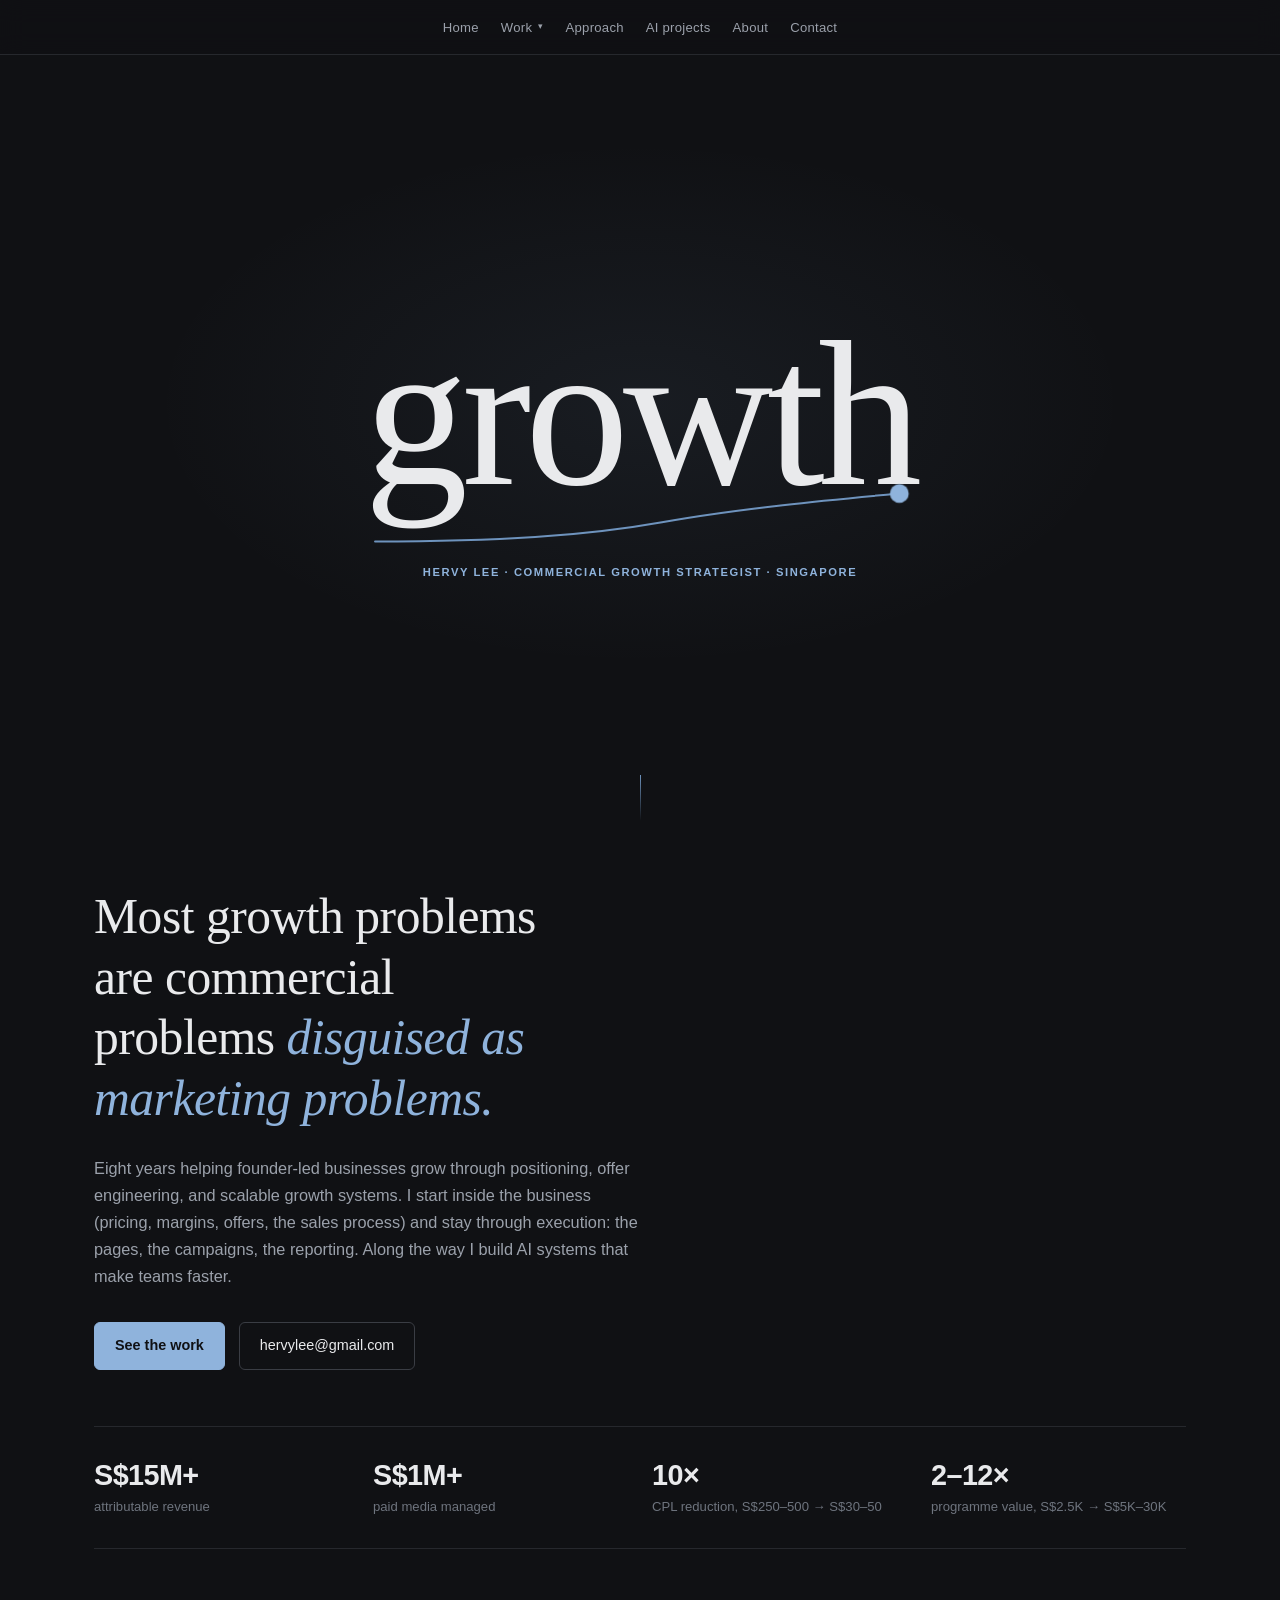
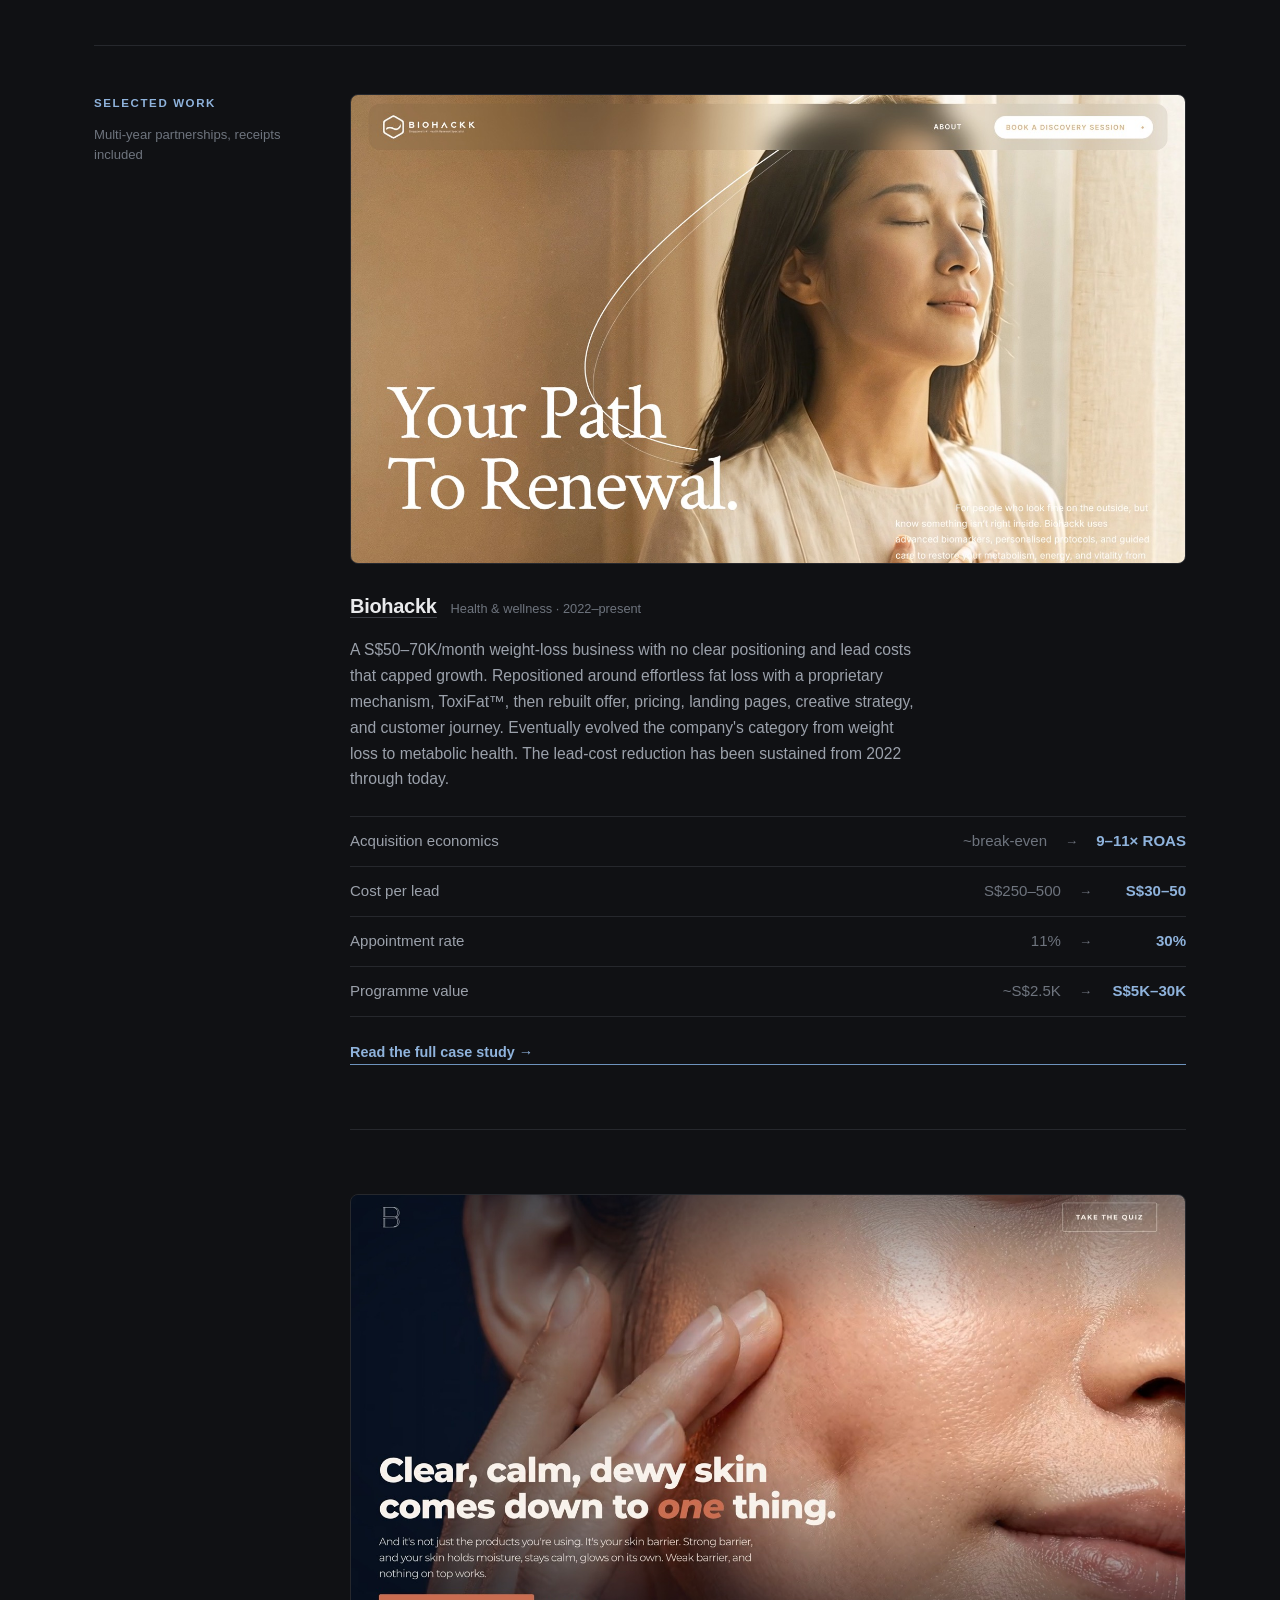
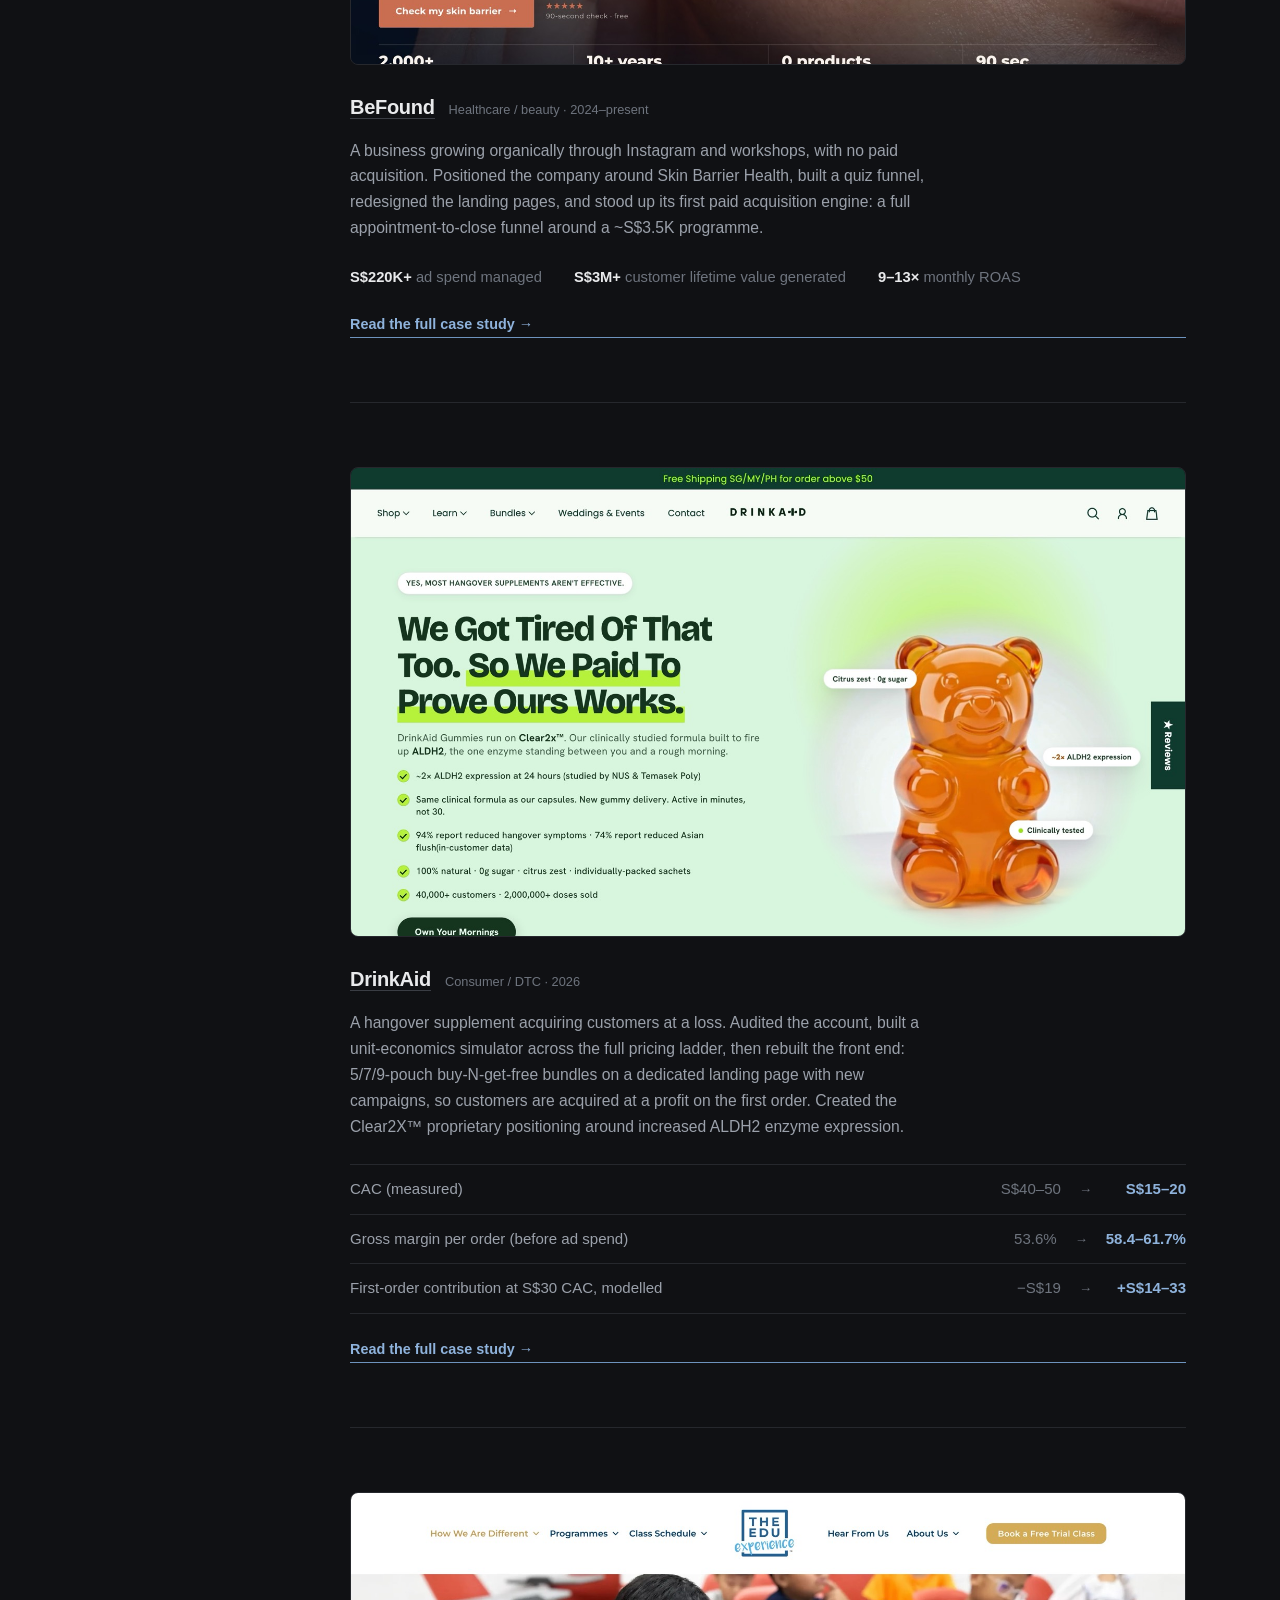
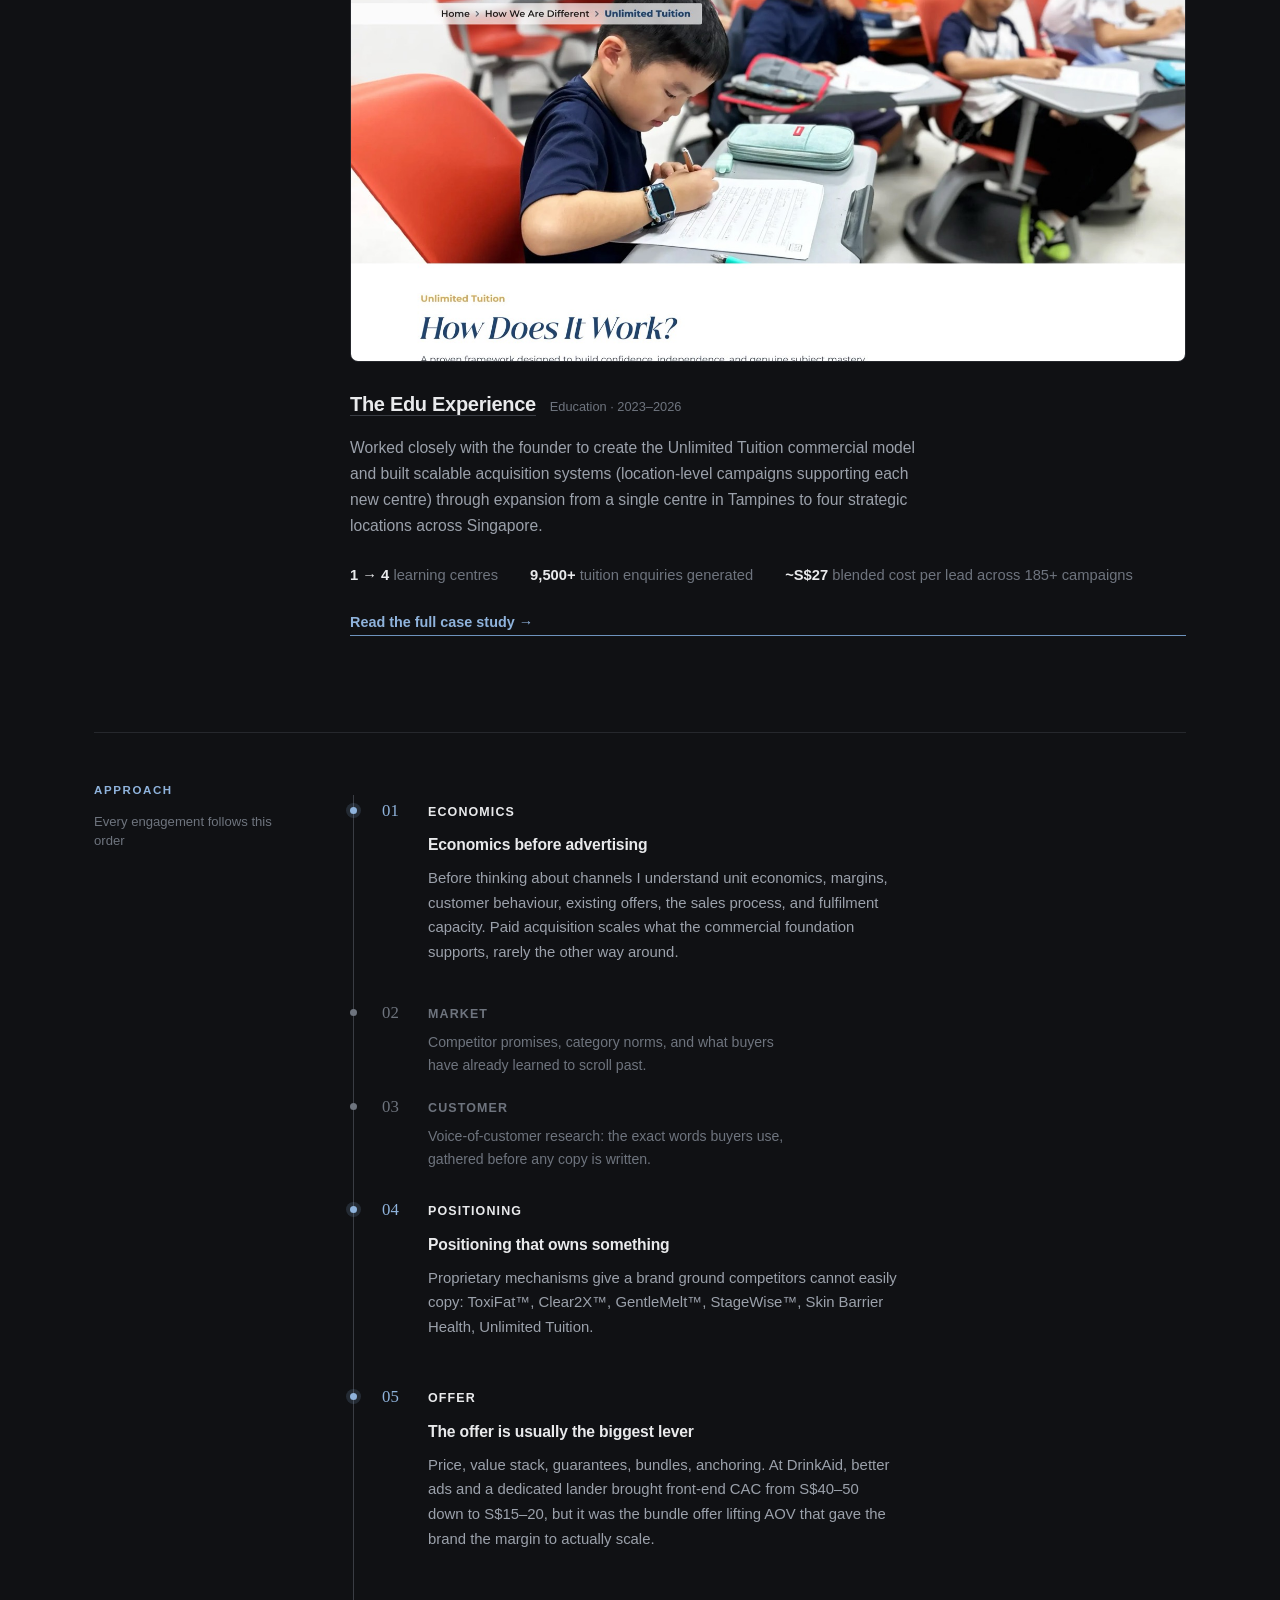
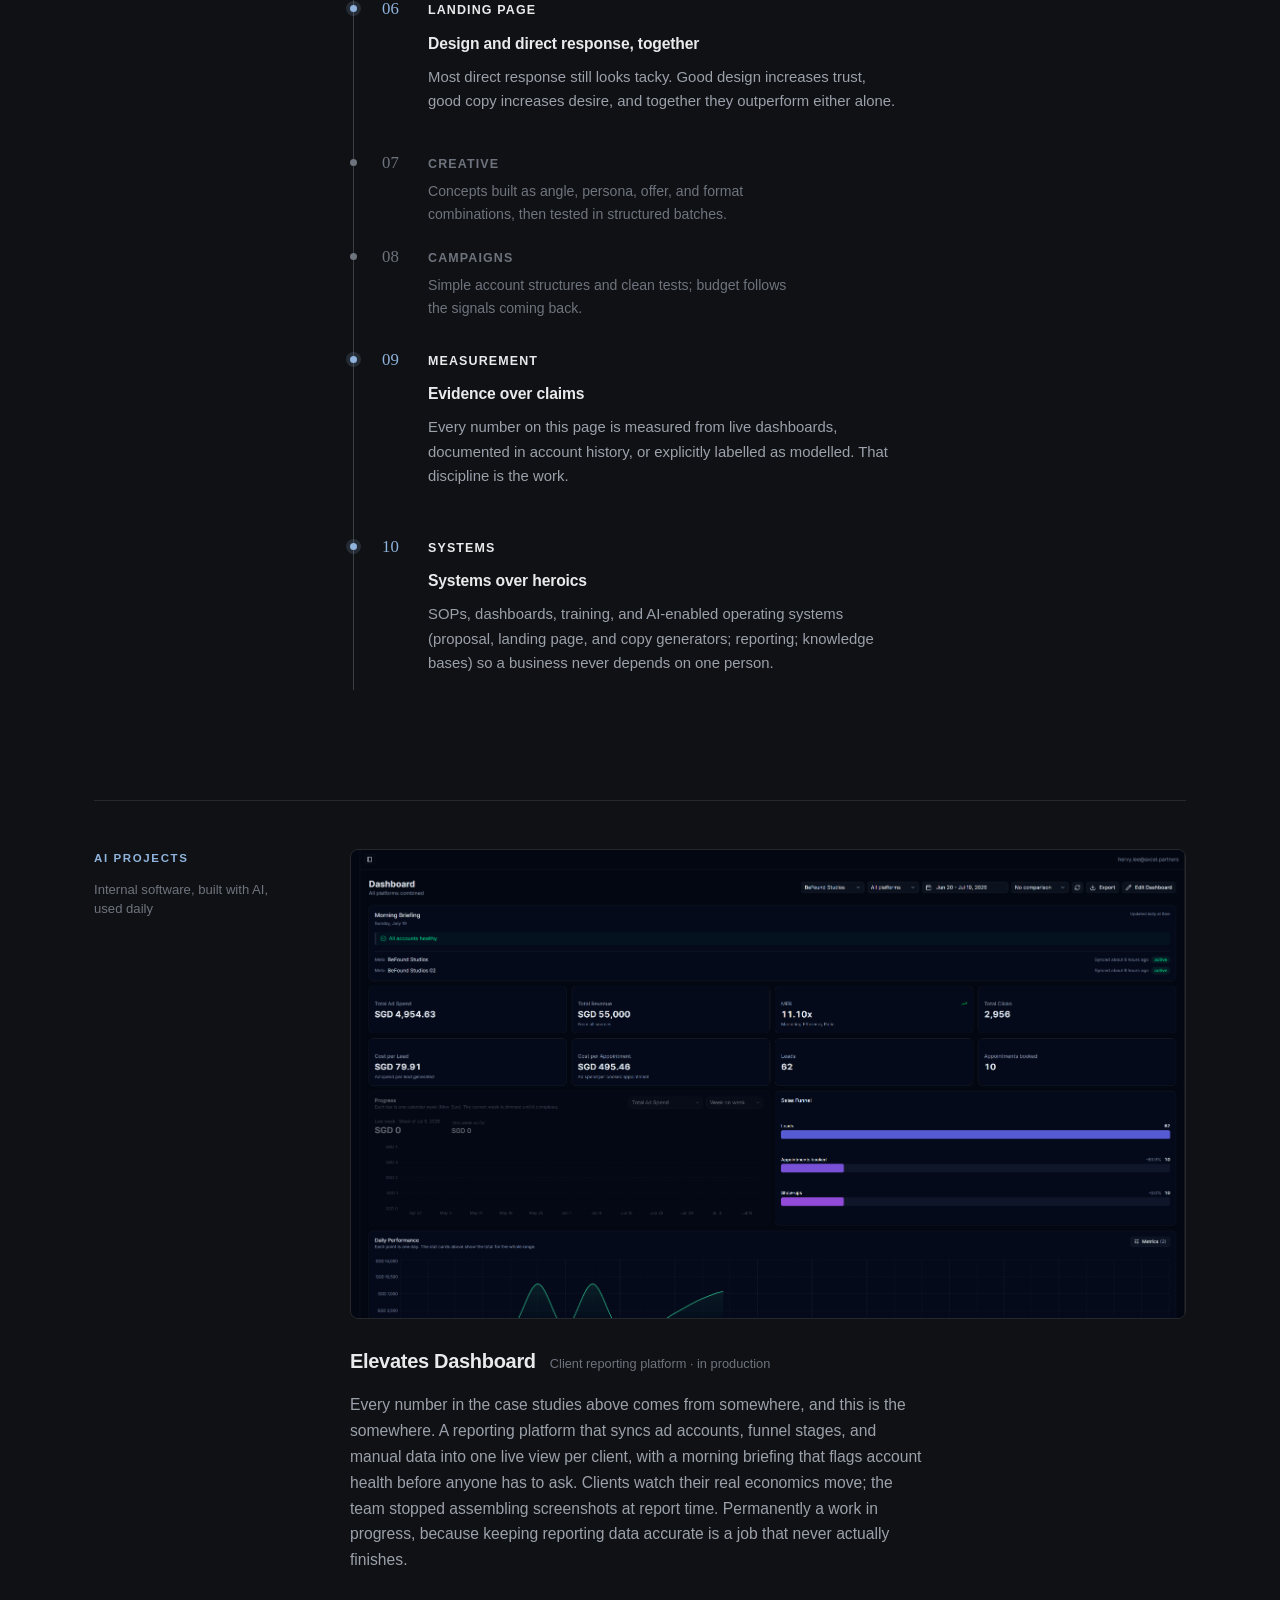
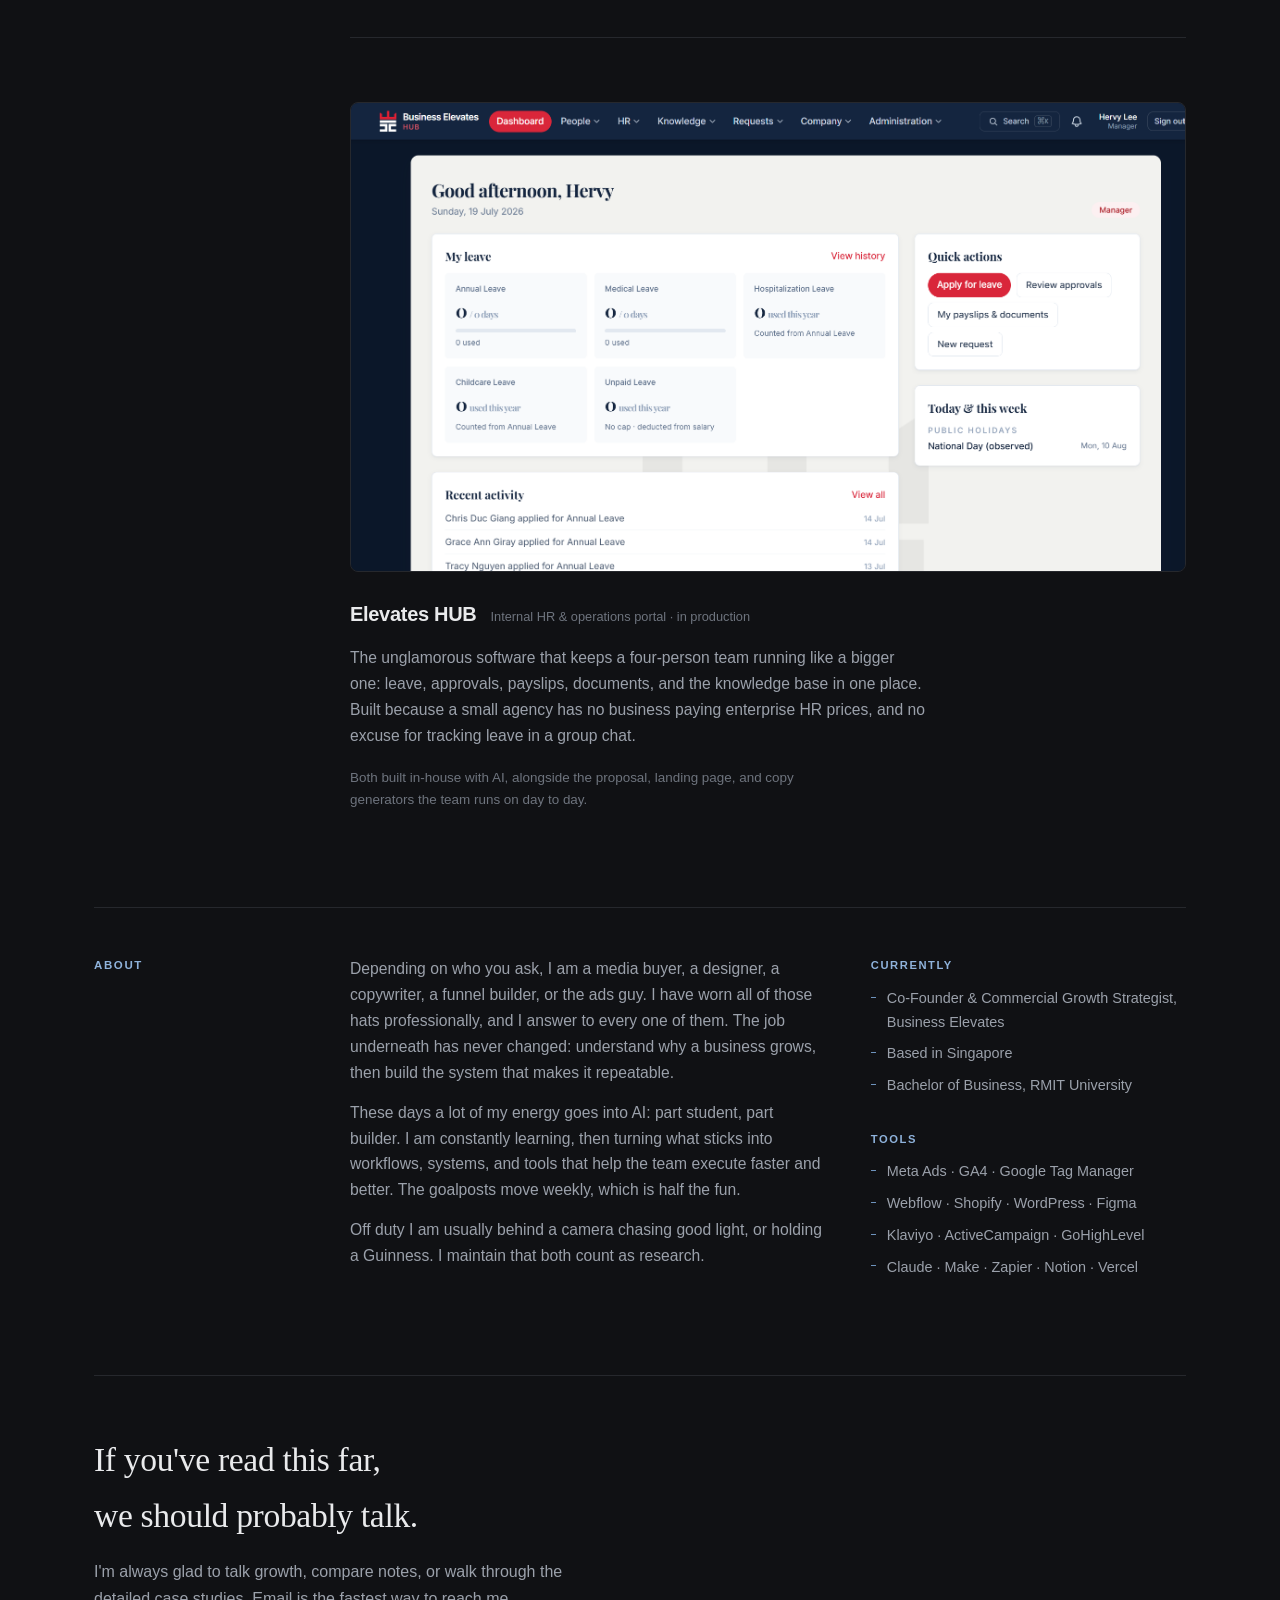
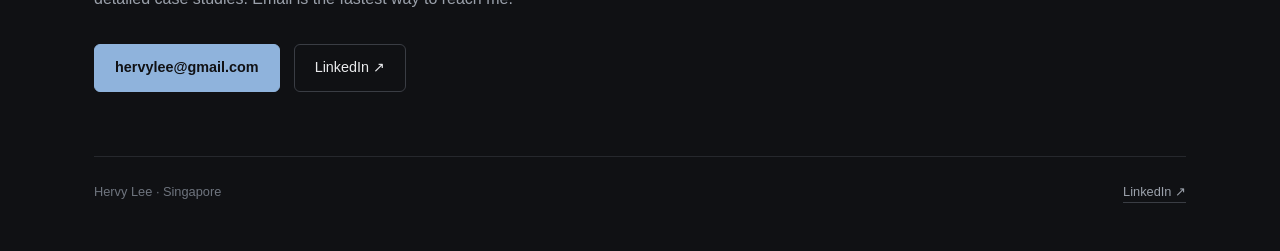
<file: index.html>
<!doctype html>
<html lang="en" data-theme="dark">
<head>
<meta charset="utf-8">
<meta name="viewport" content="width=device-width, initial-scale=1">
<title>Hervy Lee · Commercial Growth Strategist</title>
<meta name="description" content="Commercial growth strategist in Singapore. Eight years helping founder-led businesses solve growth challenges through positioning, offer engineering, and scalable growth systems.">
<meta property="og:title" content="Hervy Lee · Commercial Growth Strategist">
<meta property="og:description" content="Most growth problems are commercial problems disguised as marketing problems.">
<meta property="og:type" content="website">
<link rel="icon" href="data:image/svg+xml,%3Csvg xmlns='http://www.w3.org/2000/svg' viewBox='0 0 64 64'%3E%3Crect width='64' height='64' rx='12' fill='%23101114'/%3E%3Ctext x='32' y='42' font-family='Georgia,serif' font-size='32' fill='%238FB3DC' text-anchor='middle'%3EH%3C/text%3E%3C/svg%3E">
<link rel="stylesheet" href="assets/site.css">
</head>
<body>

<nav>
  <div class="nav-inner">
    <button class="nav-toggle" type="button" aria-label="Menu" aria-expanded="false"><span></span><span></span><span></span></button>
    <div class="nav-links">
      <a href="#top">Home</a>
      <div class="dropdown">
        <button type="button" aria-expanded="false" aria-haspopup="true">Work <span class="caret">▾</span></button>
        <div class="dropdown-menu">
          <a href="work/biohackk.html">Biohackk <span class="sub">Health &amp; wellness</span></a>
          <a href="work/befound.html">BeFound <span class="sub">Healthcare / beauty</span></a>
          <a href="work/drinkaid.html">DrinkAid <span class="sub">Consumer / DTC</span></a>
          <a href="work/hltone.html">HLTone <span class="sub">Infant nutrition</span></a>
          <a href="work/edu.html">The Edu Experience <span class="sub">Education</span></a>
          <a class="all" href="#work">All selected work</a>
        </div>
      </div>
      <a href="#approach">Approach</a>
      <a href="#projects">AI projects</a>
      <a href="#about">About</a>
      <a href="#contact">Contact</a>
    </div>
  </div>
</nav>

<div class="wrap" id="top">

  <header class="cine" aria-label="Hervy Lee, commercial growth strategist">
    <div class="gw play" id="gw" aria-hidden="true"><span class="l">g</span><span class="l">r</span><span class="l">o</span><span class="l">w</span><span class="l">t</span><span class="l">h</span><svg viewBox="0 0 100 12" aria-hidden="true" focusable="false"><path d="M2 10.5 C 24 10.5, 40 9.5, 54 7 S 84 3, 97 1.8" pathLength="1"/><circle cx="97" cy="1.8" r="1.7"/></svg></div>
    <p class="cine-eyebrow eyebrow">Hervy Lee · Commercial Growth Strategist · Singapore</p>
    <a class="scroll-cue" href="#intro" aria-label="Scroll to introduction"><span></span></a>
  </header>

  <section class="intro" id="intro">
    <h1>Most growth problems are commercial problems <em>disguised as marketing problems.</em></h1>
    <p class="lede">Eight years helping founder-led businesses grow through positioning, offer engineering, and scalable growth systems. I start inside the business (pricing, margins, offers, the sales process) and stay through execution: the pages, the campaigns, the reporting. Along the way I build AI systems that make teams faster.</p>
    <div class="hero-ctas">
      <a class="btn" href="#work">See the work</a>
      <a class="btn ghost" href="mailto:hervylee@gmail.com">hervylee@gmail.com</a>
    </div>
    <div class="metrics reveal">
      <div class="metric"><div class="value">S$15M+</div><div class="label">attributable revenue</div></div>
      <div class="metric"><div class="value">S$1M+</div><div class="label">paid media managed</div></div>
      <div class="metric"><div class="value">10×</div><div class="label">CPL reduction, S$250–500 → S$30–50</div></div>
      <div class="metric"><div class="value">2–12×</div><div class="label">programme value, S$2.5K → S$5K–30K</div></div>
    </div>
  </section>

  <section id="work" class="rail">
    <div class="sec-head">
      <h2 class="sec-title">Selected work</h2>
      <span class="note">Multi-year partnerships, receipts included</span>
    </div>

    <div class="case reveal">
      <a class="cover" href="work/biohackk.html" aria-label="Read the Biohackk case study"><img src="assets/biohackk.jpg" alt="Biohackk homepage hero: serif headline reading Your Path To Renewal over warm video footage of a woman in morning light" loading="lazy"></a>
      <div class="case-head"><h3><a href="work/biohackk.html">Biohackk</a></h3><span class="tag">Health &amp; wellness · 2022–present</span></div>
      <p class="story">A S$50–70K/month weight-loss business with no clear positioning and lead costs that capped growth. Repositioned around effortless fat loss with a proprietary mechanism, ToxiFat™, then rebuilt offer, pricing, landing pages, creative strategy, and customer journey. Eventually evolved the company's category from weight loss to metabolic health. The lead-cost reduction has been sustained from 2022 through today.</p>
      <div class="deltas">
        <div class="delta"><span class="what">Acquisition economics</span><span class="from">~break-even</span><span class="arrow">→</span><span class="to">9–11× ROAS</span></div>
        <div class="delta"><span class="what">Cost per lead</span><span class="from">S$250–500</span><span class="arrow">→</span><span class="to">S$30–50</span></div>
        <div class="delta"><span class="what">Appointment rate</span><span class="from">11%</span><span class="arrow">→</span><span class="to">30%</span></div>
        <div class="delta"><span class="what">Programme value</span><span class="from">~S$2.5K</span><span class="arrow">→</span><span class="to">S$5K–30K</span></div>
      </div>
      <a class="case-link" href="work/biohackk.html">Read the full case study →</a>
    </div>

    <div class="case reveal">
      <a class="cover" href="work/befound.html" aria-label="Read the BeFound case study"><img src="assets/befound.jpg" alt="BeFound Skin Barrier landing page: Clear, calm, dewy skin comes down to one thing, with a quiz call to action" loading="lazy"></a>
      <div class="case-head"><h3><a href="work/befound.html">BeFound</a></h3><span class="tag">Healthcare / beauty · 2024–present</span></div>
      <p class="story">A business growing organically through Instagram and workshops, with no paid acquisition. Positioned the company around Skin Barrier Health, built a quiz funnel, redesigned the landing pages, and stood up its first paid acquisition engine: a full appointment-to-close funnel around a ~S$3.5K programme.</p>
      <div class="facts">
        <div class="fact"><strong>S$220K+</strong> <span>ad spend managed</span></div>
        <div class="fact"><strong>S$3M+</strong> <span>customer lifetime value generated</span></div>
        <div class="fact"><strong>9–13×</strong> <span>monthly ROAS</span></div>
      </div>
      <a class="case-link" href="work/befound.html">Read the full case study →</a>
    </div>

    <div class="case reveal">
      <a class="cover" href="work/drinkaid.html" aria-label="Read the DrinkAid case study"><img src="assets/drinkaid.jpg" alt="DrinkAid gummies landing page: We Got Tired Of That Too. So We Paid To Prove Ours Works, with an amber gummy bear" loading="lazy"></a>
      <div class="case-head"><h3><a href="work/drinkaid.html">DrinkAid</a></h3><span class="tag">Consumer / DTC · 2026</span></div>
      <p class="story">A hangover supplement acquiring customers at a loss. Audited the account, built a unit-economics simulator across the full pricing ladder, then rebuilt the front end: 5/7/9-pouch buy-N-get-free bundles on a dedicated landing page with new campaigns, so customers are acquired at a profit on the first order. Created the Clear2X™ proprietary positioning around increased ALDH2 enzyme expression.</p>
      <div class="deltas">
        <div class="delta"><span class="what">CAC (measured)</span><span class="from">S$40–50</span><span class="arrow">→</span><span class="to">S$15–20</span></div>
        <div class="delta"><span class="what">Gross margin per order (before ad spend)</span><span class="from">53.6%</span><span class="arrow">→</span><span class="to">58.4–61.7%</span></div>
        <div class="delta"><span class="what">First-order contribution at S$30 CAC, modelled</span><span class="from">−S$19</span><span class="arrow">→</span><span class="to">+S$14–33</span></div>
      </div>
      <a class="case-link" href="work/drinkaid.html">Read the full case study →</a>
    </div>

    <div class="case reveal">
      <a class="cover" href="work/edu.html" aria-label="Read The Edu Experience case study"><img src="assets/edu.jpg" alt="The Edu Experience Unlimited Tuition page: How Does It Work, above a classroom of students" loading="lazy"></a>
      <div class="case-head"><h3><a href="work/edu.html">The Edu Experience</a></h3><span class="tag">Education · 2023–2026</span></div>
      <p class="story">Worked closely with the founder to create the Unlimited Tuition commercial model and built scalable acquisition systems (location-level campaigns supporting each new centre) through expansion from a single centre in Tampines to four strategic locations across Singapore.</p>
      <div class="facts">
        <div class="fact"><strong>1 → 4</strong> <span>learning centres</span></div>
        <div class="fact"><strong>9,500+</strong> <span>tuition enquiries generated</span></div>
        <div class="fact"><strong>~S$27</strong> <span>blended cost per lead across 185+ campaigns</span></div>
      </div>
      <a class="case-link" href="work/edu.html">Read the full case study →</a>
    </div>
  </section>

  <section id="approach" class="rail">
    <div class="sec-head">
      <h2 class="sec-title">Approach</h2>
      <span class="note">Every engagement follows this order</span>
    </div>
    <div class="journey">
      <div class="stage has-note reveal">
        <div class="stage-head"><span class="s-num">01</span><span class="s-name">Economics</span></div>
        <div class="stage-note">
          <h4>Economics before advertising</h4>
          <p>Before thinking about channels I understand unit economics, margins, customer behaviour, existing offers, the sales process, and fulfilment capacity. Paid acquisition scales what the commercial foundation supports, rarely the other way around.</p>
        </div>
      </div>
      <div class="stage reveal">
        <div class="stage-head"><span class="s-num">02</span><span class="s-name">Market</span></div>
        <p class="stage-line">Competitor promises, category norms, and what buyers have already learned to scroll past.</p>
      </div>
      <div class="stage reveal">
        <div class="stage-head"><span class="s-num">03</span><span class="s-name">Customer</span></div>
        <p class="stage-line">Voice-of-customer research: the exact words buyers use, gathered before any copy is written.</p>
      </div>
      <div class="stage has-note reveal">
        <div class="stage-head"><span class="s-num">04</span><span class="s-name">Positioning</span></div>
        <div class="stage-note">
          <h4>Positioning that owns something</h4>
          <p>Proprietary mechanisms give a brand ground competitors cannot easily copy: ToxiFat™, Clear2X™, GentleMelt™, StageWise™, Skin Barrier Health, Unlimited Tuition.</p>
        </div>
      </div>
      <div class="stage has-note reveal">
        <div class="stage-head"><span class="s-num">05</span><span class="s-name">Offer</span></div>
        <div class="stage-note">
          <h4>The offer is usually the biggest lever</h4>
          <p>Price, value stack, guarantees, bundles, anchoring. At DrinkAid, better ads and a dedicated lander brought front-end CAC from S$40–50 down to S$15–20, but it was the bundle offer lifting AOV that gave the brand the margin to actually scale.</p>
        </div>
      </div>
      <div class="stage has-note reveal">
        <div class="stage-head"><span class="s-num">06</span><span class="s-name">Landing page</span></div>
        <div class="stage-note">
          <h4>Design and direct response, together</h4>
          <p>Most direct response still looks tacky. Good design increases trust, good copy increases desire, and together they outperform either alone.</p>
        </div>
      </div>
      <div class="stage reveal">
        <div class="stage-head"><span class="s-num">07</span><span class="s-name">Creative</span></div>
        <p class="stage-line">Concepts built as angle, persona, offer, and format combinations, then tested in structured batches.</p>
      </div>
      <div class="stage reveal">
        <div class="stage-head"><span class="s-num">08</span><span class="s-name">Campaigns</span></div>
        <p class="stage-line">Simple account structures and clean tests; budget follows the signals coming back.</p>
      </div>
      <div class="stage has-note reveal">
        <div class="stage-head"><span class="s-num">09</span><span class="s-name">Measurement</span></div>
        <div class="stage-note">
          <h4>Evidence over claims</h4>
          <p>Every number on this page is measured from live dashboards, documented in account history, or explicitly labelled as modelled. That discipline is the work.</p>
        </div>
      </div>
      <div class="stage has-note reveal">
        <div class="stage-head"><span class="s-num">10</span><span class="s-name">Systems</span></div>
        <div class="stage-note">
          <h4>Systems over heroics</h4>
          <p>SOPs, dashboards, training, and AI-enabled operating systems (proposal, landing page, and copy generators; reporting; knowledge bases) so a business never depends on one person.</p>
        </div>
      </div>
    </div>
  </section>

  <section id="projects" class="rail">
    <div class="sec-head">
      <h2 class="sec-title">AI projects</h2>
      <span class="note">Internal software, built with AI, used daily</span>
    </div>

    <div class="case reveal">
      <div class="cover"><img class="crop-right" src="assets/elevates-dashboard.png" alt="Elevates performance dashboard: morning briefing with account health, total spend, MER, cost per lead and appointment, sales funnel, and week-on-week progress for a client account" loading="lazy"></div>
      <div class="case-head"><h3>Elevates Dashboard</h3><span class="tag">Client reporting platform · in production</span></div>
      <p class="story">Every number in the case studies above comes from somewhere, and this is the somewhere. A reporting platform that syncs ad accounts, funnel stages, and manual data into one live view per client, with a morning briefing that flags account health before anyone has to ask. Clients watch their real economics move; the team stopped assembling screenshots at report time. Permanently a work in progress, because keeping reporting data accurate is a job that never actually finishes.</p>
    </div>

    <div class="case reveal">
      <div class="cover"><img src="assets/elevates-hub.png" alt="Business Elevates HUB: internal portal with leave calendar, quick actions for approvals and payslips, leave balances, and recent activity" loading="lazy"></div>
      <div class="case-head"><h3>Elevates HUB</h3><span class="tag">Internal HR &amp; operations portal · in production</span></div>
      <p class="story">The unglamorous software that keeps a four-person team running like a bigger one: leave, approvals, payslips, documents, and the knowledge base in one place. Built because a small agency has no business paying enterprise HR prices, and no excuse for tracking leave in a group chat.</p>
      <p class="footnote">Both built in-house with AI, alongside the proposal, landing page, and copy generators the team runs on day to day.</p>
    </div>
  </section>

  <section id="about" class="rail">
    <div class="sec-head">
      <h2 class="sec-title">About</h2>
    </div>
    <div class="about-grid">
      <div class="about reveal">
        <p>Depending on who you ask, I am a media buyer, a designer, a copywriter, a funnel builder, or the ads guy. I have worn all of those hats professionally, and I answer to every one of them. The job underneath has never changed: understand why a business grows, then build the system that makes it repeatable.</p>
        <p>These days a lot of my energy goes into AI: part student, part builder. I am constantly learning, then turning what sticks into workflows, systems, and tools that help the team execute faster and better. The goalposts move weekly, which is half the fun.</p>
        <p>Off duty I am usually behind a camera chasing good light, or holding a Guinness. I maintain that both count as research.</p>
      </div>
      <div>
        <div class="side-list reveal">
          <h4>Currently</h4>
          <ul>
            <li>Co-Founder &amp; Commercial Growth Strategist, Business Elevates</li>
            <li>Based in Singapore</li>
            <li>Bachelor of Business, RMIT University</li>
          </ul>
        </div>
        <div class="side-list reveal">
          <h4>Tools</h4>
          <ul>
            <li>Meta Ads · GA4 · Google Tag Manager</li>
            <li>Webflow · Shopify · WordPress · Figma</li>
            <li>Klaviyo · ActiveCampaign · GoHighLevel</li>
            <li>Claude · Make · Zapier · Notion · Vercel</li>
          </ul>
        </div>
      </div>
    </div>
  </section>

  <div class="contact-panel" id="contact">
    <h2>If you've read this far, we should probably talk.</h2>
    <p>I'm always glad to talk growth, compare notes, or walk through the detailed case studies. Email is the fastest way to reach me.</p>
    <div class="hero-ctas">
      <a class="btn" href="mailto:hervylee@gmail.com">hervylee@gmail.com</a>
      <a class="btn ghost" href="https://www.linkedin.com/in/hervylee/" rel="noopener">LinkedIn ↗</a>
    </div>
  </div>

  <footer>
    <span>Hervy Lee · Singapore</span>
    <a href="https://www.linkedin.com/in/hervylee/" rel="noopener">LinkedIn ↗</a>
  </footer>

</div>

<script src="assets/site.js"></script>

</body>
</html>
</file>
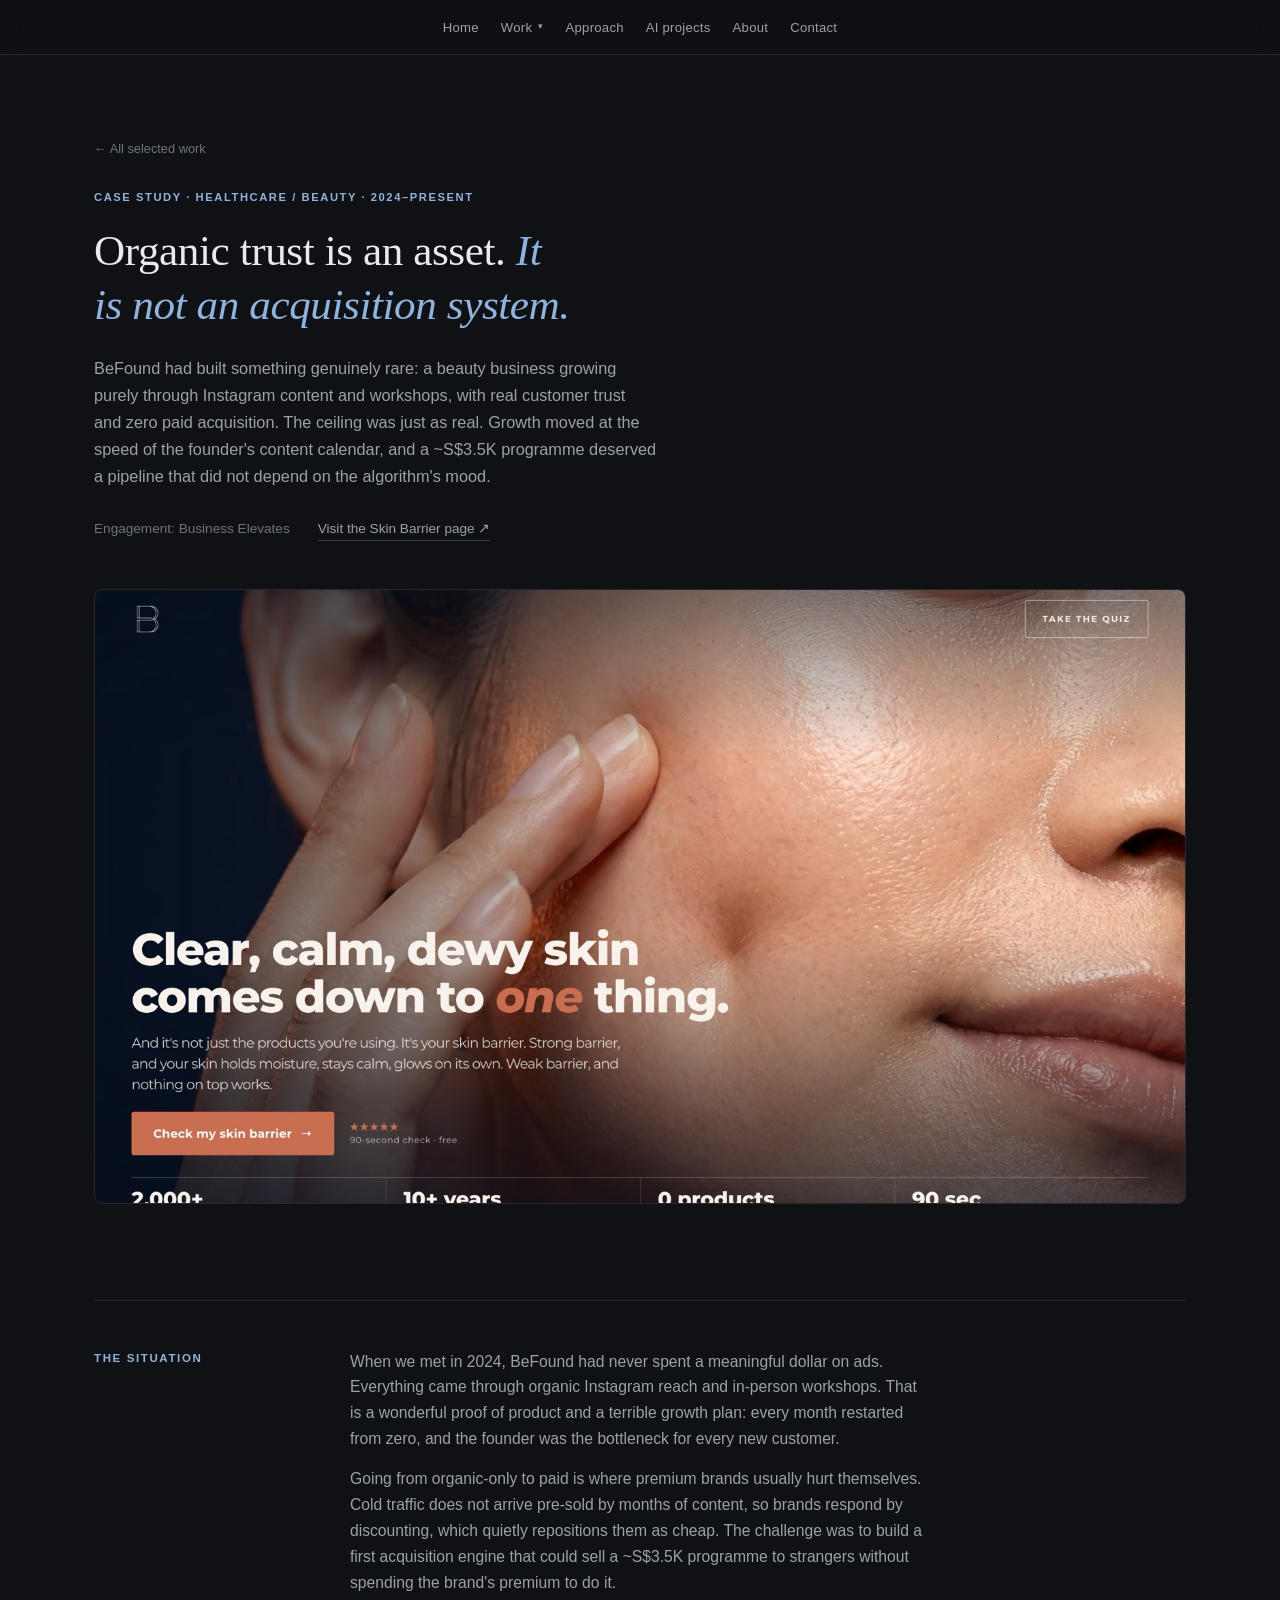
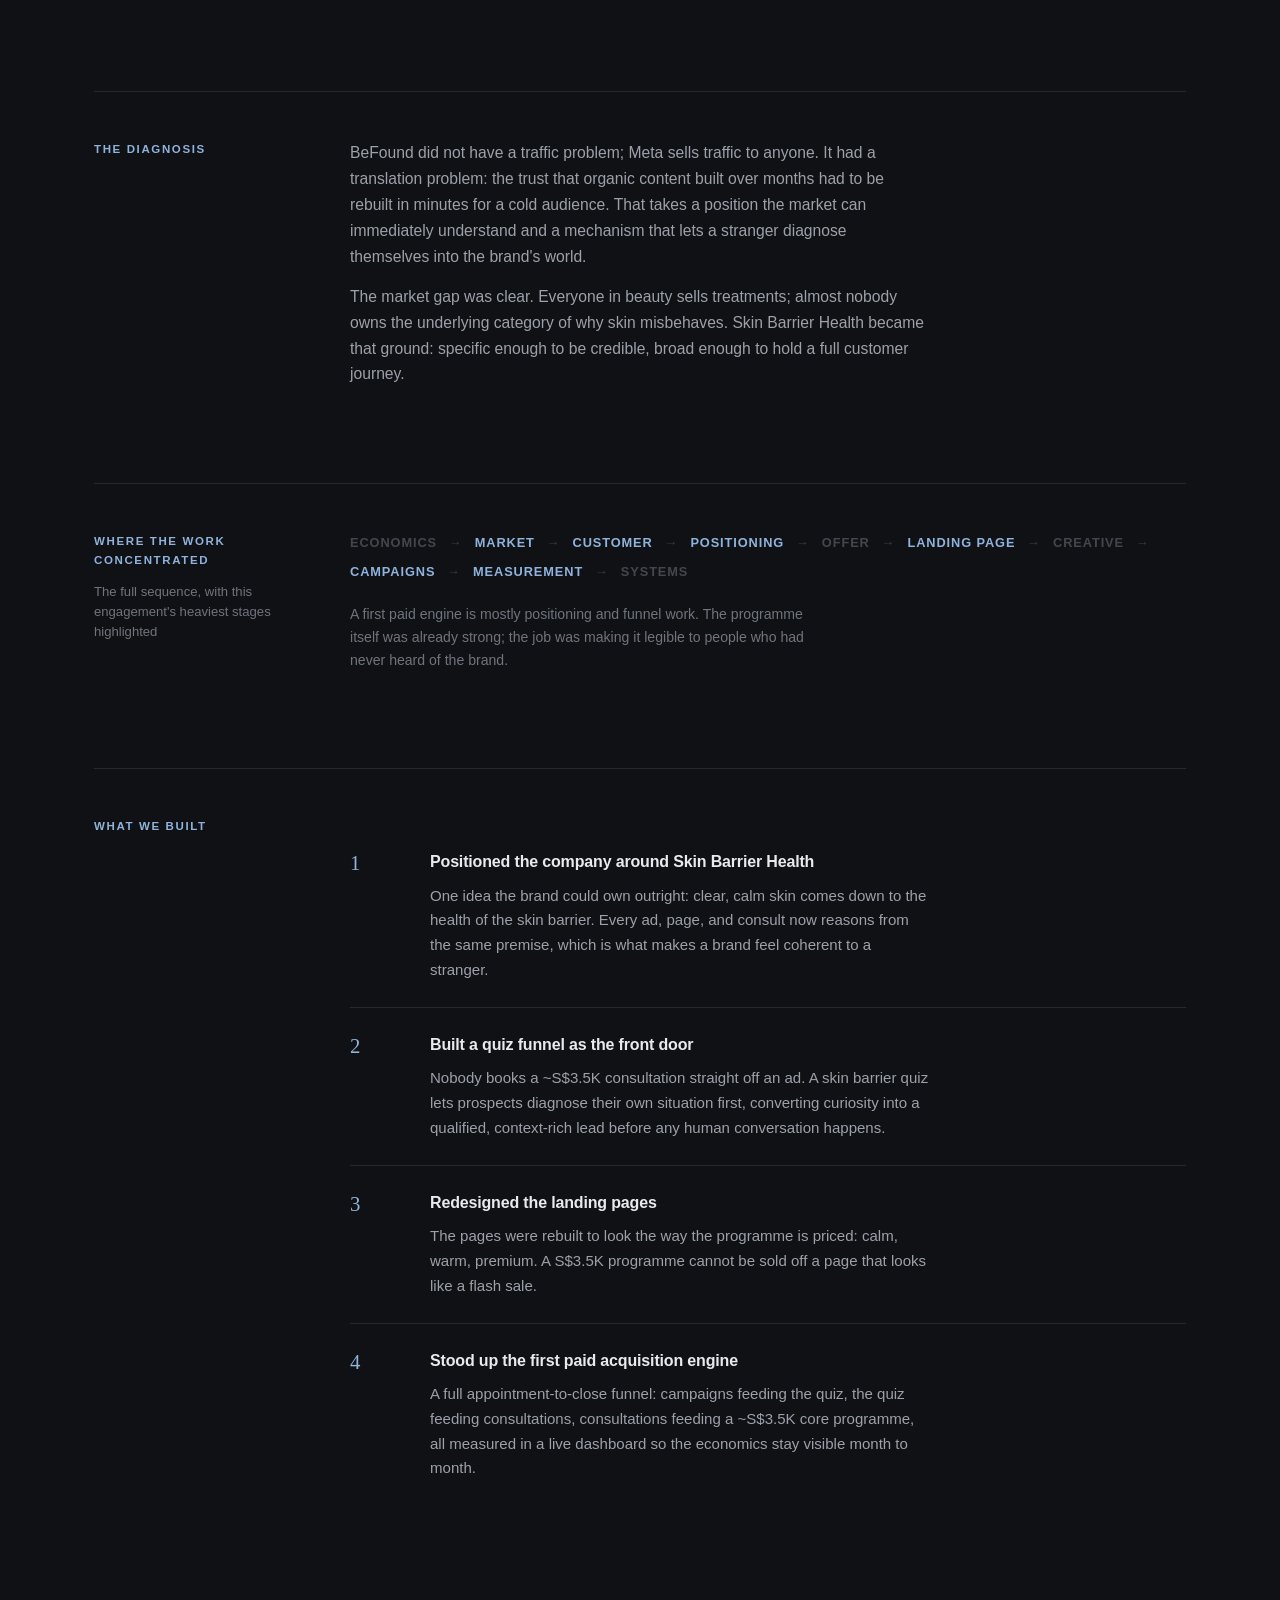
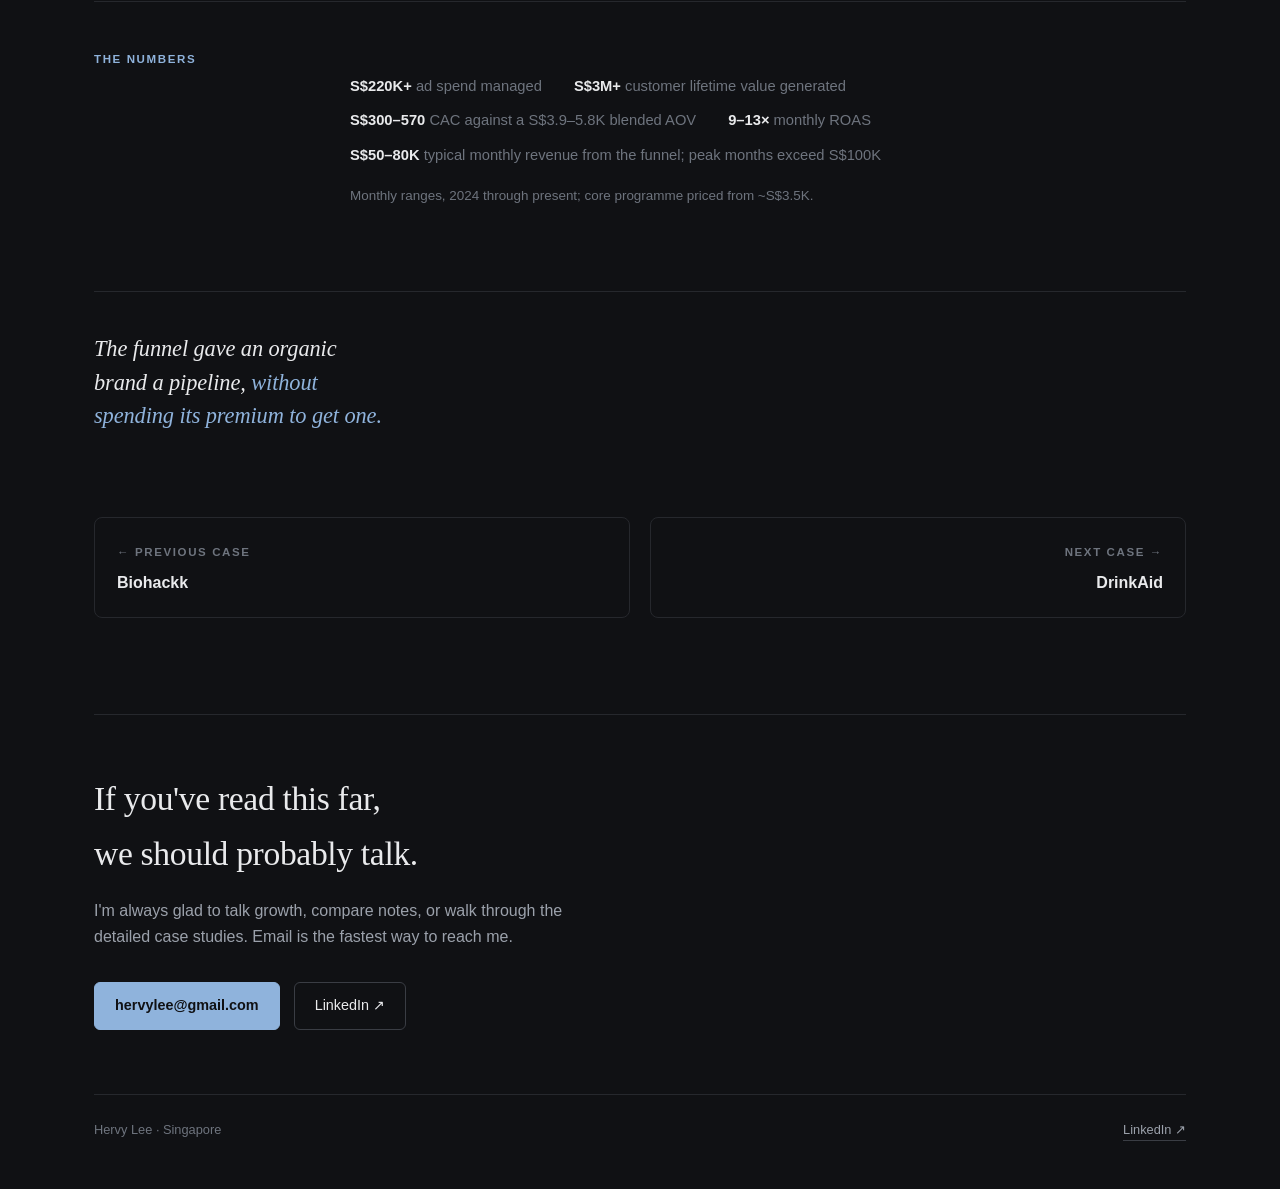
<file: work/befound.html>
<!doctype html>
<html lang="en" data-theme="dark">
<head>
<meta charset="utf-8">
<meta name="viewport" content="width=device-width, initial-scale=1">
<title>BeFound · Case study · Hervy Lee</title>
<meta name="description" content="How Skin Barrier Health positioning, a quiz funnel, and a first paid acquisition engine turned an organic-only beauty business into a predictable pipeline at 9–13× monthly ROAS.">
<link rel="icon" href="data:image/svg+xml,%3Csvg xmlns='http://www.w3.org/2000/svg' viewBox='0 0 64 64'%3E%3Crect width='64' height='64' rx='12' fill='%23101114'/%3E%3Ctext x='32' y='42' font-family='Georgia,serif' font-size='32' fill='%238FB3DC' text-anchor='middle'%3EH%3C/text%3E%3C/svg%3E">
<link rel="stylesheet" href="../assets/site.css">
</head>
<body>

<nav>
  <div class="nav-inner">
    <button class="nav-toggle" type="button" aria-label="Menu" aria-expanded="false"><span></span><span></span><span></span></button>
    <div class="nav-links">
      <a href="../index.html">Home</a>
      <div class="dropdown">
        <button type="button" aria-expanded="false" aria-haspopup="true">Work <span class="caret">▾</span></button>
        <div class="dropdown-menu">
          <a href="biohackk.html">Biohackk <span class="sub">Health &amp; wellness</span></a>
          <a href="befound.html">BeFound <span class="sub">Healthcare / beauty</span></a>
          <a href="drinkaid.html">DrinkAid <span class="sub">Consumer / DTC</span></a>
          <a href="hltone.html">HLTone <span class="sub">Infant nutrition</span></a>
          <a href="edu.html">The Edu Experience <span class="sub">Education</span></a>
          <a class="all" href="../index.html#work">All selected work</a>
        </div>
      </div>
      <a href="../index.html#approach">Approach</a>
      <a href="../index.html#projects">AI projects</a>
      <a href="../index.html#about">About</a>
      <a href="../index.html#contact">Contact</a>
    </div>
  </div>
</nav>

<div class="wrap">

  <header class="case-hero">
    <a class="crumb" href="../index.html#work">← All selected work</a>
    <div class="eyebrow">Case study · Healthcare / beauty · 2024–present</div>
    <h1>Organic trust is an asset. <em>It is not an acquisition system.</em></h1>
    <p class="lede">BeFound had built something genuinely rare: a beauty business growing purely through Instagram content and workshops, with real customer trust and zero paid acquisition. The ceiling was just as real. Growth moved at the speed of the founder's content calendar, and a ~S$3.5K programme deserved a pipeline that did not depend on the algorithm's mood.</p>
    <div class="meta">
      <span>Engagement: Business Elevates</span>
      <a href="https://www.befoundstudios.com/skin-barrier/" rel="noopener">Visit the Skin Barrier page ↗</a>
    </div>
    <div class="case-cover reveal"><img src="../assets/befound.jpg" alt="BeFound Skin Barrier landing page: Clear, calm, dewy skin comes down to one thing, with a quiz call to action"></div>
  </header>

  <section class="prose rail">
    <div class="sec-head">
      <h2 class="sec-title">The situation</h2>
    </div>
    <p>When we met in 2024, BeFound had never spent a meaningful dollar on ads. Everything came through organic Instagram reach and in-person workshops. That is a wonderful proof of product and a terrible growth plan: every month restarted from zero, and the founder was the bottleneck for every new customer.</p>
    <p>Going from organic-only to paid is where premium brands usually hurt themselves. Cold traffic does not arrive pre-sold by months of content, so brands respond by discounting, which quietly repositions them as cheap. The challenge was to build a first acquisition engine that could sell a ~S$3.5K programme to strangers without spending the brand's premium to do it.</p>
  </section>

  <section class="prose rail">
    <div class="sec-head">
      <h2 class="sec-title">The diagnosis</h2>
    </div>
    <p>BeFound did not have a traffic problem; Meta sells traffic to anyone. It had a translation problem: the trust that organic content built over months had to be rebuilt in minutes for a cold audience. That takes a position the market can immediately understand and a mechanism that lets a stranger diagnose themselves into the brand's world.</p>
    <p>The market gap was clear. Everyone in beauty sells treatments; almost nobody owns the underlying category of why skin misbehaves. Skin Barrier Health became that ground: specific enough to be credible, broad enough to hold a full customer journey.</p>
  </section>

  <section class="rail">
    <div class="sec-head">
      <h2 class="sec-title">Where the work concentrated</h2>
      <span class="note">The full sequence, with this engagement's heaviest stages highlighted</span>
    </div>
    <div class="sequence reveal">
      <span class="off">Economics</span><span class="sep">→</span>
      <span class="on">Market</span><span class="sep">→</span>
      <span class="on">Customer</span><span class="sep">→</span>
      <span class="on">Positioning</span><span class="sep">→</span>
      <span class="off">Offer</span><span class="sep">→</span>
      <span class="on">Landing page</span><span class="sep">→</span>
      <span class="off">Creative</span><span class="sep">→</span>
      <span class="on">Campaigns</span><span class="sep">→</span>
      <span class="on">Measurement</span><span class="sep">→</span>
      <span class="off">Systems</span>
    </div>
    <p class="seq-note">A first paid engine is mostly positioning and funnel work. The programme itself was already strong; the job was making it legible to people who had never heard of the brand.</p>
  </section>

  <section class="rail">
    <div class="sec-head">
      <h2 class="sec-title">What we built</h2>
    </div>
    <div class="moves">
      <div class="move reveal">
        <div class="num">1</div>
        <div>
          <h4>Positioned the company around Skin Barrier Health</h4>
          <p>One idea the brand could own outright: clear, calm skin comes down to the health of the skin barrier. Every ad, page, and consult now reasons from the same premise, which is what makes a brand feel coherent to a stranger.</p>
        </div>
      </div>
      <div class="move reveal">
        <div class="num">2</div>
        <div>
          <h4>Built a quiz funnel as the front door</h4>
          <p>Nobody books a ~S$3.5K consultation straight off an ad. A skin barrier quiz lets prospects diagnose their own situation first, converting curiosity into a qualified, context-rich lead before any human conversation happens.</p>
        </div>
      </div>
      <div class="move reveal">
        <div class="num">3</div>
        <div>
          <h4>Redesigned the landing pages</h4>
          <p>The pages were rebuilt to look the way the programme is priced: calm, warm, premium. A S$3.5K programme cannot be sold off a page that looks like a flash sale.</p>
        </div>
      </div>
      <div class="move reveal">
        <div class="num">4</div>
        <div>
          <h4>Stood up the first paid acquisition engine</h4>
          <p>A full appointment-to-close funnel: campaigns feeding the quiz, the quiz feeding consultations, consultations feeding a ~S$3.5K core programme, all measured in a live dashboard so the economics stay visible month to month.</p>
        </div>
      </div>
    </div>
  </section>

  <section class="rail">
    <div class="sec-head">
      <h2 class="sec-title">The numbers</h2>
    </div>
    <div class="facts reveal">
      <div class="fact"><strong>S$220K+</strong> <span>ad spend managed</span></div>
      <div class="fact"><strong>S$3M+</strong> <span>customer lifetime value generated</span></div>
      <div class="fact"><strong>S$300–570</strong> <span>CAC against a S$3.9–5.8K blended AOV</span></div>
      <div class="fact"><strong>9–13×</strong> <span>monthly ROAS</span></div>
      <div class="fact"><strong>S$50–80K</strong> <span>typical monthly revenue from the funnel; peak months exceed S$100K</span></div>
    </div>
    <p class="footnote">Monthly ranges, 2024 through present; core programme priced from ~S$3.5K.</p>
  </section>

  <div class="takeaway reveal">
    <p>The funnel gave an organic brand a pipeline, <em>without spending its premium to get one.</em></p>
  </div>

  <div class="case-nav">
    <a href="biohackk.html"><span class="dir">← Previous case</span><span class="name">Biohackk</span></a>
    <a class="next" href="drinkaid.html"><span class="dir">Next case →</span><span class="name">DrinkAid</span></a>
  </div>

  <div class="contact-panel" id="contact">
    <h2>If you've read this far, we should probably talk.</h2>
    <p>I'm always glad to talk growth, compare notes, or walk through the detailed case studies. Email is the fastest way to reach me.</p>
    <div class="hero-ctas">
      <a class="btn" href="mailto:hervylee@gmail.com">hervylee@gmail.com</a>
      <a class="btn ghost" href="https://www.linkedin.com/in/hervylee/" rel="noopener">LinkedIn ↗</a>
    </div>
  </div>

  <footer>
    <span>Hervy Lee · Singapore</span>
    <a href="https://www.linkedin.com/in/hervylee/" rel="noopener">LinkedIn ↗</a>
  </footer>

</div>

<script src="../assets/site.js"></script>

</body>
</html>
</file>
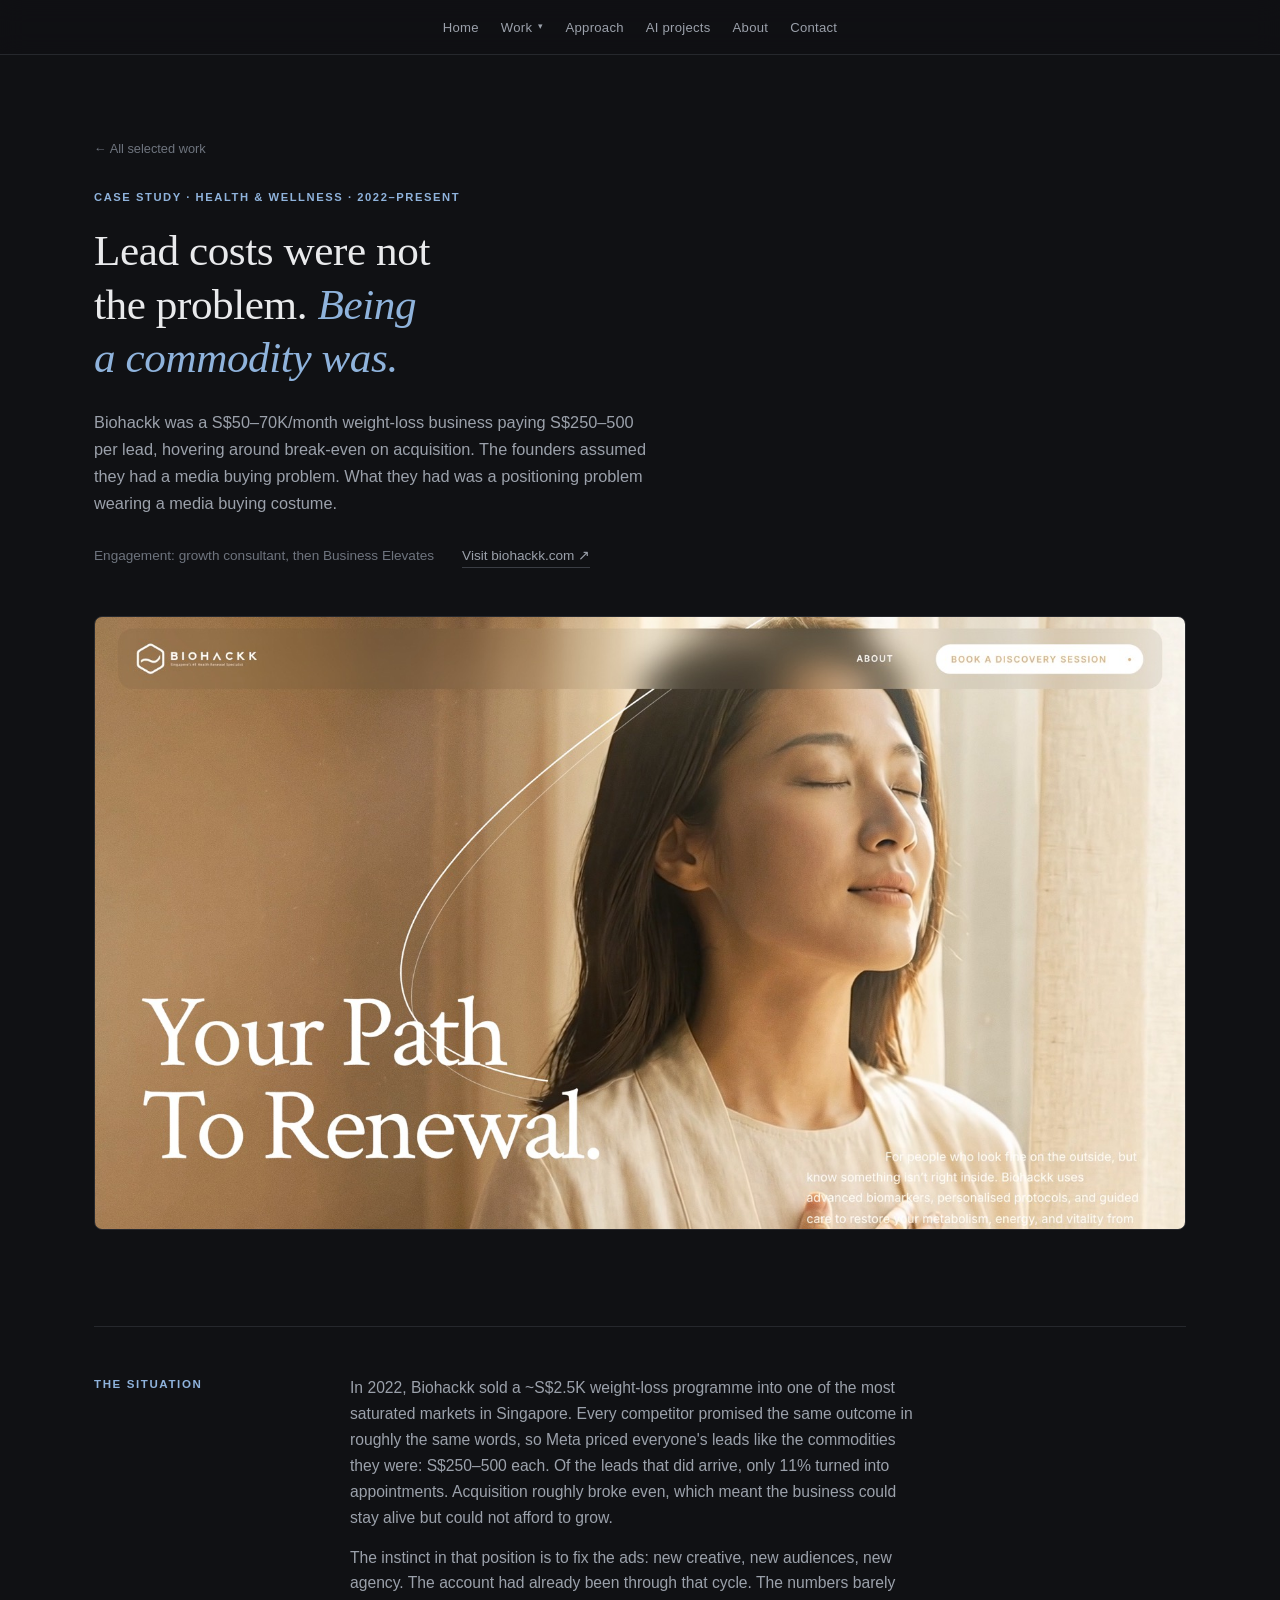
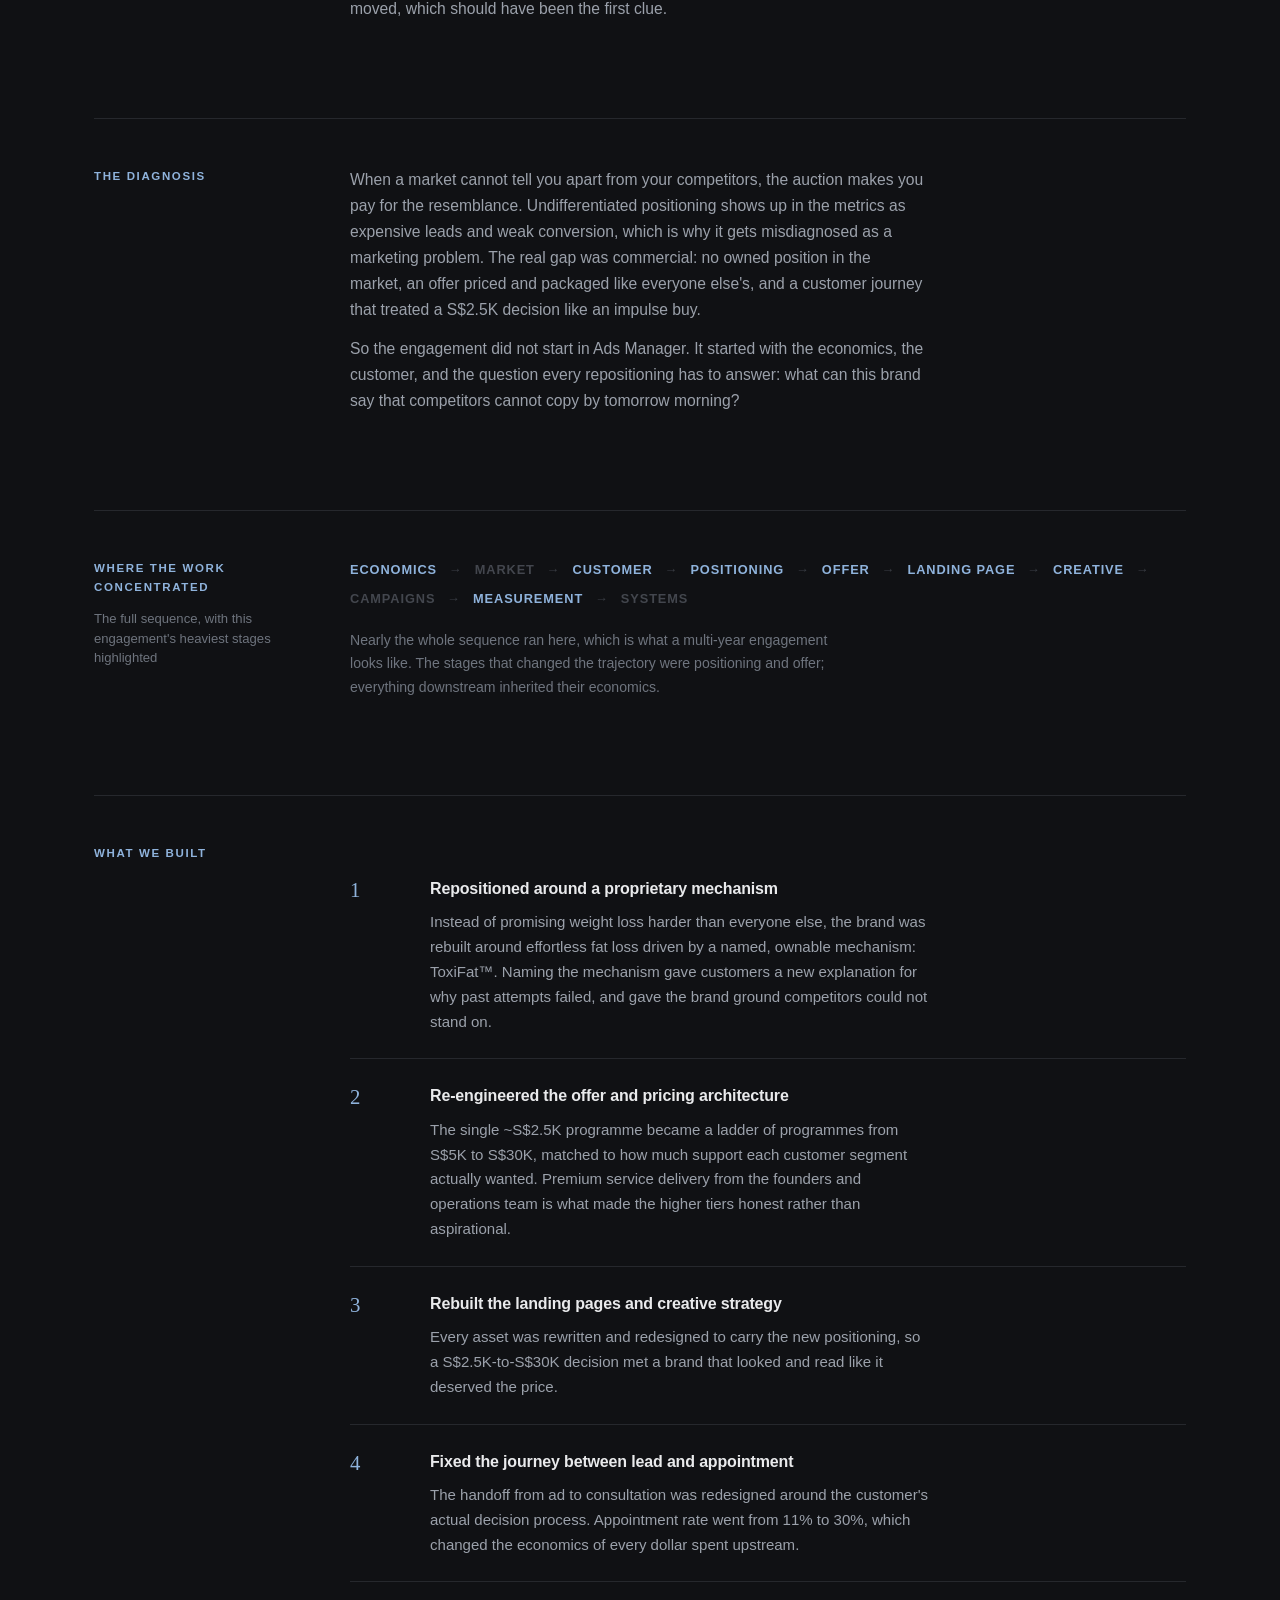
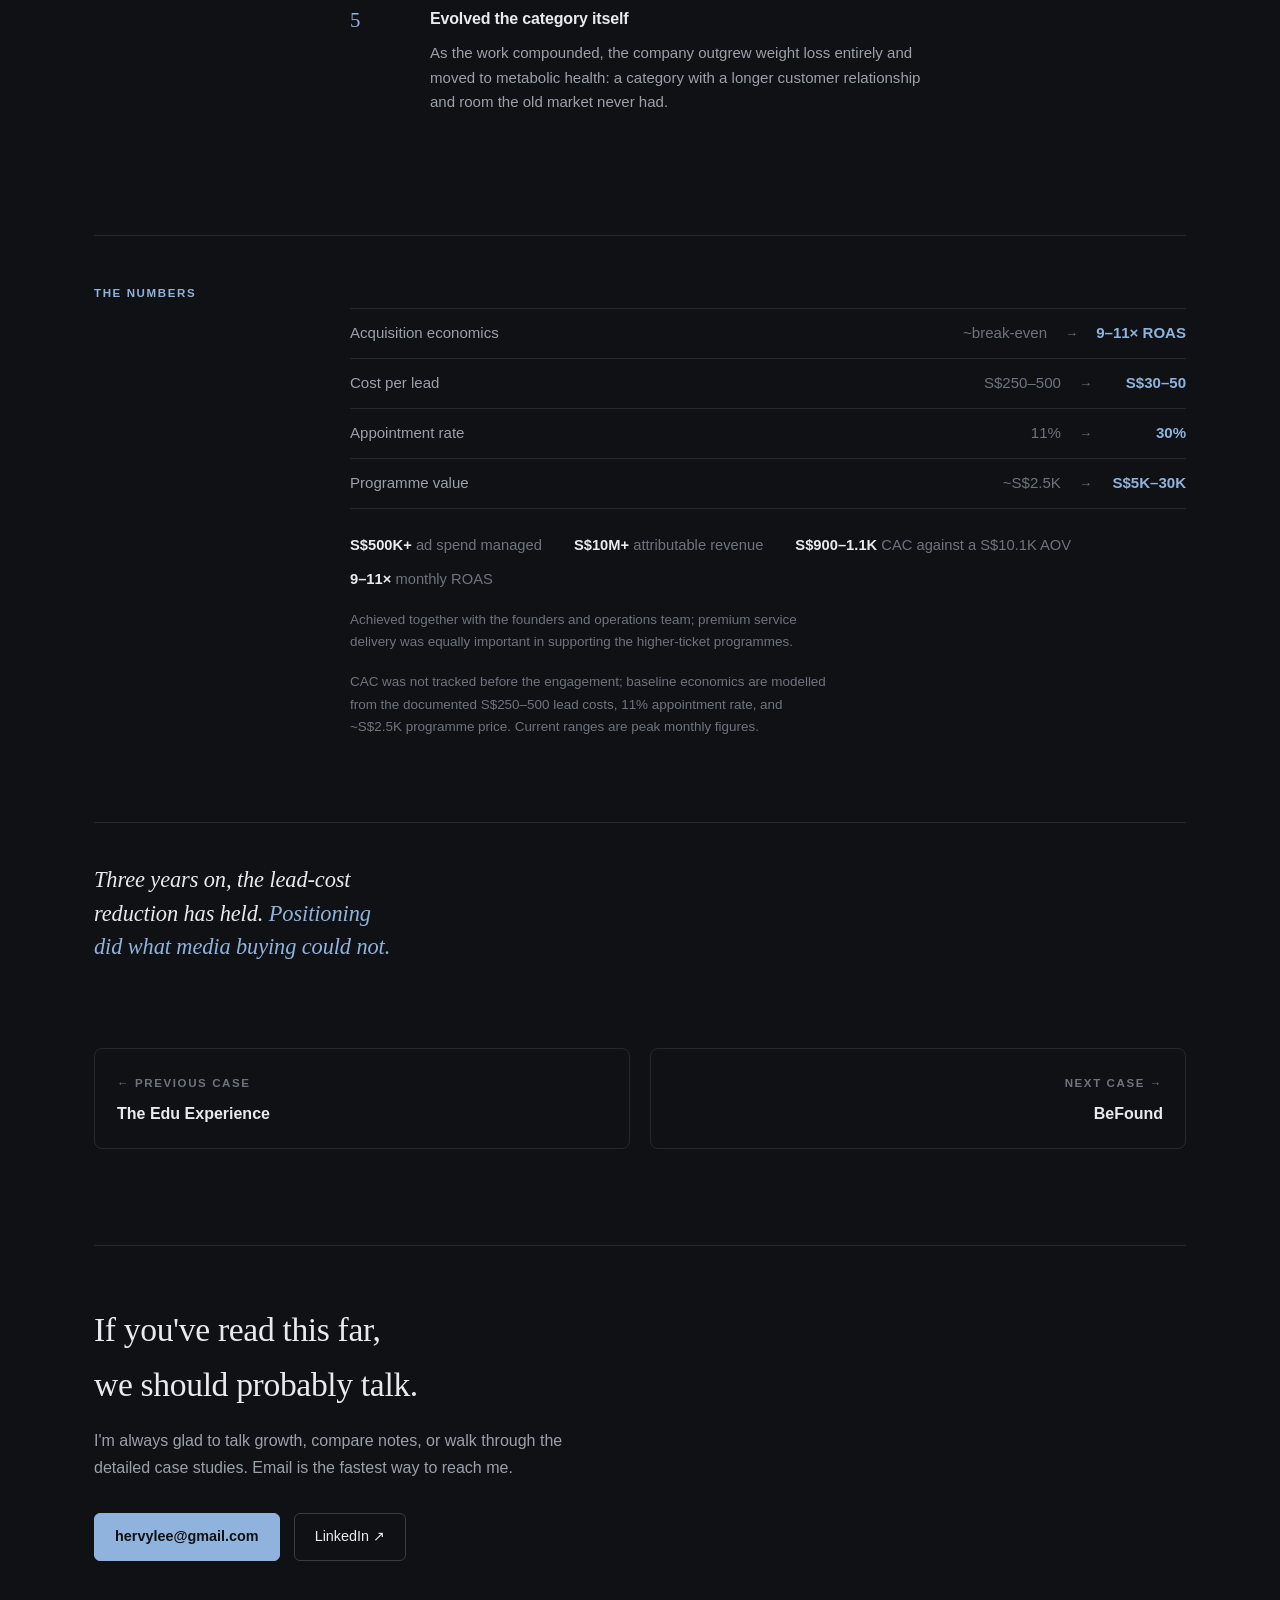
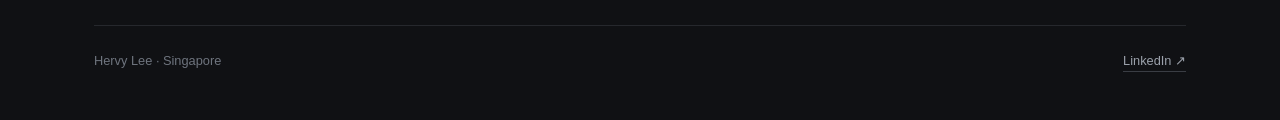
<file: work/biohackk.html>
<!doctype html>
<html lang="en" data-theme="dark">
<head>
<meta charset="utf-8">
<meta name="viewport" content="width=device-width, initial-scale=1">
<title>Biohackk · Case study · Hervy Lee</title>
<meta name="description" content="How repositioning, offer engineering, and a rebuilt customer journey took a weight-loss business from break-even acquisition to 9–11× ROAS, sustained since 2022.">
<link rel="icon" href="data:image/svg+xml,%3Csvg xmlns='http://www.w3.org/2000/svg' viewBox='0 0 64 64'%3E%3Crect width='64' height='64' rx='12' fill='%23101114'/%3E%3Ctext x='32' y='42' font-family='Georgia,serif' font-size='32' fill='%238FB3DC' text-anchor='middle'%3EH%3C/text%3E%3C/svg%3E">
<link rel="stylesheet" href="../assets/site.css">
</head>
<body>

<nav>
  <div class="nav-inner">
    <button class="nav-toggle" type="button" aria-label="Menu" aria-expanded="false"><span></span><span></span><span></span></button>
    <div class="nav-links">
      <a href="../index.html">Home</a>
      <div class="dropdown">
        <button type="button" aria-expanded="false" aria-haspopup="true">Work <span class="caret">▾</span></button>
        <div class="dropdown-menu">
          <a href="biohackk.html">Biohackk <span class="sub">Health &amp; wellness</span></a>
          <a href="befound.html">BeFound <span class="sub">Healthcare / beauty</span></a>
          <a href="drinkaid.html">DrinkAid <span class="sub">Consumer / DTC</span></a>
          <a href="hltone.html">HLTone <span class="sub">Infant nutrition</span></a>
          <a href="edu.html">The Edu Experience <span class="sub">Education</span></a>
          <a class="all" href="../index.html#work">All selected work</a>
        </div>
      </div>
      <a href="../index.html#approach">Approach</a>
      <a href="../index.html#projects">AI projects</a>
      <a href="../index.html#about">About</a>
      <a href="../index.html#contact">Contact</a>
    </div>
  </div>
</nav>

<div class="wrap">

  <header class="case-hero">
    <a class="crumb" href="../index.html#work">← All selected work</a>
    <div class="eyebrow">Case study · Health &amp; wellness · 2022–present</div>
    <h1>Lead costs were not the problem. <em>Being a commodity was.</em></h1>
    <p class="lede">Biohackk was a S$50–70K/month weight-loss business paying S$250–500 per lead, hovering around break-even on acquisition. The founders assumed they had a media buying problem. What they had was a positioning problem wearing a media buying costume.</p>
    <div class="meta">
      <span>Engagement: growth consultant, then Business Elevates</span>
      <a href="https://biohackk.com/" rel="noopener">Visit biohackk.com ↗</a>
    </div>
    <div class="case-cover reveal"><img src="../assets/biohackk.jpg" alt="Biohackk homepage hero: serif headline reading Your Path To Renewal over warm video footage of a woman in morning light"></div>
  </header>

  <section class="prose rail">
    <div class="sec-head">
      <h2 class="sec-title">The situation</h2>
    </div>
    <p>In 2022, Biohackk sold a ~S$2.5K weight-loss programme into one of the most saturated markets in Singapore. Every competitor promised the same outcome in roughly the same words, so Meta priced everyone's leads like the commodities they were: S$250–500 each. Of the leads that did arrive, only 11% turned into appointments. Acquisition roughly broke even, which meant the business could stay alive but could not afford to grow.</p>
    <p>The instinct in that position is to fix the ads: new creative, new audiences, new agency. The account had already been through that cycle. The numbers barely moved, which should have been the first clue.</p>
  </section>

  <section class="prose rail">
    <div class="sec-head">
      <h2 class="sec-title">The diagnosis</h2>
    </div>
    <p>When a market cannot tell you apart from your competitors, the auction makes you pay for the resemblance. Undifferentiated positioning shows up in the metrics as expensive leads and weak conversion, which is why it gets misdiagnosed as a marketing problem. The real gap was commercial: no owned position in the market, an offer priced and packaged like everyone else's, and a customer journey that treated a S$2.5K decision like an impulse buy.</p>
    <p>So the engagement did not start in Ads Manager. It started with the economics, the customer, and the question every repositioning has to answer: what can this brand say that competitors cannot copy by tomorrow morning?</p>
  </section>

  <section class="rail">
    <div class="sec-head">
      <h2 class="sec-title">Where the work concentrated</h2>
      <span class="note">The full sequence, with this engagement's heaviest stages highlighted</span>
    </div>
    <div class="sequence reveal">
      <span class="on">Economics</span><span class="sep">→</span>
      <span class="off">Market</span><span class="sep">→</span>
      <span class="on">Customer</span><span class="sep">→</span>
      <span class="on">Positioning</span><span class="sep">→</span>
      <span class="on">Offer</span><span class="sep">→</span>
      <span class="on">Landing page</span><span class="sep">→</span>
      <span class="on">Creative</span><span class="sep">→</span>
      <span class="off">Campaigns</span><span class="sep">→</span>
      <span class="on">Measurement</span><span class="sep">→</span>
      <span class="off">Systems</span>
    </div>
    <p class="seq-note">Nearly the whole sequence ran here, which is what a multi-year engagement looks like. The stages that changed the trajectory were positioning and offer; everything downstream inherited their economics.</p>
  </section>

  <section class="rail">
    <div class="sec-head">
      <h2 class="sec-title">What we built</h2>
    </div>
    <div class="moves">
      <div class="move reveal">
        <div class="num">1</div>
        <div>
          <h4>Repositioned around a proprietary mechanism</h4>
          <p>Instead of promising weight loss harder than everyone else, the brand was rebuilt around effortless fat loss driven by a named, ownable mechanism: ToxiFat™. Naming the mechanism gave customers a new explanation for why past attempts failed, and gave the brand ground competitors could not stand on.</p>
        </div>
      </div>
      <div class="move reveal">
        <div class="num">2</div>
        <div>
          <h4>Re-engineered the offer and pricing architecture</h4>
          <p>The single ~S$2.5K programme became a ladder of programmes from S$5K to S$30K, matched to how much support each customer segment actually wanted. Premium service delivery from the founders and operations team is what made the higher tiers honest rather than aspirational.</p>
        </div>
      </div>
      <div class="move reveal">
        <div class="num">3</div>
        <div>
          <h4>Rebuilt the landing pages and creative strategy</h4>
          <p>Every asset was rewritten and redesigned to carry the new positioning, so a S$2.5K-to-S$30K decision met a brand that looked and read like it deserved the price.</p>
        </div>
      </div>
      <div class="move reveal">
        <div class="num">4</div>
        <div>
          <h4>Fixed the journey between lead and appointment</h4>
          <p>The handoff from ad to consultation was redesigned around the customer's actual decision process. Appointment rate went from 11% to 30%, which changed the economics of every dollar spent upstream.</p>
        </div>
      </div>
      <div class="move reveal">
        <div class="num">5</div>
        <div>
          <h4>Evolved the category itself</h4>
          <p>As the work compounded, the company outgrew weight loss entirely and moved to metabolic health: a category with a longer customer relationship and room the old market never had.</p>
        </div>
      </div>
    </div>
  </section>

  <section class="rail">
    <div class="sec-head">
      <h2 class="sec-title">The numbers</h2>
    </div>
    <div class="deltas reveal">
      <div class="delta"><span class="what">Acquisition economics</span><span class="from">~break-even</span><span class="arrow">→</span><span class="to">9–11× ROAS</span></div>
      <div class="delta"><span class="what">Cost per lead</span><span class="from">S$250–500</span><span class="arrow">→</span><span class="to">S$30–50</span></div>
      <div class="delta"><span class="what">Appointment rate</span><span class="from">11%</span><span class="arrow">→</span><span class="to">30%</span></div>
      <div class="delta"><span class="what">Programme value</span><span class="from">~S$2.5K</span><span class="arrow">→</span><span class="to">S$5K–30K</span></div>
    </div>
    <div class="facts">
      <div class="fact"><strong>S$500K+</strong> <span>ad spend managed</span></div>
      <div class="fact"><strong>S$10M+</strong> <span>attributable revenue</span></div>
      <div class="fact"><strong>S$900–1.1K</strong> <span>CAC against a S$10.1K AOV</span></div>
      <div class="fact"><strong>9–11×</strong> <span>monthly ROAS</span></div>
    </div>
    <p class="footnote">Achieved together with the founders and operations team; premium service delivery was equally important in supporting the higher-ticket programmes.</p>
    <p class="footnote">CAC was not tracked before the engagement; baseline economics are modelled from the documented S$250–500 lead costs, 11% appointment rate, and ~S$2.5K programme price. Current ranges are peak monthly figures.</p>
  </section>

  <div class="takeaway reveal">
    <p>Three years on, the lead-cost reduction has held. <em>Positioning did what media buying could not.</em></p>
  </div>

  <div class="case-nav">
    <a href="edu.html"><span class="dir">← Previous case</span><span class="name">The Edu Experience</span></a>
    <a class="next" href="befound.html"><span class="dir">Next case →</span><span class="name">BeFound</span></a>
  </div>

  <div class="contact-panel" id="contact">
    <h2>If you've read this far, we should probably talk.</h2>
    <p>I'm always glad to talk growth, compare notes, or walk through the detailed case studies. Email is the fastest way to reach me.</p>
    <div class="hero-ctas">
      <a class="btn" href="mailto:hervylee@gmail.com">hervylee@gmail.com</a>
      <a class="btn ghost" href="https://www.linkedin.com/in/hervylee/" rel="noopener">LinkedIn ↗</a>
    </div>
  </div>

  <footer>
    <span>Hervy Lee · Singapore</span>
    <a href="https://www.linkedin.com/in/hervylee/" rel="noopener">LinkedIn ↗</a>
  </footer>

</div>

<script src="../assets/site.js"></script>

</body>
</html>
</file>
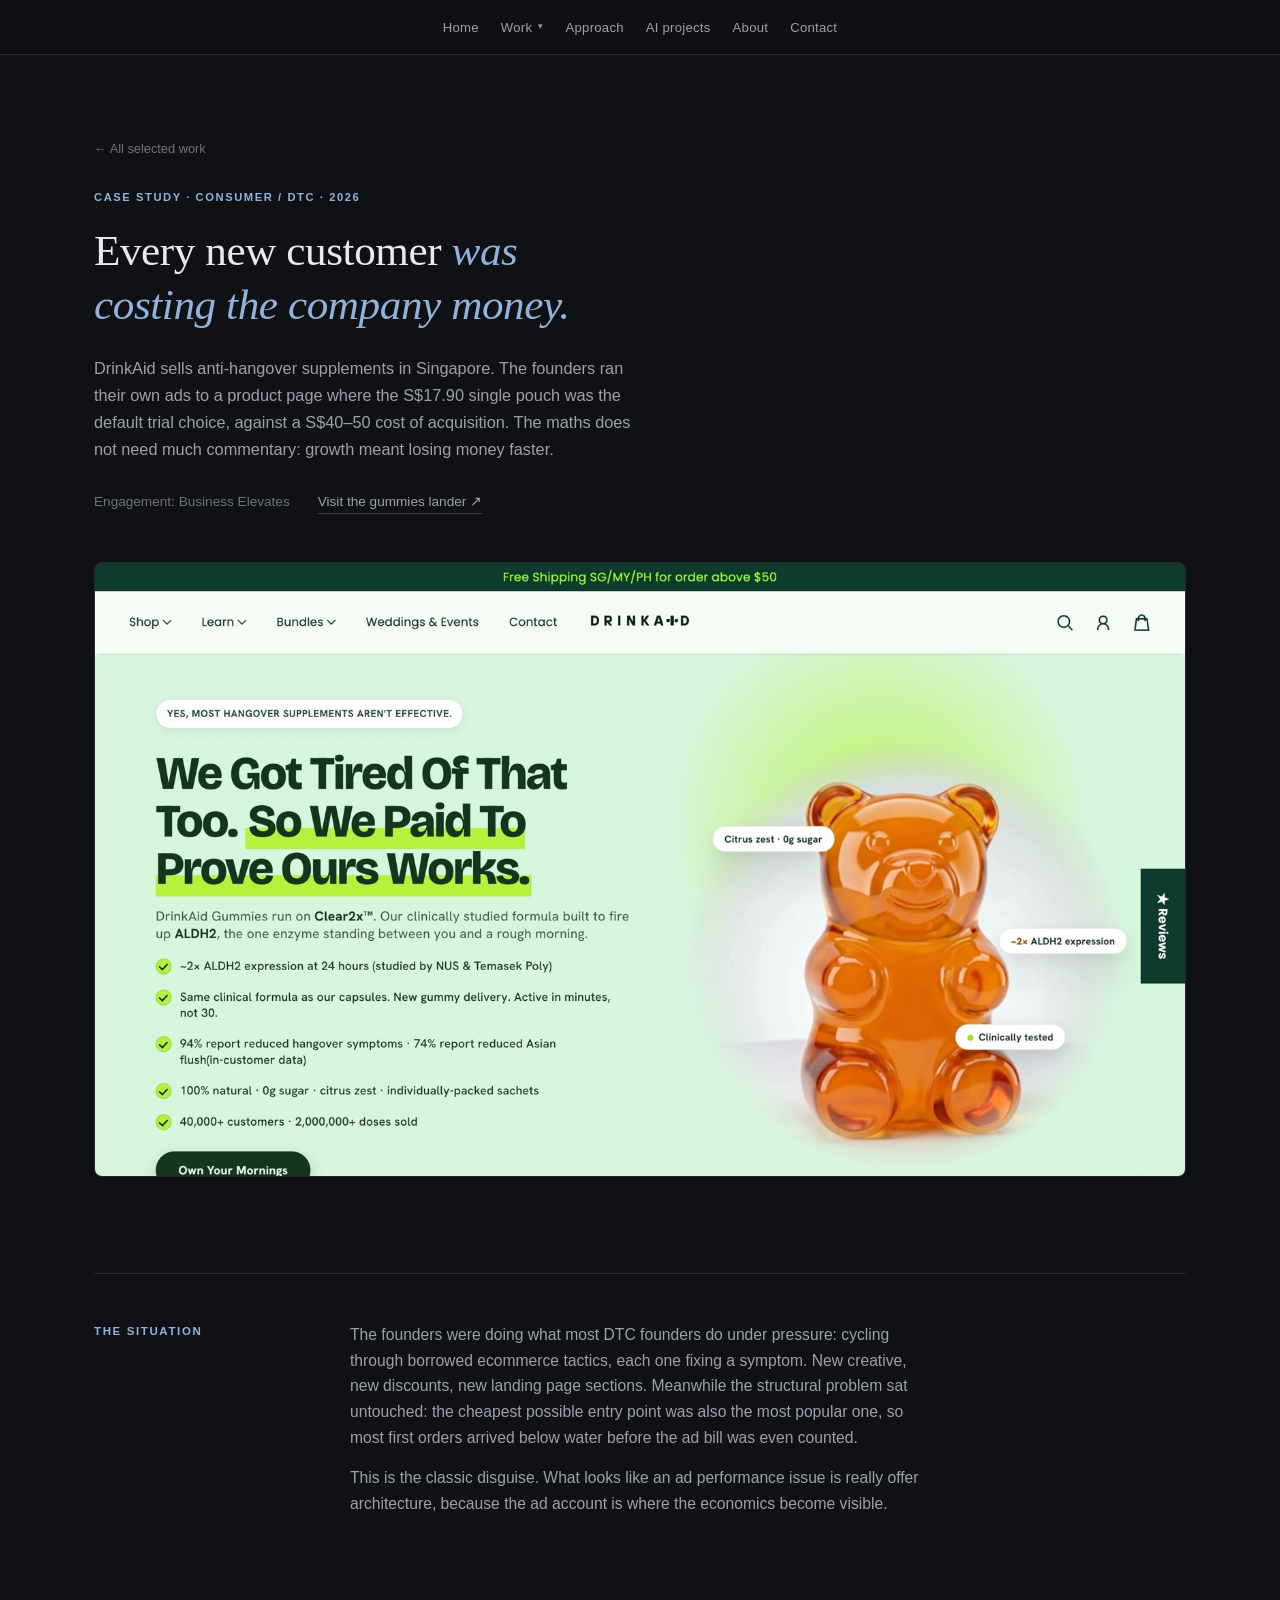
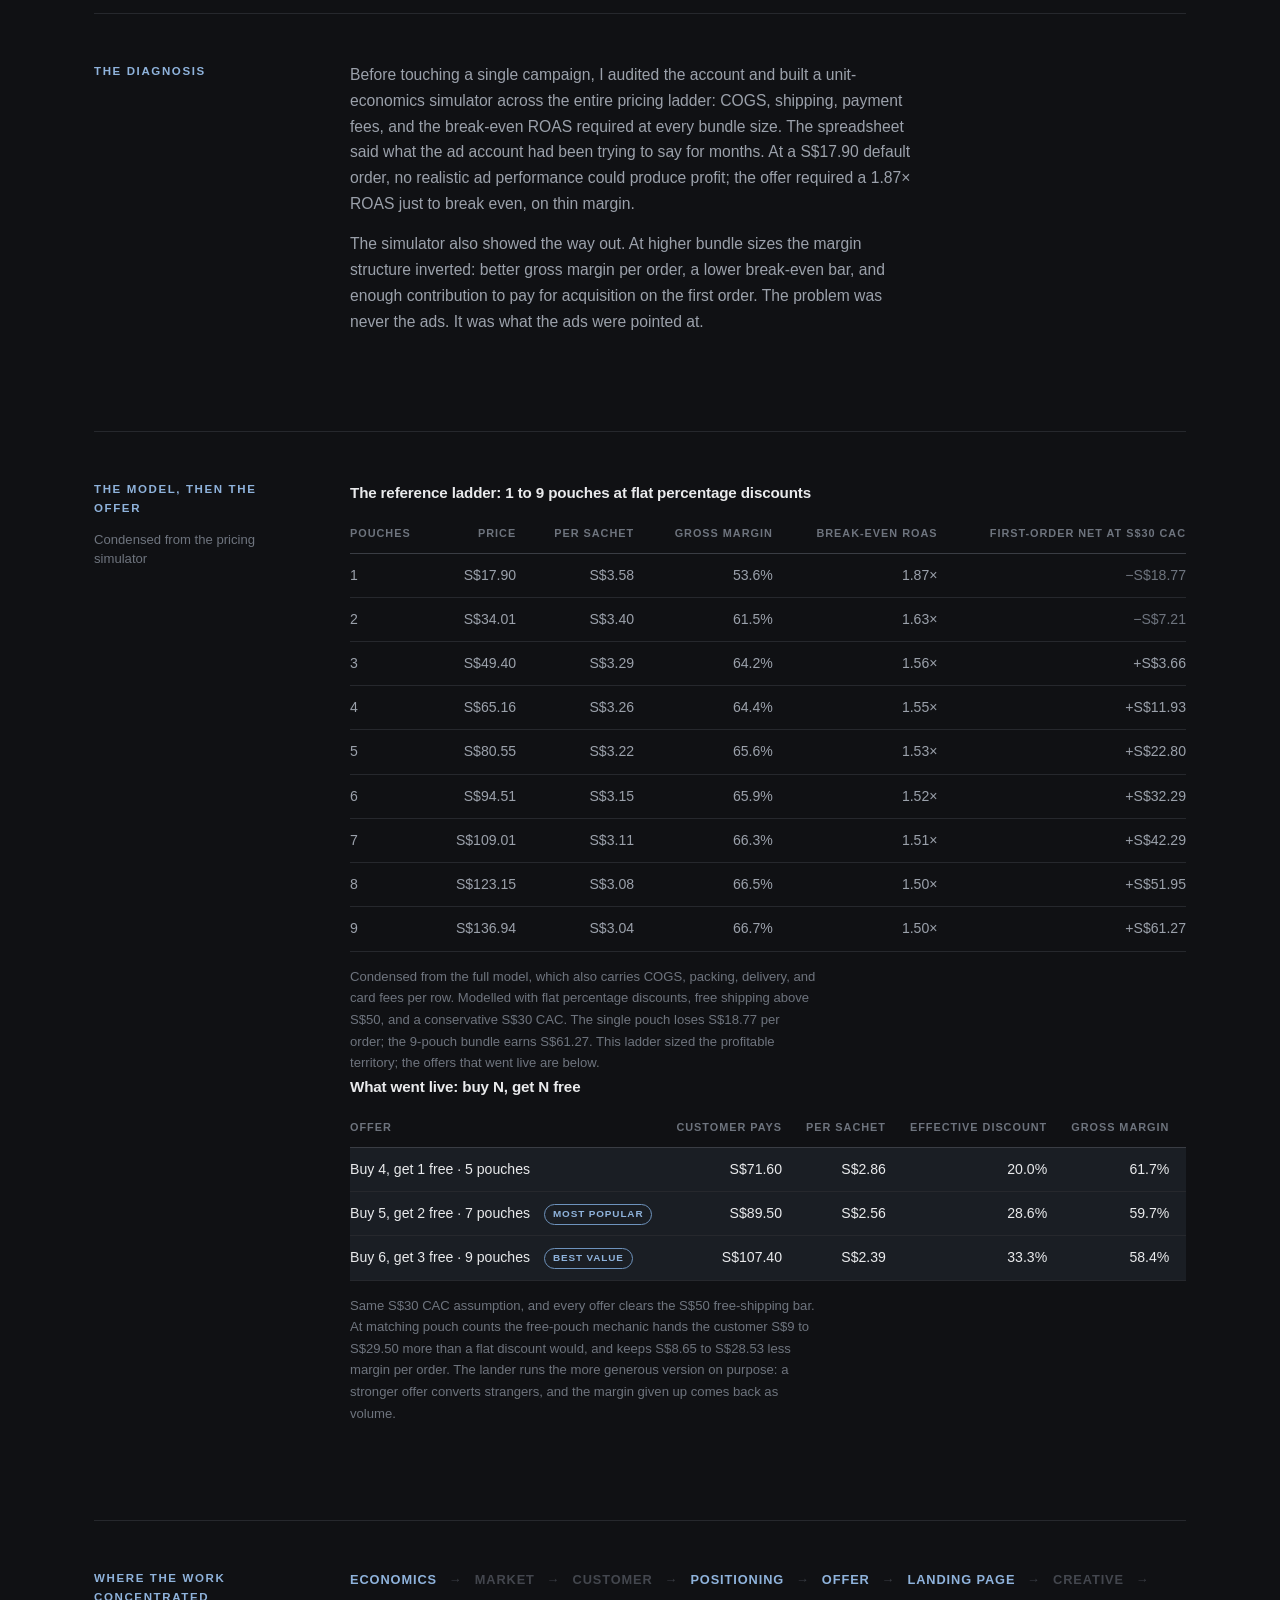
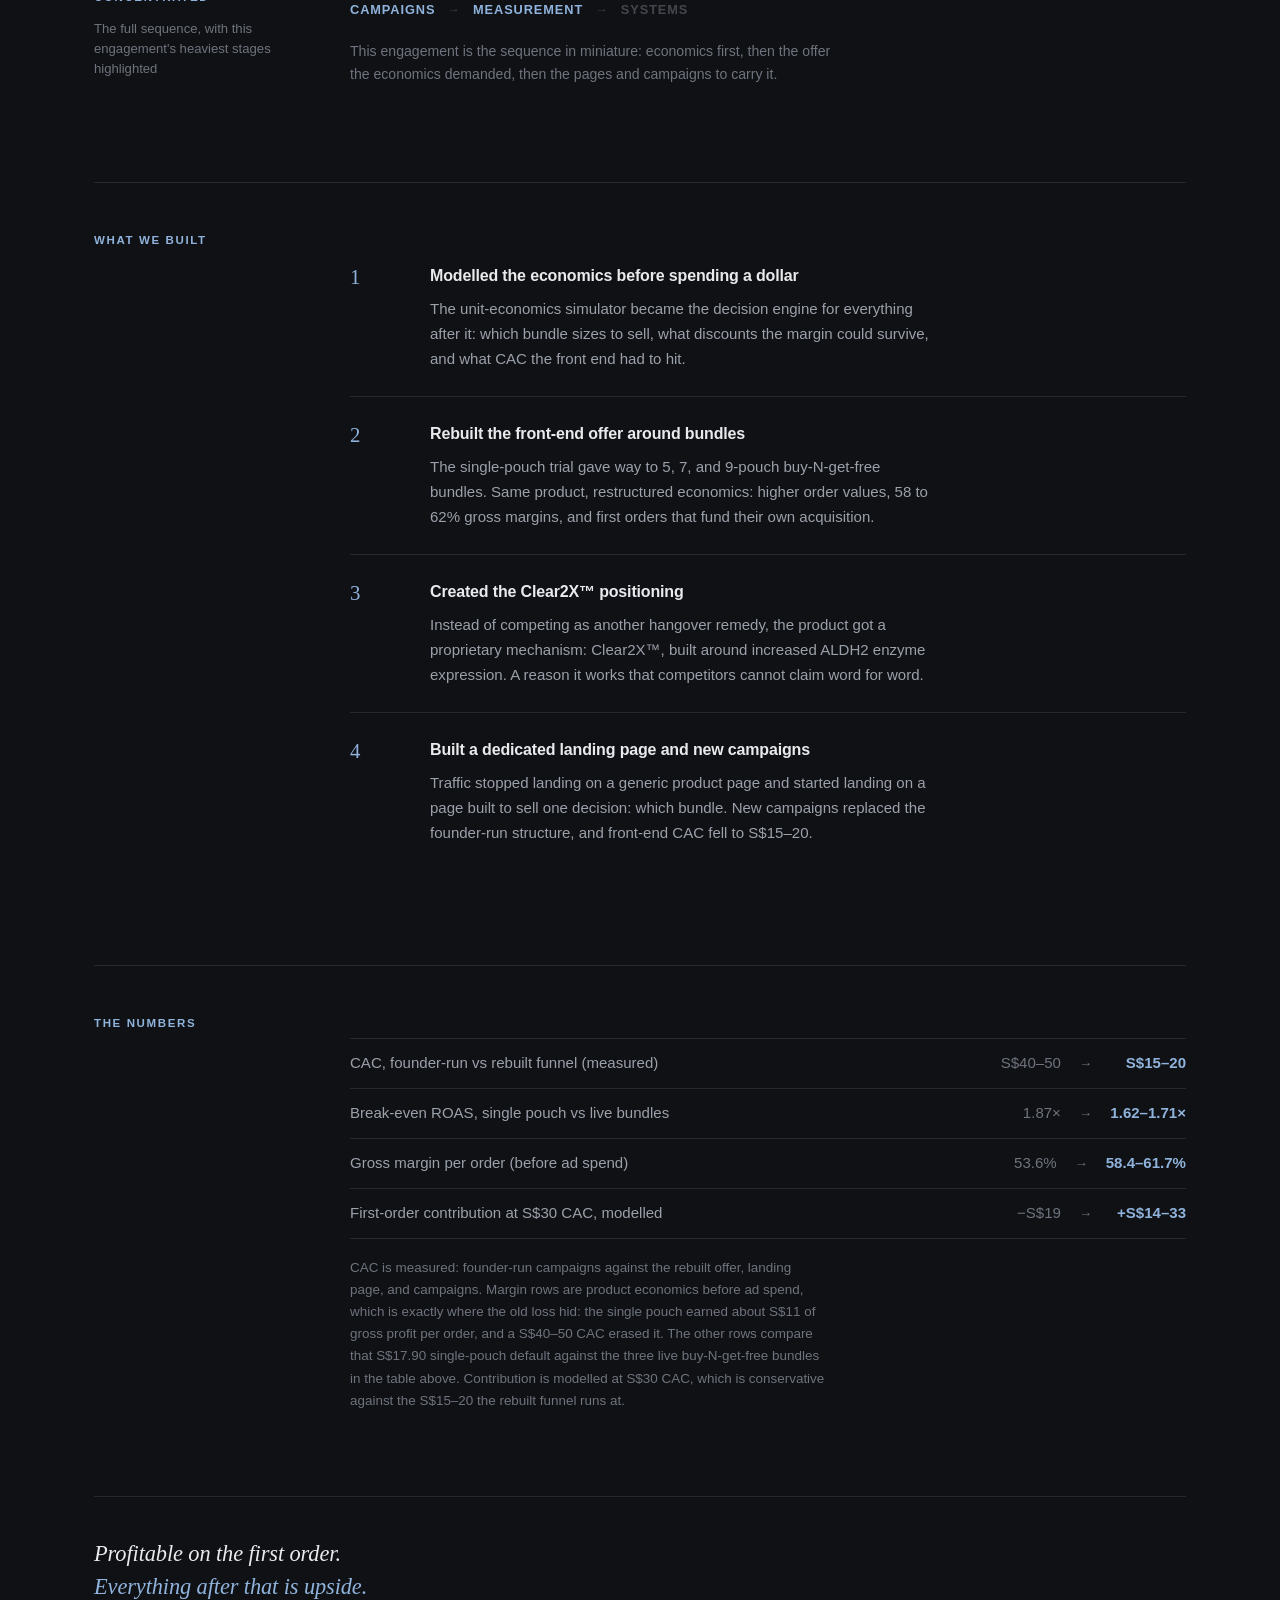
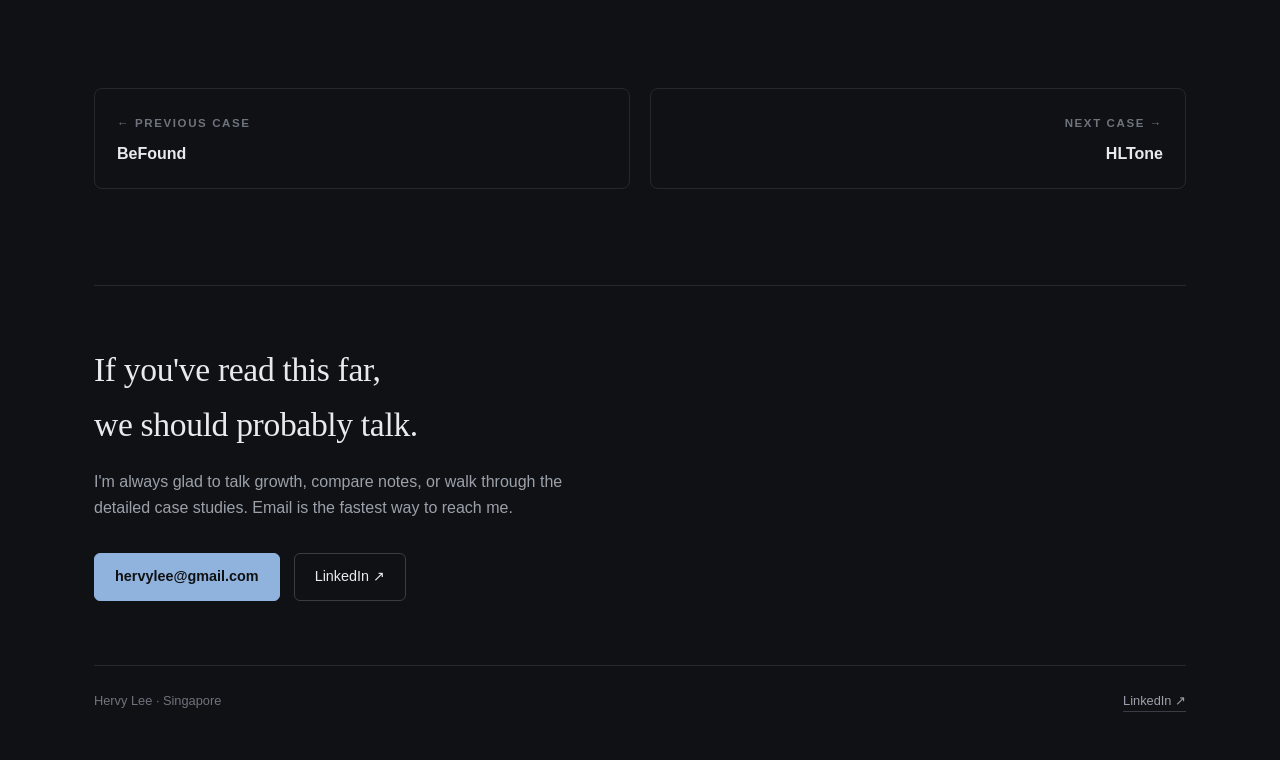
<file: work/drinkaid.html>
<!doctype html>
<html lang="en" data-theme="dark">
<head>
<meta charset="utf-8">
<meta name="viewport" content="width=device-width, initial-scale=1">
<title>DrinkAid · Case study · Hervy Lee</title>
<meta name="description" content="How a unit-economics simulator, a rebuilt bundle offer, and the Clear2X™ positioning took a hangover supplement from losing money on every customer to profitable first orders.">
<link rel="icon" href="data:image/svg+xml,%3Csvg xmlns='http://www.w3.org/2000/svg' viewBox='0 0 64 64'%3E%3Crect width='64' height='64' rx='12' fill='%23101114'/%3E%3Ctext x='32' y='42' font-family='Georgia,serif' font-size='32' fill='%238FB3DC' text-anchor='middle'%3EH%3C/text%3E%3C/svg%3E">
<link rel="stylesheet" href="../assets/site.css">
</head>
<body>

<nav>
  <div class="nav-inner">
    <button class="nav-toggle" type="button" aria-label="Menu" aria-expanded="false"><span></span><span></span><span></span></button>
    <div class="nav-links">
      <a href="../index.html">Home</a>
      <div class="dropdown">
        <button type="button" aria-expanded="false" aria-haspopup="true">Work <span class="caret">▾</span></button>
        <div class="dropdown-menu">
          <a href="biohackk.html">Biohackk <span class="sub">Health &amp; wellness</span></a>
          <a href="befound.html">BeFound <span class="sub">Healthcare / beauty</span></a>
          <a href="drinkaid.html">DrinkAid <span class="sub">Consumer / DTC</span></a>
          <a href="hltone.html">HLTone <span class="sub">Infant nutrition</span></a>
          <a href="edu.html">The Edu Experience <span class="sub">Education</span></a>
          <a class="all" href="../index.html#work">All selected work</a>
        </div>
      </div>
      <a href="../index.html#approach">Approach</a>
      <a href="../index.html#projects">AI projects</a>
      <a href="../index.html#about">About</a>
      <a href="../index.html#contact">Contact</a>
    </div>
  </div>
</nav>

<div class="wrap">

  <header class="case-hero">
    <a class="crumb" href="../index.html#work">← All selected work</a>
    <div class="eyebrow">Case study · Consumer / DTC · 2026</div>
    <h1>Every new customer <em>was costing the company money.</em></h1>
    <p class="lede">DrinkAid sells anti-hangover supplements in Singapore. The founders ran their own ads to a product page where the S$17.90 single pouch was the default trial choice, against a S$40–50 cost of acquisition. The maths does not need much commentary: growth meant losing money faster.</p>
    <div class="meta">
      <span>Engagement: Business Elevates</span>
      <a href="https://drinkaid.co/pages/drinkaid-gummies-lander" rel="noopener">Visit the gummies lander ↗</a>
    </div>
    <div class="case-cover reveal"><img src="../assets/drinkaid.jpg" alt="DrinkAid gummies landing page: We Got Tired Of That Too. So We Paid To Prove Ours Works, with an amber gummy bear"></div>
  </header>

  <section class="prose rail">
    <div class="sec-head">
      <h2 class="sec-title">The situation</h2>
    </div>
    <p>The founders were doing what most DTC founders do under pressure: cycling through borrowed ecommerce tactics, each one fixing a symptom. New creative, new discounts, new landing page sections. Meanwhile the structural problem sat untouched: the cheapest possible entry point was also the most popular one, so most first orders arrived below water before the ad bill was even counted.</p>
    <p>This is the classic disguise. What looks like an ad performance issue is really offer architecture, because the ad account is where the economics become visible.</p>
  </section>

  <section class="prose rail">
    <div class="sec-head">
      <h2 class="sec-title">The diagnosis</h2>
    </div>
    <p>Before touching a single campaign, I audited the account and built a unit-economics simulator across the entire pricing ladder: COGS, shipping, payment fees, and the break-even ROAS required at every bundle size. The spreadsheet said what the ad account had been trying to say for months. At a S$17.90 default order, no realistic ad performance could produce profit; the offer required a 1.87× ROAS just to break even, on thin margin.</p>
    <p>The simulator also showed the way out. At higher bundle sizes the margin structure inverted: better gross margin per order, a lower break-even bar, and enough contribution to pay for acquisition on the first order. The problem was never the ads. It was what the ads were pointed at.</p>
  </section>

  <section class="rail">
    <div class="sec-head">
      <h2 class="sec-title">The model, then the offer</h2>
      <span class="note">Condensed from the pricing simulator</span>
    </div>
    <h4 class="tbl-title reveal">The reference ladder: 1 to 9 pouches at flat percentage discounts</h4>
    <div class="sim-wrap reveal">
      <table class="sim">
        <thead>
          <tr>
            <th>Pouches</th>
            <th>Price</th>
            <th>Per sachet</th>
            <th>Gross margin</th>
            <th>Break-even ROAS</th>
            <th>First-order net at S$30 CAC</th>
          </tr>
        </thead>
        <tbody>
          <tr><td>1</td><td>S$17.90</td><td>S$3.58</td><td>53.6%</td><td>1.87×</td><td class="neg">−S$18.77</td></tr>
          <tr><td>2</td><td>S$34.01</td><td>S$3.40</td><td>61.5%</td><td>1.63×</td><td class="neg">−S$7.21</td></tr>
          <tr><td>3</td><td>S$49.40</td><td>S$3.29</td><td>64.2%</td><td>1.56×</td><td>+S$3.66</td></tr>
          <tr><td>4</td><td>S$65.16</td><td>S$3.26</td><td>64.4%</td><td>1.55×</td><td>+S$11.93</td></tr>
          <tr><td>5</td><td>S$80.55</td><td>S$3.22</td><td>65.6%</td><td>1.53×</td><td>+S$22.80</td></tr>
          <tr><td>6</td><td>S$94.51</td><td>S$3.15</td><td>65.9%</td><td>1.52×</td><td>+S$32.29</td></tr>
          <tr><td>7</td><td>S$109.01</td><td>S$3.11</td><td>66.3%</td><td>1.51×</td><td>+S$42.29</td></tr>
          <tr><td>8</td><td>S$123.15</td><td>S$3.08</td><td>66.5%</td><td>1.50×</td><td>+S$51.95</td></tr>
          <tr><td>9</td><td>S$136.94</td><td>S$3.04</td><td>66.7%</td><td>1.50×</td><td>+S$61.27</td></tr>
        </tbody>
      </table>
    </div>
    <p class="figcap">Condensed from the full model, which also carries COGS, packing, delivery, and card fees per row. Modelled with flat percentage discounts, free shipping above S$50, and a conservative S$30 CAC. The single pouch loses S$18.77 per order; the 9-pouch bundle earns S$61.27. This ladder sized the profitable territory; the offers that went live are below.</p>

    <h4 class="tbl-title reveal">What went live: buy N, get N free</h4>
    <div class="sim-wrap reveal">
      <table class="sim">
        <thead>
          <tr>
            <th>Offer</th>
            <th>Customer pays</th>
            <th>Per sachet</th>
            <th>Effective discount</th>
            <th>Gross margin</th>
            <th>Break-even ROAS</th>
            <th>First-order net at S$30 CAC</th>
          </tr>
        </thead>
        <tbody>
          <tr class="live"><td>Buy 4, get 1 free · 5 pouches</td><td>S$71.60</td><td>S$2.86</td><td>20.0%</td><td>61.7%</td><td>1.62×</td><td class="pos">+S$14.16</td></tr>
          <tr class="live"><td>Buy 5, get 2 free · 7 pouches <span class="badge">Most popular</span></td><td>S$89.50</td><td>S$2.56</td><td>28.6%</td><td>59.7%</td><td>1.67×</td><td class="pos">+S$23.45</td></tr>
          <tr class="live"><td>Buy 6, get 3 free · 9 pouches <span class="badge">Best value</span></td><td>S$107.40</td><td>S$2.39</td><td>33.3%</td><td>58.4%</td><td>1.71×</td><td class="pos">+S$32.74</td></tr>
        </tbody>
      </table>
    </div>
    <p class="figcap">Same S$30 CAC assumption, and every offer clears the S$50 free-shipping bar. At matching pouch counts the free-pouch mechanic hands the customer S$9 to S$29.50 more than a flat discount would, and keeps S$8.65 to S$28.53 less margin per order. The lander runs the more generous version on purpose: a stronger offer converts strangers, and the margin given up comes back as volume.</p>
  </section>

  <section class="rail">
    <div class="sec-head">
      <h2 class="sec-title">Where the work concentrated</h2>
      <span class="note">The full sequence, with this engagement's heaviest stages highlighted</span>
    </div>
    <div class="sequence reveal">
      <span class="on">Economics</span><span class="sep">→</span>
      <span class="off">Market</span><span class="sep">→</span>
      <span class="off">Customer</span><span class="sep">→</span>
      <span class="on">Positioning</span><span class="sep">→</span>
      <span class="on">Offer</span><span class="sep">→</span>
      <span class="on">Landing page</span><span class="sep">→</span>
      <span class="off">Creative</span><span class="sep">→</span>
      <span class="on">Campaigns</span><span class="sep">→</span>
      <span class="on">Measurement</span><span class="sep">→</span>
      <span class="off">Systems</span>
    </div>
    <p class="seq-note">This engagement is the sequence in miniature: economics first, then the offer the economics demanded, then the pages and campaigns to carry it.</p>
  </section>

  <section class="rail">
    <div class="sec-head">
      <h2 class="sec-title">What we built</h2>
    </div>
    <div class="moves">
      <div class="move reveal">
        <div class="num">1</div>
        <div>
          <h4>Modelled the economics before spending a dollar</h4>
          <p>The unit-economics simulator became the decision engine for everything after it: which bundle sizes to sell, what discounts the margin could survive, and what CAC the front end had to hit.</p>
        </div>
      </div>
      <div class="move reveal">
        <div class="num">2</div>
        <div>
          <h4>Rebuilt the front-end offer around bundles</h4>
          <p>The single-pouch trial gave way to 5, 7, and 9-pouch buy-N-get-free bundles. Same product, restructured economics: higher order values, 58 to 62% gross margins, and first orders that fund their own acquisition.</p>
        </div>
      </div>
      <div class="move reveal">
        <div class="num">3</div>
        <div>
          <h4>Created the Clear2X™ positioning</h4>
          <p>Instead of competing as another hangover remedy, the product got a proprietary mechanism: Clear2X™, built around increased ALDH2 enzyme expression. A reason it works that competitors cannot claim word for word.</p>
        </div>
      </div>
      <div class="move reveal">
        <div class="num">4</div>
        <div>
          <h4>Built a dedicated landing page and new campaigns</h4>
          <p>Traffic stopped landing on a generic product page and started landing on a page built to sell one decision: which bundle. New campaigns replaced the founder-run structure, and front-end CAC fell to S$15–20.</p>
        </div>
      </div>
    </div>
  </section>

  <section class="rail">
    <div class="sec-head">
      <h2 class="sec-title">The numbers</h2>
    </div>
    <div class="deltas reveal">
      <div class="delta"><span class="what">CAC, founder-run vs rebuilt funnel (measured)</span><span class="from">S$40–50</span><span class="arrow">→</span><span class="to">S$15–20</span></div>
      <div class="delta"><span class="what">Break-even ROAS, single pouch vs live bundles</span><span class="from">1.87×</span><span class="arrow">→</span><span class="to">1.62–1.71×</span></div>
      <div class="delta"><span class="what">Gross margin per order (before ad spend)</span><span class="from">53.6%</span><span class="arrow">→</span><span class="to">58.4–61.7%</span></div>
      <div class="delta"><span class="what">First-order contribution at S$30 CAC, modelled</span><span class="from">−S$19</span><span class="arrow">→</span><span class="to">+S$14–33</span></div>
    </div>
    <p class="footnote">CAC is measured: founder-run campaigns against the rebuilt offer, landing page, and campaigns. Margin rows are product economics before ad spend, which is exactly where the old loss hid: the single pouch earned about S$11 of gross profit per order, and a S$40–50 CAC erased it. The other rows compare that S$17.90 single-pouch default against the three live buy-N-get-free bundles in the table above. Contribution is modelled at S$30 CAC, which is conservative against the S$15–20 the rebuilt funnel runs at.</p>
  </section>

  <div class="takeaway reveal">
    <p>Profitable on the first order. <em>Everything after that is upside.</em></p>
  </div>

  <div class="case-nav">
    <a href="befound.html"><span class="dir">← Previous case</span><span class="name">BeFound</span></a>
    <a class="next" href="hltone.html"><span class="dir">Next case →</span><span class="name">HLTone</span></a>
  </div>

  <div class="contact-panel" id="contact">
    <h2>If you've read this far, we should probably talk.</h2>
    <p>I'm always glad to talk growth, compare notes, or walk through the detailed case studies. Email is the fastest way to reach me.</p>
    <div class="hero-ctas">
      <a class="btn" href="mailto:hervylee@gmail.com">hervylee@gmail.com</a>
      <a class="btn ghost" href="https://www.linkedin.com/in/hervylee/" rel="noopener">LinkedIn ↗</a>
    </div>
  </div>

  <footer>
    <span>Hervy Lee · Singapore</span>
    <a href="https://www.linkedin.com/in/hervylee/" rel="noopener">LinkedIn ↗</a>
  </footer>

</div>

<script src="../assets/site.js"></script>

</body>
</html>
</file>
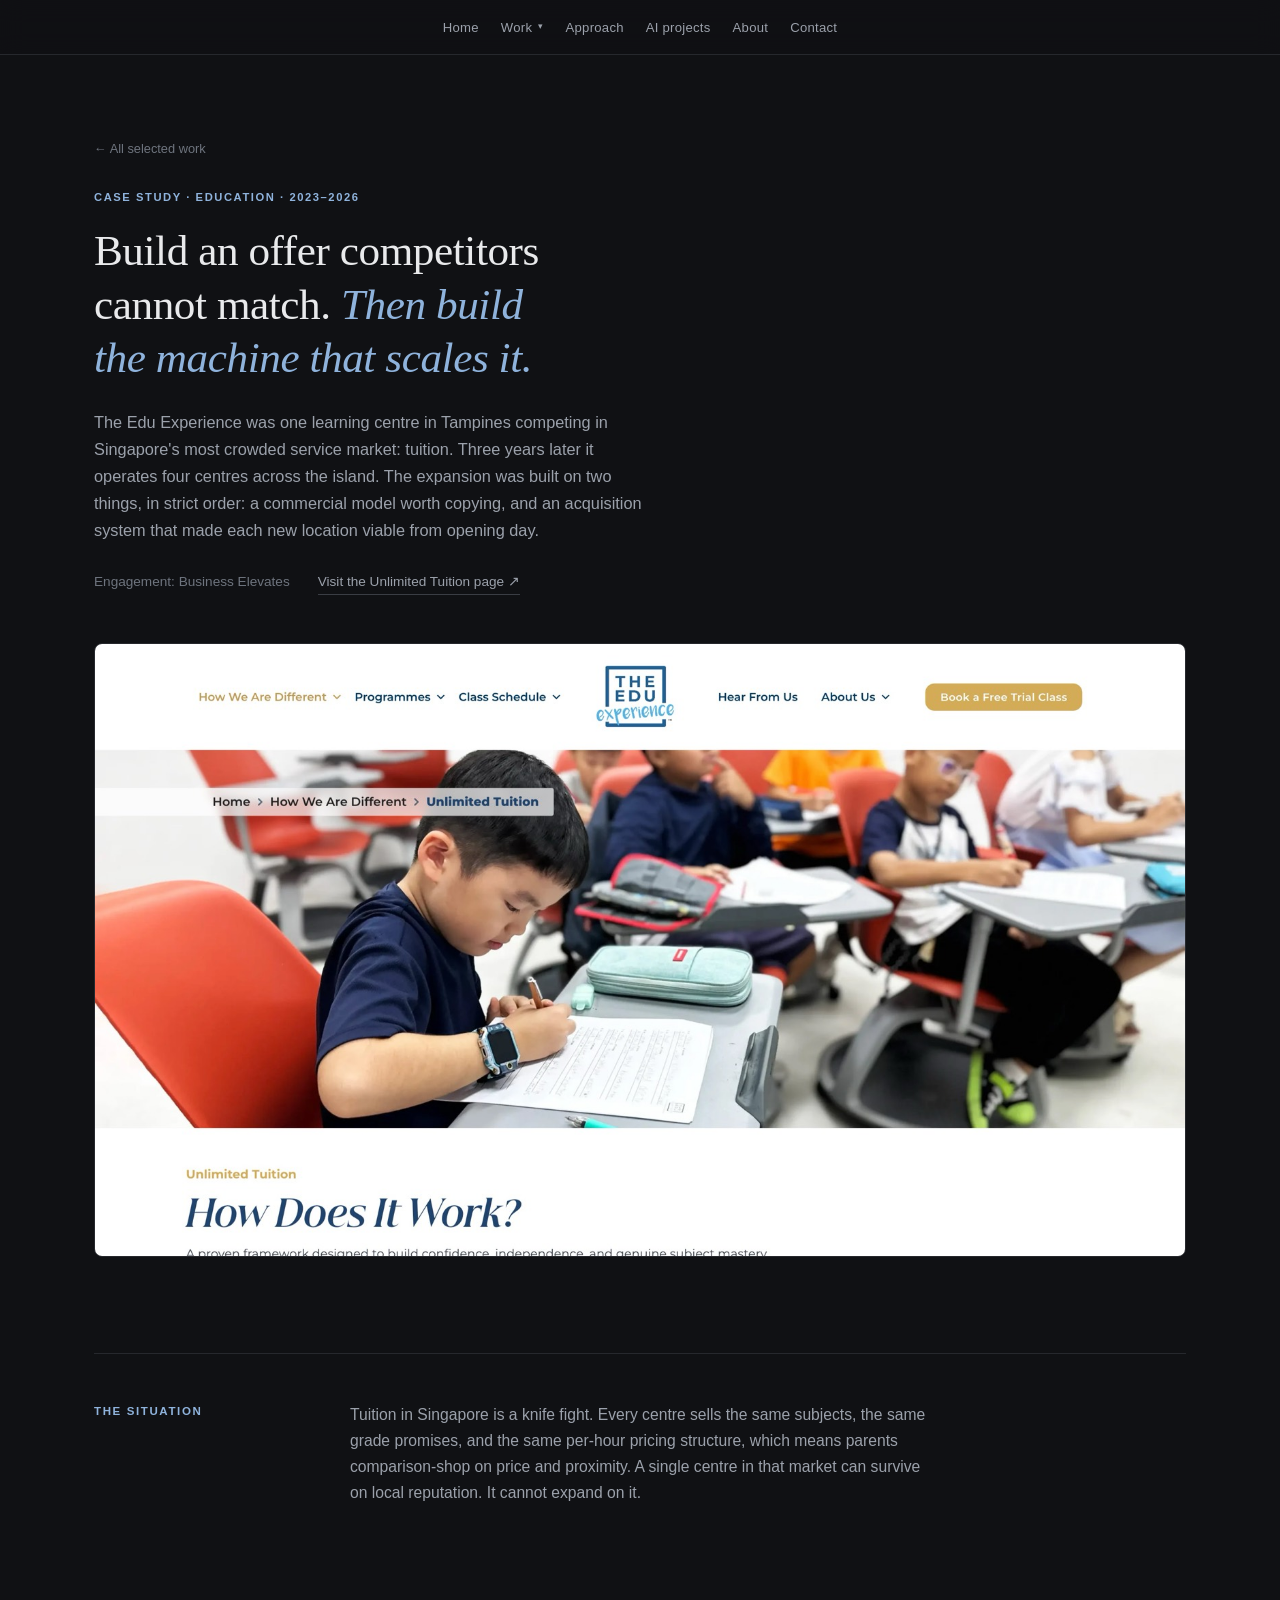
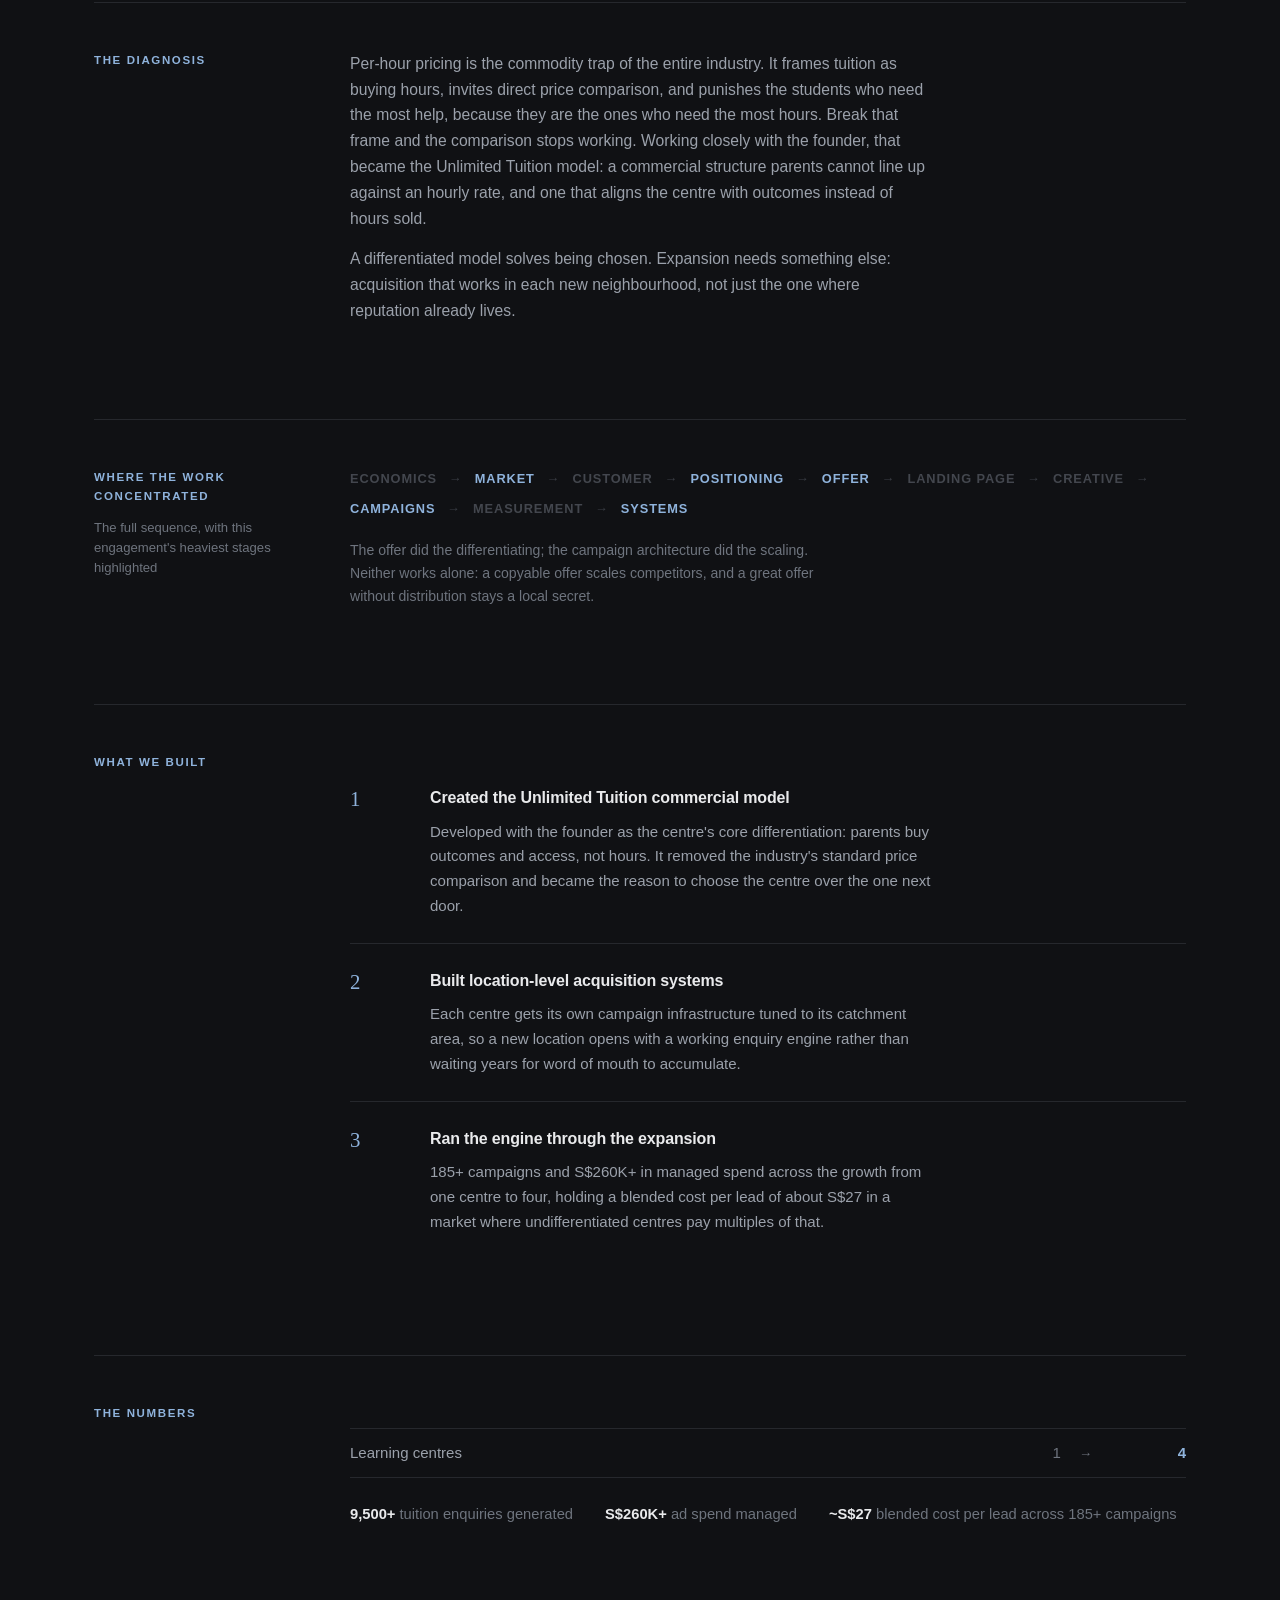
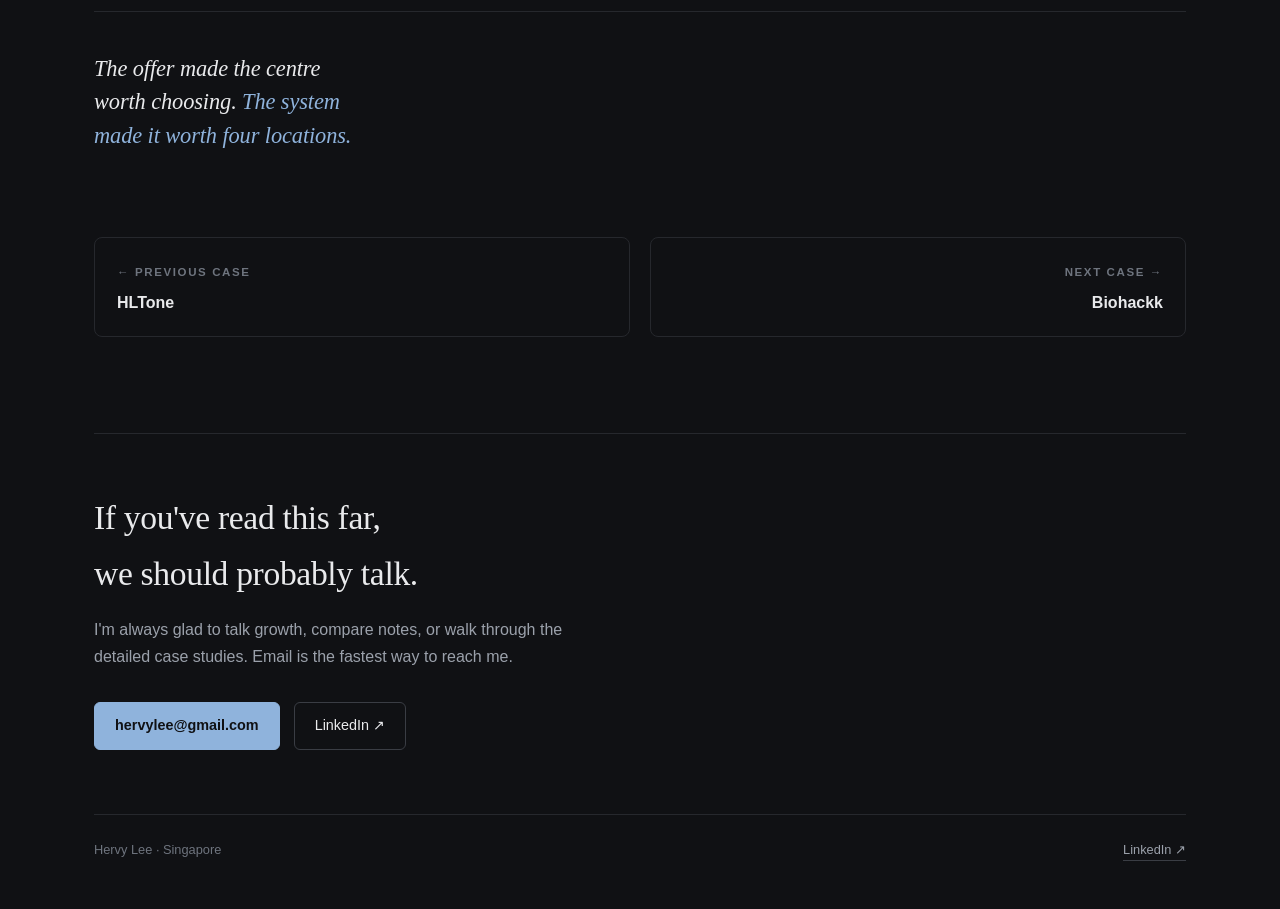
<file: work/edu.html>
<!doctype html>
<html lang="en" data-theme="dark">
<head>
<meta charset="utf-8">
<meta name="viewport" content="width=device-width, initial-scale=1">
<title>The Edu Experience · Case study · Hervy Lee</title>
<meta name="description" content="How the Unlimited Tuition commercial model and location-level acquisition systems supported expansion from one learning centre in Tampines to four across Singapore.">
<link rel="icon" href="data:image/svg+xml,%3Csvg xmlns='http://www.w3.org/2000/svg' viewBox='0 0 64 64'%3E%3Crect width='64' height='64' rx='12' fill='%23101114'/%3E%3Ctext x='32' y='42' font-family='Georgia,serif' font-size='32' fill='%238FB3DC' text-anchor='middle'%3EH%3C/text%3E%3C/svg%3E">
<link rel="stylesheet" href="../assets/site.css">
</head>
<body>

<nav>
  <div class="nav-inner">
    <button class="nav-toggle" type="button" aria-label="Menu" aria-expanded="false"><span></span><span></span><span></span></button>
    <div class="nav-links">
      <a href="../index.html">Home</a>
      <div class="dropdown">
        <button type="button" aria-expanded="false" aria-haspopup="true">Work <span class="caret">▾</span></button>
        <div class="dropdown-menu">
          <a href="biohackk.html">Biohackk <span class="sub">Health &amp; wellness</span></a>
          <a href="befound.html">BeFound <span class="sub">Healthcare / beauty</span></a>
          <a href="drinkaid.html">DrinkAid <span class="sub">Consumer / DTC</span></a>
          <a href="hltone.html">HLTone <span class="sub">Infant nutrition</span></a>
          <a href="edu.html">The Edu Experience <span class="sub">Education</span></a>
          <a class="all" href="../index.html#work">All selected work</a>
        </div>
      </div>
      <a href="../index.html#approach">Approach</a>
      <a href="../index.html#projects">AI projects</a>
      <a href="../index.html#about">About</a>
      <a href="../index.html#contact">Contact</a>
    </div>
  </div>
</nav>

<div class="wrap">

  <header class="case-hero">
    <a class="crumb" href="../index.html#work">← All selected work</a>
    <div class="eyebrow">Case study · Education · 2023–2026</div>
    <h1>Build an offer competitors cannot match. <em>Then build the machine that scales it.</em></h1>
    <p class="lede">The Edu Experience was one learning centre in Tampines competing in Singapore's most crowded service market: tuition. Three years later it operates four centres across the island. The expansion was built on two things, in strict order: a commercial model worth copying, and an acquisition system that made each new location viable from opening day.</p>
    <div class="meta">
      <span>Engagement: Business Elevates</span>
      <a href="https://theeduexperience.com/how-are-we-different/unlimited-tuition-hours/" rel="noopener">Visit the Unlimited Tuition page ↗</a>
    </div>
    <div class="case-cover reveal"><img src="../assets/edu.jpg" alt="The Edu Experience Unlimited Tuition page: How Does It Work, above a classroom of students"></div>
  </header>

  <section class="prose rail">
    <div class="sec-head">
      <h2 class="sec-title">The situation</h2>
    </div>
    <p>Tuition in Singapore is a knife fight. Every centre sells the same subjects, the same grade promises, and the same per-hour pricing structure, which means parents comparison-shop on price and proximity. A single centre in that market can survive on local reputation. It cannot expand on it.</p>
  </section>

  <section class="prose rail">
    <div class="sec-head">
      <h2 class="sec-title">The diagnosis</h2>
    </div>
    <p>Per-hour pricing is the commodity trap of the entire industry. It frames tuition as buying hours, invites direct price comparison, and punishes the students who need the most help, because they are the ones who need the most hours. Break that frame and the comparison stops working. Working closely with the founder, that became the Unlimited Tuition model: a commercial structure parents cannot line up against an hourly rate, and one that aligns the centre with outcomes instead of hours sold.</p>
    <p>A differentiated model solves being chosen. Expansion needs something else: acquisition that works in each new neighbourhood, not just the one where reputation already lives.</p>
  </section>

  <section class="rail">
    <div class="sec-head">
      <h2 class="sec-title">Where the work concentrated</h2>
      <span class="note">The full sequence, with this engagement's heaviest stages highlighted</span>
    </div>
    <div class="sequence reveal">
      <span class="off">Economics</span><span class="sep">→</span>
      <span class="on">Market</span><span class="sep">→</span>
      <span class="off">Customer</span><span class="sep">→</span>
      <span class="on">Positioning</span><span class="sep">→</span>
      <span class="on">Offer</span><span class="sep">→</span>
      <span class="off">Landing page</span><span class="sep">→</span>
      <span class="off">Creative</span><span class="sep">→</span>
      <span class="on">Campaigns</span><span class="sep">→</span>
      <span class="off">Measurement</span><span class="sep">→</span>
      <span class="on">Systems</span>
    </div>
    <p class="seq-note">The offer did the differentiating; the campaign architecture did the scaling. Neither works alone: a copyable offer scales competitors, and a great offer without distribution stays a local secret.</p>
  </section>

  <section class="rail">
    <div class="sec-head">
      <h2 class="sec-title">What we built</h2>
    </div>
    <div class="moves">
      <div class="move reveal">
        <div class="num">1</div>
        <div>
          <h4>Created the Unlimited Tuition commercial model</h4>
          <p>Developed with the founder as the centre's core differentiation: parents buy outcomes and access, not hours. It removed the industry's standard price comparison and became the reason to choose the centre over the one next door.</p>
        </div>
      </div>
      <div class="move reveal">
        <div class="num">2</div>
        <div>
          <h4>Built location-level acquisition systems</h4>
          <p>Each centre gets its own campaign infrastructure tuned to its catchment area, so a new location opens with a working enquiry engine rather than waiting years for word of mouth to accumulate.</p>
        </div>
      </div>
      <div class="move reveal">
        <div class="num">3</div>
        <div>
          <h4>Ran the engine through the expansion</h4>
          <p>185+ campaigns and S$260K+ in managed spend across the growth from one centre to four, holding a blended cost per lead of about S$27 in a market where undifferentiated centres pay multiples of that.</p>
        </div>
      </div>
    </div>
  </section>

  <section class="rail">
    <div class="sec-head">
      <h2 class="sec-title">The numbers</h2>
    </div>
    <div class="deltas reveal">
      <div class="delta"><span class="what">Learning centres</span><span class="from">1</span><span class="arrow">→</span><span class="to">4</span></div>
    </div>
    <div class="facts">
      <div class="fact"><strong>9,500+</strong> <span>tuition enquiries generated</span></div>
      <div class="fact"><strong>S$260K+</strong> <span>ad spend managed</span></div>
      <div class="fact"><strong>~S$27</strong> <span>blended cost per lead across 185+ campaigns</span></div>
    </div>
  </section>

  <div class="takeaway reveal">
    <p>The offer made the centre worth choosing. <em>The system made it worth four locations.</em></p>
  </div>

  <div class="case-nav">
    <a href="hltone.html"><span class="dir">← Previous case</span><span class="name">HLTone</span></a>
    <a class="next" href="biohackk.html"><span class="dir">Next case →</span><span class="name">Biohackk</span></a>
  </div>

  <div class="contact-panel" id="contact">
    <h2>If you've read this far, we should probably talk.</h2>
    <p>I'm always glad to talk growth, compare notes, or walk through the detailed case studies. Email is the fastest way to reach me.</p>
    <div class="hero-ctas">
      <a class="btn" href="mailto:hervylee@gmail.com">hervylee@gmail.com</a>
      <a class="btn ghost" href="https://www.linkedin.com/in/hervylee/" rel="noopener">LinkedIn ↗</a>
    </div>
  </div>

  <footer>
    <span>Hervy Lee · Singapore</span>
    <a href="https://www.linkedin.com/in/hervylee/" rel="noopener">LinkedIn ↗</a>
  </footer>

</div>

<script src="../assets/site.js"></script>

</body>
</html>
</file>
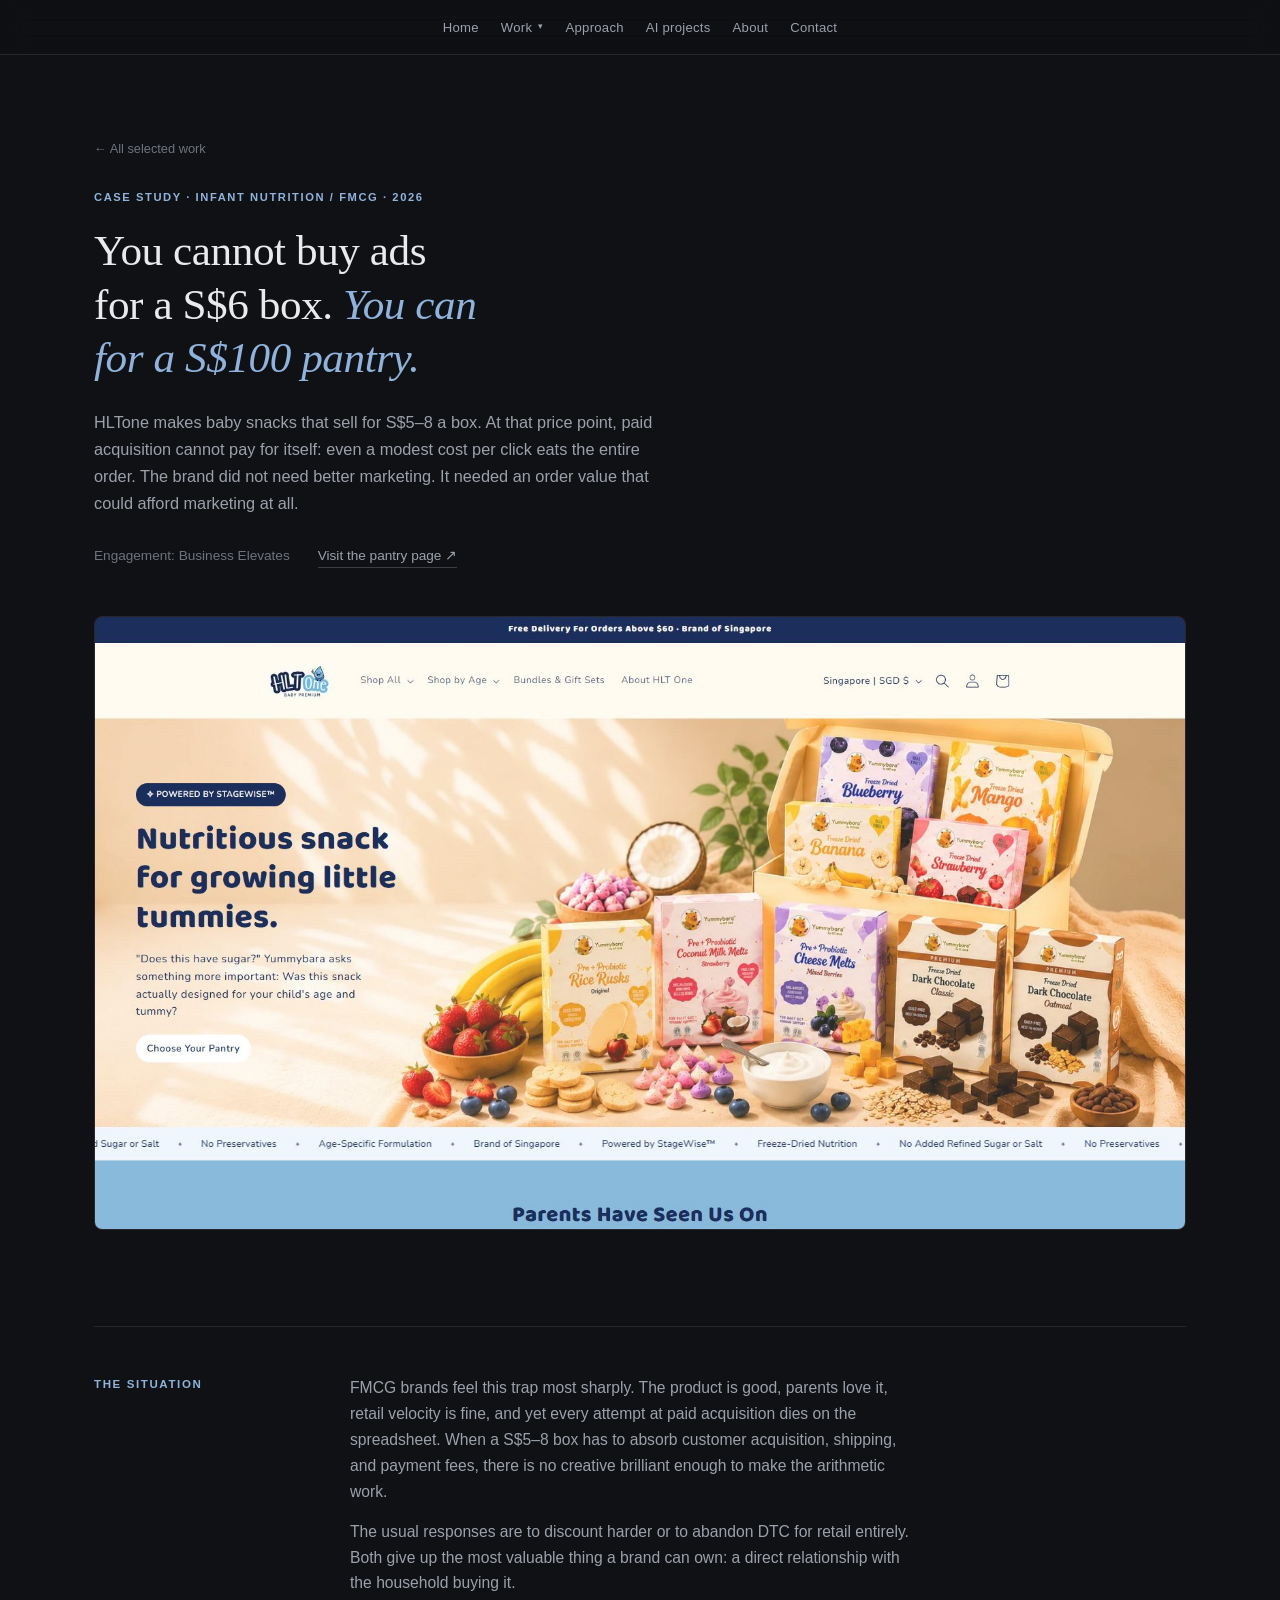
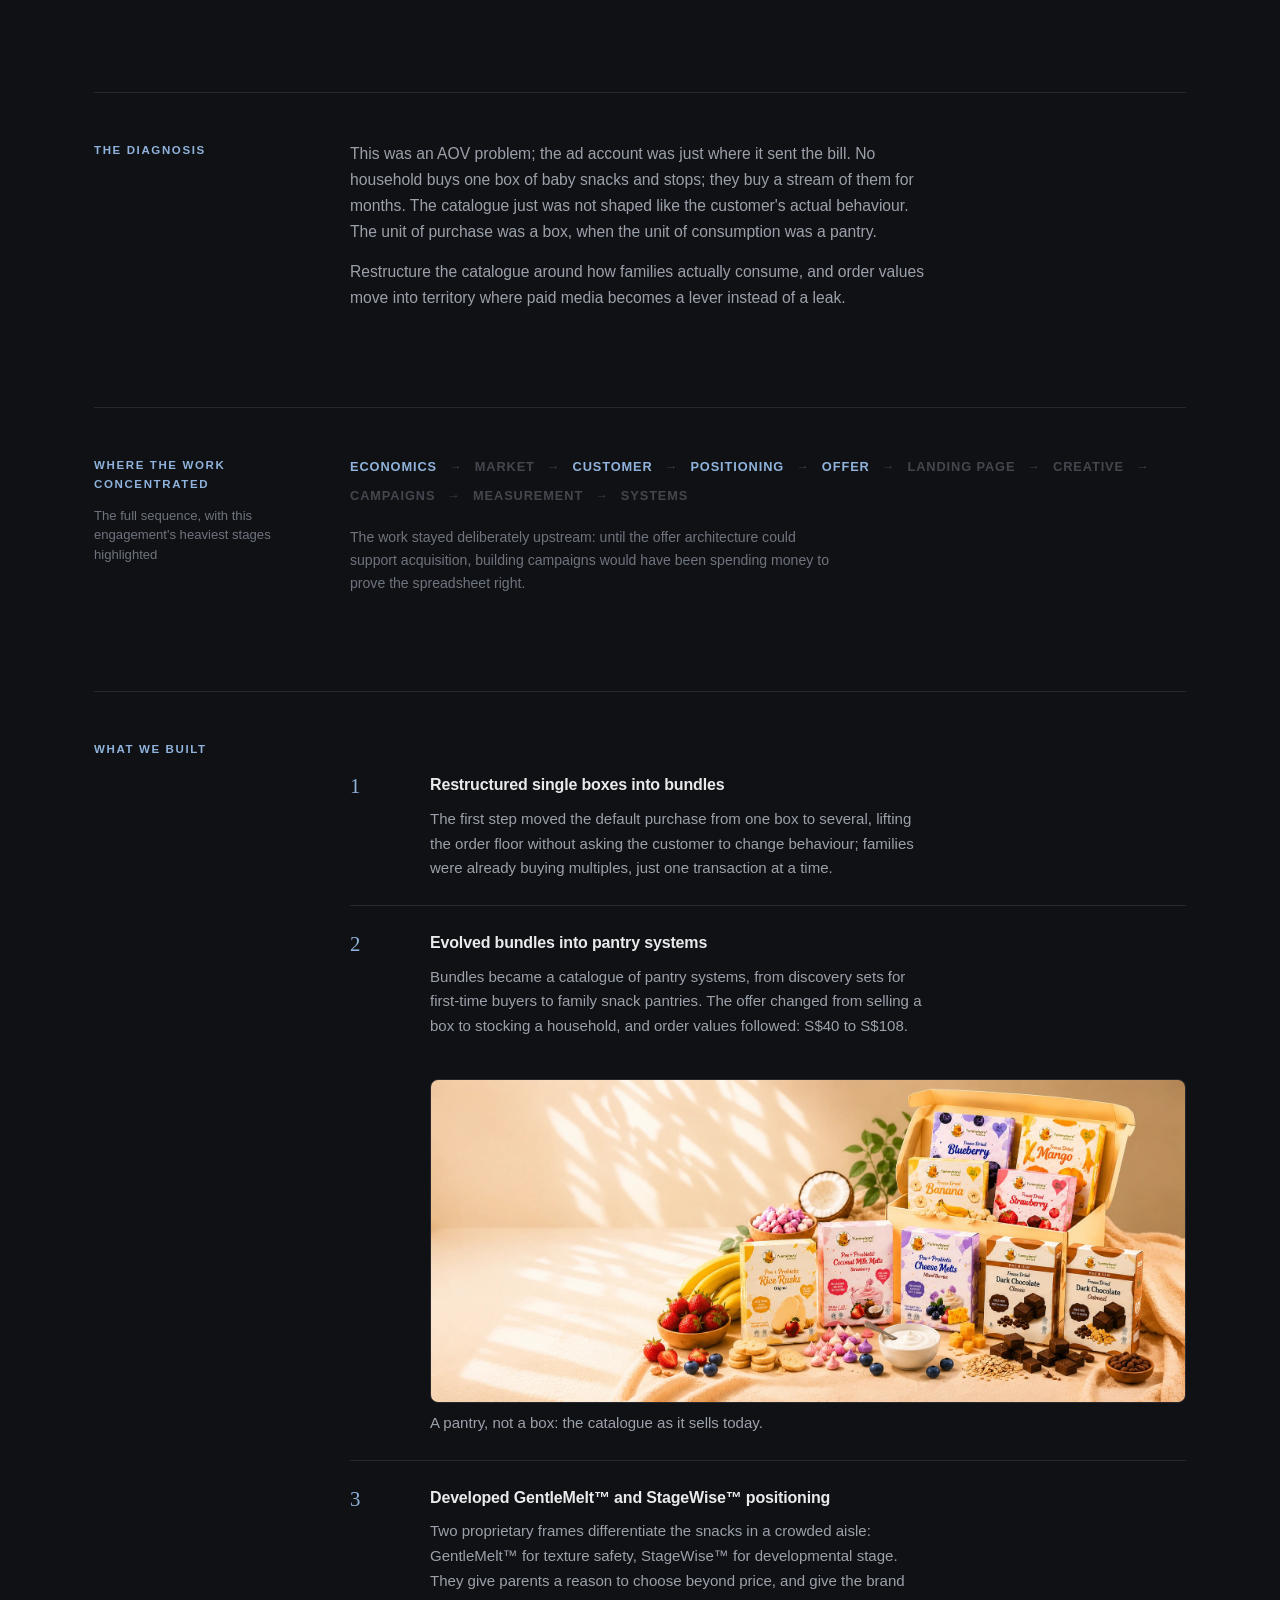
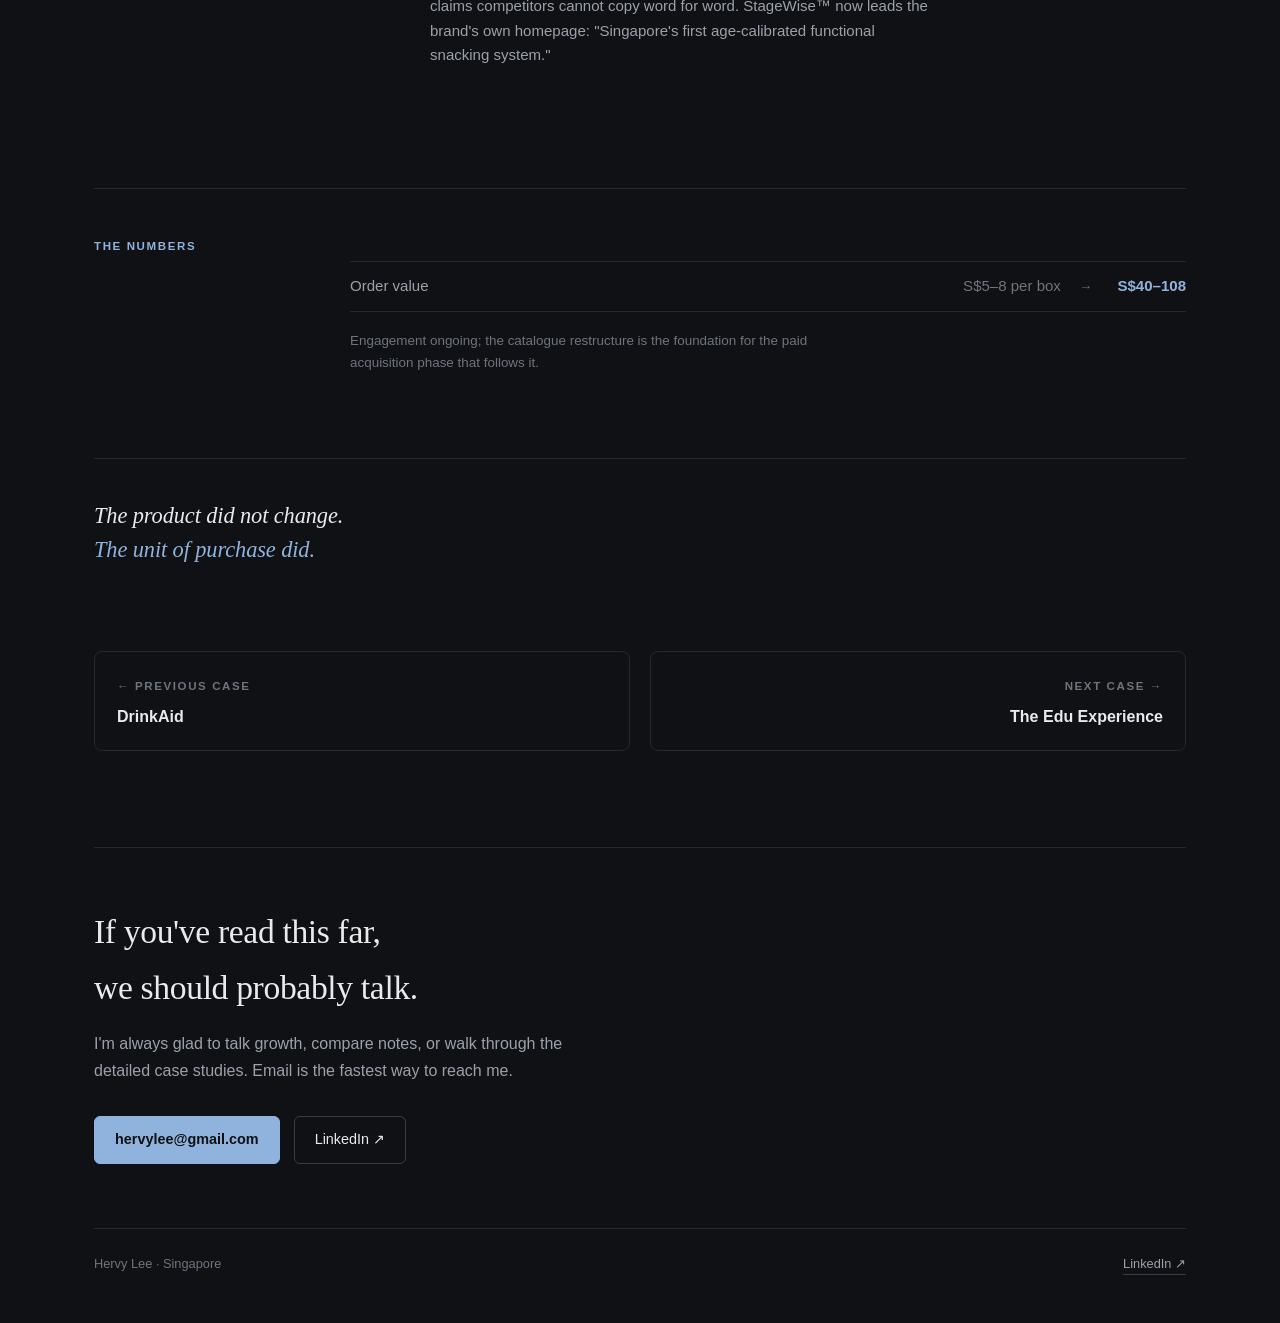
<file: work/hltone.html>
<!doctype html>
<html lang="en" data-theme="dark">
<head>
<meta charset="utf-8">
<meta name="viewport" content="width=device-width, initial-scale=1">
<title>HLTone · Case study · Hervy Lee</title>
<meta name="description" content="How restructuring a baby snack catalogue from S$5–8 boxes into pantry systems brought order values into paid-media territory, with GentleMelt™ and StageWise™ positioning.">
<link rel="icon" href="data:image/svg+xml,%3Csvg xmlns='http://www.w3.org/2000/svg' viewBox='0 0 64 64'%3E%3Crect width='64' height='64' rx='12' fill='%23101114'/%3E%3Ctext x='32' y='42' font-family='Georgia,serif' font-size='32' fill='%238FB3DC' text-anchor='middle'%3EH%3C/text%3E%3C/svg%3E">
<link rel="stylesheet" href="../assets/site.css">
</head>
<body>

<nav>
  <div class="nav-inner">
    <button class="nav-toggle" type="button" aria-label="Menu" aria-expanded="false"><span></span><span></span><span></span></button>
    <div class="nav-links">
      <a href="../index.html">Home</a>
      <div class="dropdown">
        <button type="button" aria-expanded="false" aria-haspopup="true">Work <span class="caret">▾</span></button>
        <div class="dropdown-menu">
          <a href="biohackk.html">Biohackk <span class="sub">Health &amp; wellness</span></a>
          <a href="befound.html">BeFound <span class="sub">Healthcare / beauty</span></a>
          <a href="drinkaid.html">DrinkAid <span class="sub">Consumer / DTC</span></a>
          <a href="hltone.html">HLTone <span class="sub">Infant nutrition</span></a>
          <a href="edu.html">The Edu Experience <span class="sub">Education</span></a>
          <a class="all" href="../index.html#work">All selected work</a>
        </div>
      </div>
      <a href="../index.html#approach">Approach</a>
      <a href="../index.html#projects">AI projects</a>
      <a href="../index.html#about">About</a>
      <a href="../index.html#contact">Contact</a>
    </div>
  </div>
</nav>

<div class="wrap">

  <header class="case-hero">
    <a class="crumb" href="../index.html#work">← All selected work</a>
    <div class="eyebrow">Case study · Infant nutrition / FMCG · 2026</div>
    <h1>You cannot buy ads for a S$6 box. <em>You can for a S$100 pantry.</em></h1>
    <p class="lede">HLTone makes baby snacks that sell for S$5–8 a box. At that price point, paid acquisition cannot pay for itself: even a modest cost per click eats the entire order. The brand did not need better marketing. It needed an order value that could afford marketing at all.</p>
    <div class="meta">
      <span>Engagement: Business Elevates</span>
      <a href="https://www.hltone.com/pages/pantry" rel="noopener">Visit the pantry page ↗</a>
    </div>
    <div class="case-cover reveal"><img src="../assets/hltone-pantry.jpg" alt="HLTone pantry page: a Powered by StageWise badge above the headline Nutritious snack for growing little tummies, a Choose Your Pantry button, and a spread of Yummybara snack boxes"></div>
  </header>

  <section class="prose rail">
    <div class="sec-head">
      <h2 class="sec-title">The situation</h2>
    </div>
    <p>FMCG brands feel this trap most sharply. The product is good, parents love it, retail velocity is fine, and yet every attempt at paid acquisition dies on the spreadsheet. When a S$5–8 box has to absorb customer acquisition, shipping, and payment fees, there is no creative brilliant enough to make the arithmetic work.</p>
    <p>The usual responses are to discount harder or to abandon DTC for retail entirely. Both give up the most valuable thing a brand can own: a direct relationship with the household buying it.</p>
  </section>

  <section class="prose rail">
    <div class="sec-head">
      <h2 class="sec-title">The diagnosis</h2>
    </div>
    <p>This was an AOV problem; the ad account was just where it sent the bill. No household buys one box of baby snacks and stops; they buy a stream of them for months. The catalogue just was not shaped like the customer's actual behaviour. The unit of purchase was a box, when the unit of consumption was a pantry.</p>
    <p>Restructure the catalogue around how families actually consume, and order values move into territory where paid media becomes a lever instead of a leak.</p>
  </section>

  <section class="rail">
    <div class="sec-head">
      <h2 class="sec-title">Where the work concentrated</h2>
      <span class="note">The full sequence, with this engagement's heaviest stages highlighted</span>
    </div>
    <div class="sequence reveal">
      <span class="on">Economics</span><span class="sep">→</span>
      <span class="off">Market</span><span class="sep">→</span>
      <span class="on">Customer</span><span class="sep">→</span>
      <span class="on">Positioning</span><span class="sep">→</span>
      <span class="on">Offer</span><span class="sep">→</span>
      <span class="off">Landing page</span><span class="sep">→</span>
      <span class="off">Creative</span><span class="sep">→</span>
      <span class="off">Campaigns</span><span class="sep">→</span>
      <span class="off">Measurement</span><span class="sep">→</span>
      <span class="off">Systems</span>
    </div>
    <p class="seq-note">The work stayed deliberately upstream: until the offer architecture could support acquisition, building campaigns would have been spending money to prove the spreadsheet right.</p>
  </section>

  <section class="rail">
    <div class="sec-head">
      <h2 class="sec-title">What we built</h2>
    </div>
    <div class="moves">
      <div class="move reveal">
        <div class="num">1</div>
        <div>
          <h4>Restructured single boxes into bundles</h4>
          <p>The first step moved the default purchase from one box to several, lifting the order floor without asking the customer to change behaviour; families were already buying multiples, just one transaction at a time.</p>
        </div>
      </div>
      <div class="move reveal">
        <div class="num">2</div>
        <div>
          <h4>Evolved bundles into pantry systems</h4>
          <p>Bundles became a catalogue of pantry systems, from discovery sets for first-time buyers to family snack pantries. The offer changed from selling a box to stocking a household, and order values followed: S$40 to S$108.</p>
          <div class="figure"><img src="../assets/hltone.webp" alt="HLTone pantry lineup: freeze-dried fruit boxes, rice rusks, and melts arranged around an open gift box" loading="lazy"></div>
          <p class="figcap">A pantry, not a box: the catalogue as it sells today.</p>
        </div>
      </div>
      <div class="move reveal">
        <div class="num">3</div>
        <div>
          <h4>Developed GentleMelt™ and StageWise™ positioning</h4>
          <p>Two proprietary frames differentiate the snacks in a crowded aisle: GentleMelt™ for texture safety, StageWise™ for developmental stage. They give parents a reason to choose beyond price, and give the brand claims competitors cannot copy word for word. StageWise™ now leads the brand's own homepage: "Singapore's first age-calibrated functional snacking system."</p>
        </div>
      </div>
    </div>
  </section>

  <section class="rail">
    <div class="sec-head">
      <h2 class="sec-title">The numbers</h2>
    </div>
    <div class="deltas reveal">
      <div class="delta"><span class="what">Order value</span><span class="from">S$5–8 per box</span><span class="arrow">→</span><span class="to">S$40–108</span></div>
    </div>
    <p class="footnote">Engagement ongoing; the catalogue restructure is the foundation for the paid acquisition phase that follows it.</p>
  </section>

  <div class="takeaway reveal">
    <p>The product did not change. <em>The unit of purchase did.</em></p>
  </div>

  <div class="case-nav">
    <a href="drinkaid.html"><span class="dir">← Previous case</span><span class="name">DrinkAid</span></a>
    <a class="next" href="edu.html"><span class="dir">Next case →</span><span class="name">The Edu Experience</span></a>
  </div>

  <div class="contact-panel" id="contact">
    <h2>If you've read this far, we should probably talk.</h2>
    <p>I'm always glad to talk growth, compare notes, or walk through the detailed case studies. Email is the fastest way to reach me.</p>
    <div class="hero-ctas">
      <a class="btn" href="mailto:hervylee@gmail.com">hervylee@gmail.com</a>
      <a class="btn ghost" href="https://www.linkedin.com/in/hervylee/" rel="noopener">LinkedIn ↗</a>
    </div>
  </div>

  <footer>
    <span>Hervy Lee · Singapore</span>
    <a href="https://www.linkedin.com/in/hervylee/" rel="noopener">LinkedIn ↗</a>
  </footer>

</div>

<script src="../assets/site.js"></script>

</body>
</html>
</file>
<file: assets/site.css>
:root {
  --ground: #FBFBFA;
  --panel: #F3F3F1;
  --ink: #15171B;
  --ink-2: #5C626D;
  --ink-3: #8A8F98;
  --accent: #1E3A5F;
  --accent-soft: #3E5F8A;
  --hairline: #E6E6E2;
  --hairline-strong: #C9C9C4;
  --serif: ui-serif, "New York", Georgia, "Times New Roman", serif;
  --sans: -apple-system, BlinkMacSystemFont, "SF Pro Text", "Segoe UI", Helvetica, Arial, sans-serif;
}
@media (prefers-color-scheme: dark) {
  :root {
    --ground: #101114; --panel: #16181C; --ink: #E9EAEC; --ink-2: #9BA1AB; --ink-3: #6E747E;
    --accent: #8FB3DC; --accent-soft: #6E93BD; --hairline: #26282D; --hairline-strong: #3A3D44;
  }
}
:root[data-theme="dark"] {
  --ground: #101114; --panel: #16181C; --ink: #E9EAEC; --ink-2: #9BA1AB; --ink-3: #6E747E;
  --accent: #8FB3DC; --accent-soft: #6E93BD; --hairline: #26282D; --hairline-strong: #3A3D44;
}
:root[data-theme="light"] {
  --ground: #FBFBFA; --panel: #F3F3F1; --ink: #15171B; --ink-2: #5C626D; --ink-3: #8A8F98;
  --accent: #1E3A5F; --accent-soft: #3E5F8A; --hairline: #E6E6E2; --hairline-strong: #C9C9C4;
}

* { margin: 0; padding: 0; box-sizing: border-box; }
html { background: var(--ground); scroll-behavior: smooth; }
@media (prefers-reduced-motion: reduce) { html { scroll-behavior: auto; } }
body {
  font-family: var(--sans);
  color: var(--ink);
  background: var(--ground);
  line-height: 1.65;
  font-size: 16px;
  -webkit-font-smoothing: antialiased;
}
a { color: inherit; }
a:focus-visible, button:focus-visible { outline: 2px solid var(--accent-soft); outline-offset: 3px; }
.wrap { max-width: 1140px; margin: 0 auto; padding: 0 24px; }

/* ---------- nav ---------- */
nav {
  position: sticky; top: 0; z-index: 10;
  background: color-mix(in srgb, var(--ground) 82%, transparent);
  -webkit-backdrop-filter: blur(12px); backdrop-filter: blur(12px);
  border-bottom: 1px solid var(--hairline);
}
.nav-inner {
  max-width: 1140px; margin: 0 auto; padding: 14px 24px;
  display: flex; align-items: baseline; justify-content: center; gap: 16px;
}
.nav-toggle { display: none; background: none; border: 0; cursor: pointer; padding: 10px; }
.nav-toggle span {
  display: block; width: 18px; height: 1.5px; background: var(--ink);
  transition: transform 0.25s ease, opacity 0.2s ease;
}
.nav-toggle span + span { margin-top: 5px; }
nav.open .nav-toggle span:nth-child(1) { transform: translateY(6.5px) rotate(45deg); }
nav.open .nav-toggle span:nth-child(2) { opacity: 0; }
nav.open .nav-toggle span:nth-child(3) { transform: translateY(-6.5px) rotate(-45deg); }
.nav-links { display: flex; gap: 22px; flex-wrap: wrap; align-items: baseline; }
.nav-links > a {
  font-size: 0.82rem; text-decoration: none; color: var(--ink-2);
  letter-spacing: 0.02em;
}
.nav-links > a:hover { color: var(--accent); }

/* ---------- nav dropdown ---------- */
.dropdown { position: relative; }
.dropdown > button {
  background: none; border: 0; cursor: pointer;
  font-family: inherit; font-size: 0.82rem; letter-spacing: 0.02em;
  color: var(--ink-2); padding: 0;
  display: inline-flex; align-items: center; gap: 6px;
}
.dropdown > button:hover { color: var(--accent); }
.dropdown .caret {
  font-size: 0.55rem; line-height: 1; translate: 0 -1px;
  transition: transform 0.2s ease;
}
.dropdown.open .caret { transform: rotate(180deg); }
.dropdown-menu {
  position: absolute; top: calc(100% + 12px); right: -8px;
  min-width: 232px;
  background: var(--panel);
  border: 1px solid var(--hairline);
  border-radius: 8px;
  padding: 8px;
  display: none; flex-direction: column;
  box-shadow: 0 16px 40px rgba(0, 0, 0, 0.28);
}
.dropdown.open .dropdown-menu,
.dropdown:focus-within .dropdown-menu { display: flex; }
@media (hover: hover) {
  .dropdown:hover .dropdown-menu { display: flex; }
}
.dropdown-menu a {
  padding: 8px 12px; border-radius: 5px; text-decoration: none;
  font-size: 0.86rem; color: var(--ink);
  display: flex; align-items: baseline; justify-content: space-between; gap: 14px;
}
.dropdown-menu a .sub { font-size: 0.72rem; color: var(--ink-3); white-space: nowrap; }
.dropdown-menu a:hover { background: color-mix(in srgb, var(--accent) 12%, transparent); color: var(--accent); }
.dropdown-menu a:hover .sub { color: var(--accent-soft); }
.dropdown-menu .all {
  margin-top: 6px; padding-top: 10px;
  border-top: 1px solid var(--hairline);
  color: var(--ink-2); font-size: 0.8rem;
}
@media (max-width: 640px) {
  .nav-inner { justify-content: flex-end; padding: 8px 16px; }
  .nav-toggle { display: block; }
  .nav-links { display: none; }
  nav.open .nav-links {
    display: flex; flex-direction: column; align-items: flex-start; gap: 2px;
    position: absolute; top: 100%; left: 0; right: 0;
    background: color-mix(in srgb, var(--ground) 96%, transparent);
    -webkit-backdrop-filter: blur(14px); backdrop-filter: blur(14px);
    border-bottom: 1px solid var(--hairline);
    padding: 8px 24px 20px;
  }
  .nav-links > a { padding: 10px 0; font-size: 0.95rem; }
  .dropdown > button { display: none; }
  .dropdown-menu, .dropdown.open .dropdown-menu, .dropdown:focus-within .dropdown-menu {
    display: flex; position: static; min-width: 0;
    background: transparent; border: 0; box-shadow: none; padding: 0;
  }
  .dropdown-menu a { padding: 10px 0; font-size: 0.95rem; border-radius: 0; }
  .dropdown-menu a:hover { background: transparent; }
  .dropdown-menu .all { border-top: 0; margin-top: 0; padding-top: 10px; }
}

/* ---------- hero ---------- */
header.hero { padding: 96px 0 72px; }
.eyebrow {
  font-size: 0.7rem; font-weight: 600; text-transform: uppercase;
  letter-spacing: 0.14em; color: var(--accent);
}
.hero h1, .intro h1 {
  margin-top: 20px;
  font-family: var(--serif);
  font-weight: 500;
  font-size: clamp(1.9rem, 5.2vw, 3.1rem);
  line-height: 1.22;
  letter-spacing: -0.01em;
  text-wrap: balance;
  max-width: 21ch;
}
.hero h1 em, .intro h1 em { font-style: italic; color: var(--accent); }

/* ---------- animated "growth" word ---------- */
.gw { position: relative; display: inline-block; white-space: nowrap; }
.gw .l { display: inline-block; transform-origin: 50% 100%; }
.gw svg {
  position: absolute; left: 0; bottom: -0.18em;
  width: 100%; height: 0.42em;
  overflow: visible; pointer-events: none;
}
.gw path {
  fill: none; stroke: var(--accent-soft); stroke-width: 1.5;
  vector-effect: non-scaling-stroke; stroke-linecap: round;
}
.gw circle { fill: var(--accent); transform-box: fill-box; transform-origin: center; }
.gw.play .l { animation: gw-grow 0.55s cubic-bezier(0.16, 1, 0.3, 1) both; }
.gw.play .l:nth-child(1) { animation-delay: 0.10s; }
.gw.play .l:nth-child(2) { animation-delay: 0.17s; }
.gw.play .l:nth-child(3) { animation-delay: 0.24s; }
.gw.play .l:nth-child(4) { animation-delay: 0.31s; }
.gw.play .l:nth-child(5) { animation-delay: 0.38s; }
.gw.play .l:nth-child(6) { animation-delay: 0.45s; }
.gw.play svg { animation: gw-draw 0.7s ease-out 0.65s both; }
.gw.play circle {
  opacity: 0;
  animation: gw-dot-in 0.3s ease-out 1.3s forwards, gw-pulse 3.2s ease-in-out 1.7s infinite;
}
@keyframes gw-grow { from { opacity: 0; transform: translateY(0.45em) scale(0.6); } }
@keyframes gw-draw {
  from { clip-path: inset(-80% 105% -80% -5%); }
  to { clip-path: inset(-80% -10% -80% -5%); }
}
@keyframes gw-dot-in { from { opacity: 0; transform: scale(0.4); } to { opacity: 1; } }
@keyframes gw-pulse {
  0%, 100% { transform: scale(1); opacity: 1; }
  50% { transform: scale(1.4); opacity: 0.7; }
}
@media (prefers-reduced-motion: reduce) {
  .gw.play .l, .gw.play svg, .gw.play circle { animation: none; }
  .gw.play circle { opacity: 1; }
}

/* ---------- cinematic hero ---------- */
.cine {
  min-height: calc(94svh - 54px);
  display: flex; flex-direction: column; align-items: center; justify-content: center;
  position: relative; text-align: center;
  padding: 48px 24px 64px;
  background: radial-gradient(ellipse 62% 46% at 50% 44%, color-mix(in srgb, var(--accent) 7%, transparent), transparent 72%);
}
.cine .gw {
  font-family: var(--serif);
  font-weight: 500;
  font-size: clamp(4.2rem, 19vw, 13rem);
  line-height: 1.05;
  letter-spacing: -0.03em;
  color: var(--ink);
}
.cine .gw path { stroke-width: 2; }
.cine .gw.play .l { animation-duration: 0.7s; }
.cine .gw.play .l:nth-child(1) { animation-delay: 0.20s; }
.cine .gw.play .l:nth-child(2) { animation-delay: 0.29s; }
.cine .gw.play .l:nth-child(3) { animation-delay: 0.38s; }
.cine .gw.play .l:nth-child(4) { animation-delay: 0.47s; }
.cine .gw.play .l:nth-child(5) { animation-delay: 0.56s; }
.cine .gw.play .l:nth-child(6) { animation-delay: 0.65s; }
.cine .gw.play svg { animation-delay: 0.95s; animation-duration: 0.9s; }
.cine .gw.play circle { animation-delay: 1.9s, 2.4s; }
.cine-eyebrow { margin-top: 40px; }
.scroll-cue {
  position: absolute; bottom: 26px; left: 50%; margin-left: -0.5px;
  display: block; width: 1px; height: 46px; overflow: hidden;
}
.scroll-cue span {
  display: block; width: 1px; height: 100%;
  background: linear-gradient(var(--accent-soft), transparent);
  animation: cue 2.6s ease-in-out infinite;
}
@keyframes cue {
  0% { transform: translateY(-100%); }
  55%, 100% { transform: translateY(100%); }
}
@media (prefers-reduced-motion: reduce) { .scroll-cue span { animation: none; } }

.intro { padding-top: 40px; }
.intro h1 { margin-top: 0; }
.intro .metrics { margin-top: 56px; }
.hero .lede, .intro .lede { margin-top: 26px; color: var(--ink-2); max-width: 60ch; font-size: 1.02rem; }
.hero-ctas { margin-top: 32px; display: flex; gap: 14px; flex-wrap: wrap; align-items: center; }
.btn {
  display: inline-block; text-decoration: none; font-size: 0.9rem; font-weight: 600;
  padding: 11px 20px; border-radius: 6px;
  background: var(--accent); color: var(--ground);
  border: 1px solid var(--accent);
}
.btn:hover { background: var(--accent-soft); border-color: var(--accent-soft); }
.btn:active { transform: translateY(1px); }
.btn.ghost { background: transparent; color: var(--ink); border: 1px solid var(--hairline-strong); font-weight: 500; }
.btn.ghost:hover { border-color: var(--accent); color: var(--accent); background: transparent; }

/* ---------- metrics ---------- */
.metrics {
  display: grid; grid-template-columns: repeat(4, 1fr); gap: 28px 24px;
  padding: 32px 0; border-top: 1px solid var(--hairline); border-bottom: 1px solid var(--hairline);
}
.metric .value {
  font-size: 1.8rem; font-weight: 620; letter-spacing: -0.02em;
  font-variant-numeric: tabular-nums; line-height: 1.15;
}
.metric .label { margin-top: 5px; font-size: 0.82rem; color: var(--ink-3); line-height: 1.45; }
@media (max-width: 620px) { .metrics { grid-template-columns: repeat(2, 1fr); } }
.metrics.reveal .metric { opacity: 0; transform: translateY(12px); transition: opacity 0.5s ease, transform 0.5s ease; }
.metrics.reveal.in .metric { opacity: 1; transform: none; }
.metrics.reveal.in .metric:nth-child(2) { transition-delay: 70ms; }
.metrics.reveal.in .metric:nth-child(3) { transition-delay: 140ms; }
.metrics.reveal.in .metric:nth-child(4) { transition-delay: 210ms; }

/* ---------- sections ---------- */
section { padding: 84px 0 0; }
.sec-head { display: flex; align-items: baseline; justify-content: space-between; gap: 16px;
  padding-bottom: 12px; border-bottom: 1px solid var(--hairline); margin-bottom: 40px; }
.sec-head .note { font-size: 0.82rem; color: var(--ink-3); }

/* ---------- editorial rail sections ---------- */
.rail {
  display: grid;
  grid-template-columns: 200px minmax(0, 1fr);
  column-gap: 56px;
  border-top: 1px solid var(--hairline);
}
section.rail { margin-top: clamp(64px, 9vw, 96px); padding: clamp(40px, 6vw, 48px) 0 0; }
.rail > .sec-head {
  grid-column: 1;
  grid-row: 1 / span 99;
  align-self: start;
  position: sticky;
  top: 96px;
  display: block;
  border-bottom: 0;
  padding-bottom: 0;
  margin-bottom: 0;
}
.rail > .sec-head .note { display: block; margin-top: 12px; line-height: 1.5; }
.rail > :not(.sec-head) { grid-column: 2; }
@media (max-width: 880px) {
  .rail { display: block; }
  .rail > .sec-head { position: static; margin-bottom: 32px; }
}
h2.sec-title { font-size: 0.72rem; font-weight: 600; text-transform: uppercase; letter-spacing: 0.14em; color: var(--accent); }

/* ---------- work (index cards) ---------- */
.case { display: grid; grid-template-columns: 1fr; gap: 0; }
.case + .case { margin-top: clamp(48px, 7vw, 64px); padding-top: clamp(48px, 7vw, 64px); border-top: 1px solid var(--hairline); }
.cover {
  display: block; margin-bottom: 26px;
  aspect-ratio: 16 / 9; overflow: hidden;
  border: 1px solid var(--hairline); border-radius: 8px;
  background: var(--panel);
}
.cover img {
  display: block; width: 100%; height: 100%;
  object-fit: cover; object-position: center top;
  transition: transform 0.6s ease;
}
.cover:hover img { transform: scale(1.02); }
@media (prefers-reduced-motion: reduce) { .cover img { transition: none; } .cover:hover img { transform: none; } }
.case-head { display: flex; flex-wrap: wrap; align-items: baseline; gap: 6px 14px; }
.case h3 { font-size: 1.25rem; font-weight: 640; letter-spacing: -0.015em; }
.case h3 a { text-decoration: none; border-bottom: 1px solid var(--hairline-strong); }
.case h3 a:hover { color: var(--accent); border-bottom-color: var(--accent); }
.case .tag { font-size: 0.8rem; color: var(--ink-3); }
.case .story { margin-top: 14px; font-size: 0.98rem; color: var(--ink-2); max-width: 66ch; }
.deltas { margin-top: 24px; }
.delta {
  display: grid; grid-template-columns: 1fr auto auto auto; gap: 18px; align-items: baseline;
  padding: 12px 0; border-top: 1px solid var(--hairline); font-size: 0.94rem;
}
.delta:last-child { border-bottom: 1px solid var(--hairline); }
.delta .what { color: var(--ink-2); }
.delta .from { color: var(--ink-3); font-variant-numeric: tabular-nums; text-align: right; }
.delta .arrow { color: var(--ink-3); font-size: 0.82rem; }
.delta .to { color: var(--accent); font-weight: 640; font-variant-numeric: tabular-nums; text-align: right; min-width: 76px; }
.facts { margin-top: 24px; display: flex; flex-wrap: wrap; gap: 10px 32px; font-size: 0.92rem; }
.facts .fact strong { font-weight: 640; font-variant-numeric: tabular-nums; }
.facts .fact span { color: var(--ink-3); }
.footnote { margin-top: 18px; font-size: 0.84rem; color: var(--ink-3); max-width: 64ch; }
.case-link {
  display: inline-block; margin-top: 24px;
  font-size: 0.9rem; font-weight: 600; text-decoration: none;
  color: var(--accent); border-bottom: 1px solid var(--accent-soft);
}
.case-link:hover { color: var(--accent-soft); }

/* ---------- approach ---------- */
.sequence {
  display: flex; flex-wrap: wrap; align-items: baseline; gap: 8px 12px;
  font-size: 0.8rem; font-weight: 560; letter-spacing: 0.07em; text-transform: uppercase;
  color: var(--ink-2);
}
.sequence .sep { color: var(--hairline-strong); font-weight: 400; }
.sequence .on { color: var(--accent); }
.sequence .off { color: var(--ink-3); opacity: 0.55; }
/* ---------- process journey ---------- */
.journey { position: relative; padding-left: 32px; max-width: 640px; }
.journey::before {
  content: ""; position: absolute; left: 3px; top: 14px; bottom: 14px;
  width: 1px; background: var(--hairline-strong);
}
.stage { position: relative; padding: 9px 0; }
.stage.has-note { padding: 18px 0 28px; }
.stage::before {
  content: ""; position: absolute; left: -32px; top: 17px;
  width: 7px; height: 7px; border-radius: 50%;
  background: var(--ink-3);
}
.stage.has-note::before {
  top: 26px;
  background: var(--accent);
  box-shadow: 0 0 0 4px color-mix(in srgb, var(--accent) 16%, transparent);
}
.stage-head { display: flex; align-items: baseline; gap: 16px; }
.s-num {
  font-family: var(--serif); font-size: 1.05rem; color: var(--ink-3);
  font-variant-numeric: tabular-nums; min-width: 30px; line-height: 1.4;
}
.has-note .s-num { color: var(--accent); }
.s-name {
  font-size: 0.78rem; font-weight: 600; letter-spacing: 0.09em;
  text-transform: uppercase; color: var(--ink-3);
}
.has-note .s-name { color: var(--ink); }
.stage-line { margin-top: 6px; padding-left: 46px; font-size: 0.88rem; color: var(--ink-3); max-width: 54ch; }
.stage-note { margin-top: 10px; padding-left: 46px; max-width: 58ch; }
.stage-note h4 { font-size: 0.98rem; font-weight: 640; letter-spacing: -0.01em; }
.stage-note p { margin-top: 8px; font-size: 0.93rem; color: var(--ink-2); }
@media (max-width: 620px) {
  .journey { padding-left: 24px; }
  .stage::before { left: -24px; }
  .stage-note, .stage-line { padding-left: 0; }
}

/* ---------- about ---------- */
.about-grid { display: grid; grid-template-columns: 3fr 2fr; gap: 48px; }
@media (max-width: 680px) { .about-grid { grid-template-columns: 1fr; } }
.about p + p { margin-top: 14px; }
.about p { color: var(--ink-2); font-size: 0.98rem; max-width: 60ch; }
.side-list h4 {
  font-size: 0.7rem; font-weight: 600; text-transform: uppercase; letter-spacing: 0.14em;
  color: var(--accent); margin-bottom: 12px;
}
.side-list ul { list-style: none; display: flex; flex-direction: column; gap: 8px; font-size: 0.9rem; color: var(--ink-2); }
.side-list li { padding-left: 16px; position: relative; }
.side-list li::before { content: ""; position: absolute; left: 0; top: 0.68em; width: 5px; height: 1px; background: var(--accent-soft); }
.side-list + .side-list { margin-top: 32px; }

/* ---------- contact ---------- */
.contact-panel {
  margin-top: clamp(64px, 9vw, 96px); padding: clamp(40px, 6vw, 56px) 0 clamp(48px, 7vw, 64px);
  border-top: 1px solid var(--hairline);
}
.contact-panel h2 {
  font-family: var(--serif); font-weight: 500;
  font-size: clamp(1.5rem, 3.6vw, 2.1rem); letter-spacing: -0.01em;
  text-wrap: balance; max-width: 26ch;
}
.contact-panel p { margin-top: 16px; color: var(--ink-2); max-width: 56ch; }

footer {
  border-top: 1px solid var(--hairline);
  padding: 24px 0 48px;
  font-size: 0.8rem; color: var(--ink-3);
  display: flex; justify-content: space-between; flex-wrap: wrap; gap: 8px;
}
footer a { color: var(--ink-2); text-decoration: none; border-bottom: 1px solid var(--hairline-strong); }
footer a:hover { color: var(--accent); border-bottom-color: var(--accent); }

/* ---------- case study pages ---------- */
.case-hero { padding: clamp(56px, 8vw, 80px) 0 0; }
.case-hero .crumb {
  font-size: 0.8rem; color: var(--ink-3); text-decoration: none;
}
.case-hero .crumb:hover { color: var(--accent); }
.case-hero .eyebrow { margin-top: 26px; }
.case-hero h1 {
  margin-top: 18px;
  font-family: var(--serif);
  font-weight: 500;
  font-size: clamp(1.8rem, 4.6vw, 2.7rem);
  line-height: 1.24;
  letter-spacing: -0.01em;
  text-wrap: balance;
  max-width: 24ch;
}
.case-hero h1 em { font-style: italic; color: var(--accent); }
.case-hero .lede { margin-top: 24px; color: var(--ink-2); max-width: 62ch; font-size: 1.02rem; }
.case-hero .meta {
  margin-top: 28px; display: flex; flex-wrap: wrap; gap: 8px 28px;
  font-size: 0.85rem; color: var(--ink-3);
}
.case-hero .meta a { color: var(--ink-2); text-decoration: none; border-bottom: 1px solid var(--hairline-strong); }
.case-hero .meta a:hover { color: var(--accent); border-bottom-color: var(--accent); }
.case-cover {
  margin-top: clamp(32px, 5vw, 48px);
  aspect-ratio: 16 / 9; overflow: hidden;
  border: 1px solid var(--hairline); border-radius: 8px;
  background: var(--panel);
}
.case-cover img { display: block; width: 100%; height: 100%; object-fit: cover; object-position: center top; }

.prose p { color: var(--ink-2); font-size: 0.98rem; max-width: 66ch; }
.prose p + p { margin-top: 14px; }
.prose strong { color: var(--ink); font-weight: 620; }

.seq-note { margin-top: 20px; font-size: 0.88rem; color: var(--ink-3); max-width: 62ch; }

.moves { margin-top: 8px; display: flex; flex-direction: column; }
.move {
  display: grid; grid-template-columns: 56px 1fr; gap: 8px 24px;
  padding: 24px 0;
}
.move + .move { border-top: 1px solid var(--hairline); }
.move .num {
  font-family: var(--serif); font-size: 1.3rem; color: var(--accent);
  font-variant-numeric: tabular-nums; line-height: 1.3;
}
.move h4 { font-size: 1rem; font-weight: 640; letter-spacing: -0.01em; }
.move p { margin-top: 8px; font-size: 0.94rem; color: var(--ink-2); max-width: 60ch; }
@media (max-width: 620px) {
  .move { grid-template-columns: 1fr; gap: 4px; }
  .move .num { font-size: 1.1rem; }
}

.takeaway {
  margin-top: clamp(64px, 9vw, 84px); padding: 40px 0 0;
  border-top: 1px solid var(--hairline);
}
.takeaway p {
  font-family: var(--serif); font-style: italic;
  font-size: clamp(1.15rem, 2.6vw, 1.4rem); line-height: 1.5;
  letter-spacing: -0.005em; text-wrap: balance;
  max-width: 30ch; color: var(--ink);
}
.takeaway p em { color: var(--accent); font-style: italic; }

.case-nav {
  margin-top: clamp(64px, 9vw, 84px);
  display: grid; grid-template-columns: 1fr 1fr; gap: 20px;
}
@media (max-width: 620px) { .case-nav { grid-template-columns: 1fr; } }
.case-nav a {
  display: block; text-decoration: none;
  border: 1px solid var(--hairline); border-radius: 8px;
  padding: 20px 22px;
}
.case-nav a:hover { border-color: var(--accent-soft); }
.case-nav .dir { font-size: 0.72rem; font-weight: 600; text-transform: uppercase; letter-spacing: 0.14em; color: var(--ink-3); }
.case-nav a:hover .dir { color: var(--accent); }
.case-nav .name { display: block; margin-top: 6px; font-weight: 640; font-size: 1rem; }
.case-nav .next { text-align: right; }

/* ---------- case page extras ---------- */
.case-cover.wide { aspect-ratio: 21 / 9; }
.case-cover.wide img { object-position: center; }
.crop-right { object-position: right center !important; }

.sim-wrap { margin-top: 8px; overflow-x: auto; }
.tbl-title { font-size: 0.95rem; font-weight: 640; letter-spacing: -0.01em; margin-bottom: 4px; }
.sim-wrap + .tbl-title { margin-top: 44px; }
table.sim {
  width: 100%; min-width: 620px;
  border-collapse: collapse;
  font-size: 0.88rem; font-variant-numeric: tabular-nums;
}
.sim th {
  font-size: 0.68rem; font-weight: 600; text-transform: uppercase; letter-spacing: 0.09em;
  color: var(--ink-3); text-align: right; padding: 8px 12px 10px;
  border-bottom: 1px solid var(--hairline-strong); white-space: nowrap;
}
.sim td { padding: 10px 12px; border-bottom: 1px solid var(--hairline); color: var(--ink-2); text-align: right; white-space: nowrap; }
.sim th:first-child, .sim td:first-child { text-align: left; padding-left: 0; }
.sim th:last-child, .sim td:last-child { padding-right: 0; }
.sim .neg { color: var(--ink-3); }
.sim .pos { color: var(--accent); font-weight: 620; }
.sim tr.live td { background: color-mix(in srgb, var(--accent) 8%, transparent); color: var(--ink); }
.sim .badge {
  display: inline-block; font-size: 0.62rem; font-weight: 600; text-transform: uppercase;
  letter-spacing: 0.09em; color: var(--accent);
  border: 1px solid var(--accent-soft); border-radius: 999px;
  padding: 1px 8px; margin-left: 10px; vertical-align: middle;
}
.figcap { margin-top: 14px; font-size: 0.82rem; color: var(--ink-3); max-width: 64ch; }

.figure { margin-top: 40px; border: 1px solid var(--hairline); border-radius: 8px; overflow: hidden; background: var(--panel); }
.figure img { display: block; width: 100%; height: auto; }

/* ---------- reveal motion ---------- */
.reveal { opacity: 0; transform: translateY(14px); transition: opacity 0.55s ease, transform 0.55s ease; }
.reveal.in { opacity: 1; transform: none; }
@media (prefers-reduced-motion: reduce) {
  .reveal { opacity: 1; transform: none; transition: none; }
  .metrics.reveal .metric { opacity: 1; transform: none; transition: none; }
}
</file>
